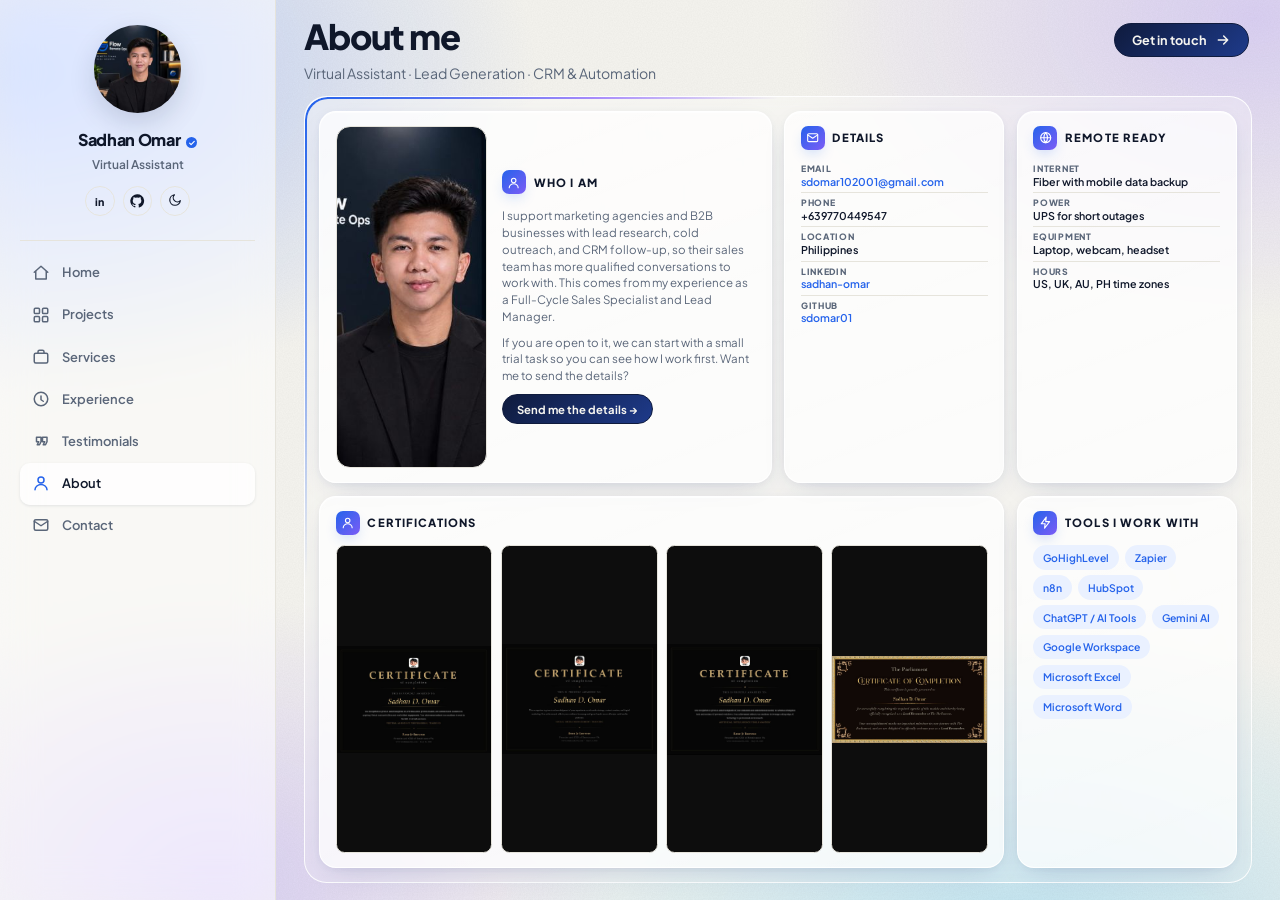
<file: about.html>
<!DOCTYPE html>
<html lang="en" data-theme="light" class="home-page fit-page">
<head>
<meta charset="UTF-8">
<meta name="viewport" content="width=device-width, initial-scale=1.0, viewport-fit=cover">
<title>About | Sadhan Omar</title>
<meta name="description" content="About Sadhan Omar, virtual assistant for lead generation, CRM and automation.">
<script>try{var t=localStorage.getItem('theme');if(t==='dark'||t==='light')document.documentElement.setAttribute('data-theme',t)}catch(e){}</script>
<link rel="preconnect" href="https://fonts.googleapis.com">
<link rel="preconnect" href="https://fonts.gstatic.com" crossorigin>
<link href="https://fonts.googleapis.com/css2?family=Plus+Jakarta+Sans:wght@400;500;600;700;800&family=Space+Grotesk:wght@500;600;700&display=swap" rel="stylesheet">
<link rel="stylesheet" href="styles.css">
</head>
<body class="home">
<div class="app">
  <aside class="side">
    <div class="prof">
      <div class="avatar" role="img" aria-label="Portrait of Sadhan Omar"></div>
      <a class="name" href="index.html">Sadhan Omar<span class="vf"><svg viewBox="0 0 24 24"><path d="M5 12.5l4.5 4.5L19 7.5"/></svg></span></a>
      <div class="role">Virtual Assistant</div>
      <div class="sub">B2B Lead Generation · CRM &amp; Automation</div>
      <div class="icons">
        <a class="ibtn" href="https://www.linkedin.com/in/sadhan-omar-b422b1380" target="_blank" rel="noopener" aria-label="LinkedIn">in</a>
        <a class="ibtn" href="https://github.com/sdomar01" target="_blank" rel="noopener" aria-label="GitHub"><svg class="fill" viewBox="0 0 24 24" aria-hidden="true"><path d="M12 .5a11.5 11.5 0 00-3.64 22.41c.58.1.79-.25.79-.56v-2c-3.2.7-3.88-1.37-3.88-1.37-.52-1.33-1.28-1.69-1.28-1.69-1.04-.71.08-.7.08-.7 1.15.08 1.76 1.19 1.76 1.19 1.03 1.76 2.69 1.25 3.35.96.1-.75.4-1.25.73-1.54-2.55-.29-5.24-1.28-5.24-5.69 0-1.26.45-2.28 1.19-3.09-.12-.29-.52-1.46.11-3.05 0 0 .97-.31 3.17 1.18a11 11 0 015.77 0c2.2-1.49 3.17-1.18 3.17-1.18.63 1.59.23 2.76.11 3.05.74.81 1.19 1.83 1.19 3.09 0 4.42-2.69 5.39-5.26 5.68.41.36.78 1.06.78 2.14v3.17c0 .31.21.67.8.56A11.5 11.5 0 0012 .5z"/></svg></a>
        <button class="ibtn" id="theme" type="button" aria-label="Switch to dark mode"><span class="moon"><svg viewBox="0 0 24 24" aria-hidden="true"><path d="M21 13A9 9 0 1111 3a7 7 0 0010 10z"/></svg></span><span class="sun"><svg viewBox="0 0 24 24" aria-hidden="true"><circle cx="12" cy="12" r="4"/><path d="M12 2v2M12 20v2M4.9 4.9l1.4 1.4M17.7 17.7l1.4 1.4M2 12h2M20 12h2M4.9 19.1l1.4-1.4M17.7 6.3l1.4-1.4"/></svg></span></button>
      </div>
    </div>
    <nav class="menu" aria-label="Portfolio pages"><a href="index.html"><svg viewBox="0 0 24 24" aria-hidden="true"><path d="M3 11l9-8 9 8"/><path d="M5 10v10h14V10"/></svg>Home</a><a href="projects.html"><svg viewBox="0 0 24 24" aria-hidden="true"><rect x="3" y="3" width="7" height="7" rx="1.5"/><rect x="14" y="3" width="7" height="7" rx="1.5"/><rect x="3" y="14" width="7" height="7" rx="1.5"/><rect x="14" y="14" width="7" height="7" rx="1.5"/></svg>Projects</a><a href="services.html"><svg viewBox="0 0 24 24" aria-hidden="true"><rect x="3" y="7" width="18" height="13" rx="2"/><path d="M8 7V5a2 2 0 012-2h4a2 2 0 012 2v2"/></svg>Services</a><a href="experience.html"><svg viewBox="0 0 24 24" aria-hidden="true"><path d="M12 8v5l3 2"/><circle cx="12" cy="12" r="9"/></svg>Experience</a><a href="testimonials.html"><svg viewBox="0 0 24 24" aria-hidden="true"><path d="M7 17h3l2-4V7H6v6h3zM15 17h3l2-4V7h-6v6h3z"/></svg>Testimonials</a><a href="about.html" aria-current="page"><svg viewBox="0 0 24 24" aria-hidden="true"><circle cx="12" cy="8" r="4"/><path d="M4 21c0-4 4-7 8-7s8 3 8 7"/></svg>About</a><a href="contact.html"><svg viewBox="0 0 24 24" aria-hidden="true"><rect x="3" y="5" width="18" height="14" rx="2"/><path d="M3 7l9 6 9-6"/></svg>Contact</a></nav>
  </aside>
  <div class="content">
    <div class="topbar"><span class="crumb">About</span><a class="btn" href="contact.html">Get in touch <svg viewBox="0 0 24 24" aria-hidden="true"><path d="M5 12h14M13 6l6 6-6 6"/></svg></a></div>
    <div class="home-wrap">
<div class="hh"><h1>About me</h1><p>Virtual Assistant · Lead Generation · CRM &amp; Automation</p></div>
<section class="bento2 ab">
<div class="bt ab-intro"><div class="about-photo sm" role="img" aria-label="Portrait of Sadhan Omar"></div><div class="ab-txt"><div class="bt-h"><span class="bi"><svg viewBox="0 0 24 24" aria-hidden="true"><circle cx="12" cy="8" r="4"/><path d="M4 21c0-4 4-7 8-7s8 3 8 7"/></svg></span><h2>Who I am</h2></div>
<p class="bt-d">I support marketing agencies and B2B businesses with lead research, cold outreach, and CRM follow-up, so their sales team has more qualified conversations to work with. This comes from my experience as a Full-Cycle Sales Specialist and Lead Manager.</p>
<p class="bt-d">If you are open to it, we can start with a small trial task so you can see how I work first. Want me to send the details?</p>
<a class="btn sm" href="contact.html">Send me the details &rarr;</a></div></div>
<div class="bt ab-det"><div class="bt-h"><span class="bi"><svg viewBox="0 0 24 24" aria-hidden="true"><rect x="3" y="5" width="18" height="14" rx="2"/><path d="M3 7l9 6 9-6"/></svg></span><h2>Details</h2></div><ul class="dl2">
<li><span>Email</span><a href="mailto:sdomar102001@gmail.com">sdomar102001@gmail.com</a></li><li><span>Phone</span>+639770449547</li><li><span>Location</span>Philippines</li>
<li><span>LinkedIn</span><a href="https://www.linkedin.com/in/sadhan-omar-b422b1380" target="_blank" rel="noopener">sadhan-omar</a></li><li><span>GitHub</span><a href="https://github.com/sdomar01" target="_blank" rel="noopener">sdomar01</a></li></ul></div>
<div class="bt ab-rem"><div class="bt-h"><span class="bi"><svg viewBox="0 0 24 24" aria-hidden="true"><circle cx="12" cy="12" r="9"/><path d="M3 12h18M12 3a14 14 0 010 18M12 3a14 14 0 000 18"/></svg></span><h2>Remote ready</h2></div><ul class="dl2">
<li><span>Internet</span>Fiber with mobile data backup</li><li><span>Power</span>UPS for short outages</li><li><span>Equipment</span>Laptop, webcam, headset</li><li><span>Hours</span>US, UK, AU, PH time zones</li></ul></div>
<div class="bt ab-cert" id="certs"><div class="bt-h"><span class="bi"><svg viewBox="0 0 24 24" aria-hidden="true"><circle cx="12" cy="8" r="4"/><path d="M4 21c0-4 4-7 8-7s8 3 8 7"/></svg></span><h2>Certifications</h2></div><div class="czgrid"><figure class="shot cz"><img src="[data-uri]" alt="Certificate" loading="lazy"></figure><figure class="shot cz"><img src="[data-uri]" alt="Certificate" loading="lazy"></figure><figure class="shot cz"><img src="[data-uri]" alt="Certificate" loading="lazy"></figure><figure class="shot cz"><img src="[data-uri]" alt="Certificate" loading="lazy"></figure></div></div>
<div class="bt ab-tools"><div class="bt-h"><span class="bi"><svg viewBox="0 0 24 24" aria-hidden="true"><path d="M13 2L4 14h7l-1 8 9-12h-7z"/></svg></span><h2>Tools I work with</h2></div><div class="tags"><span class="tag">GoHighLevel</span><span class="tag">Zapier</span><span class="tag">n8n</span><span class="tag">HubSpot</span><span class="tag">ChatGPT / AI Tools</span><span class="tag">Gemini AI</span><span class="tag">Google Workspace</span><span class="tag">Microsoft Excel</span><span class="tag">Microsoft Word</span></div></div>
</section></div>
    <div class="foot">Sadhan Omar · Virtual Assistant · Lead Generation, CRM and Automation</div>
  </div>
</div>
<script src="script.js"></script>
</body>
</html>
</file>
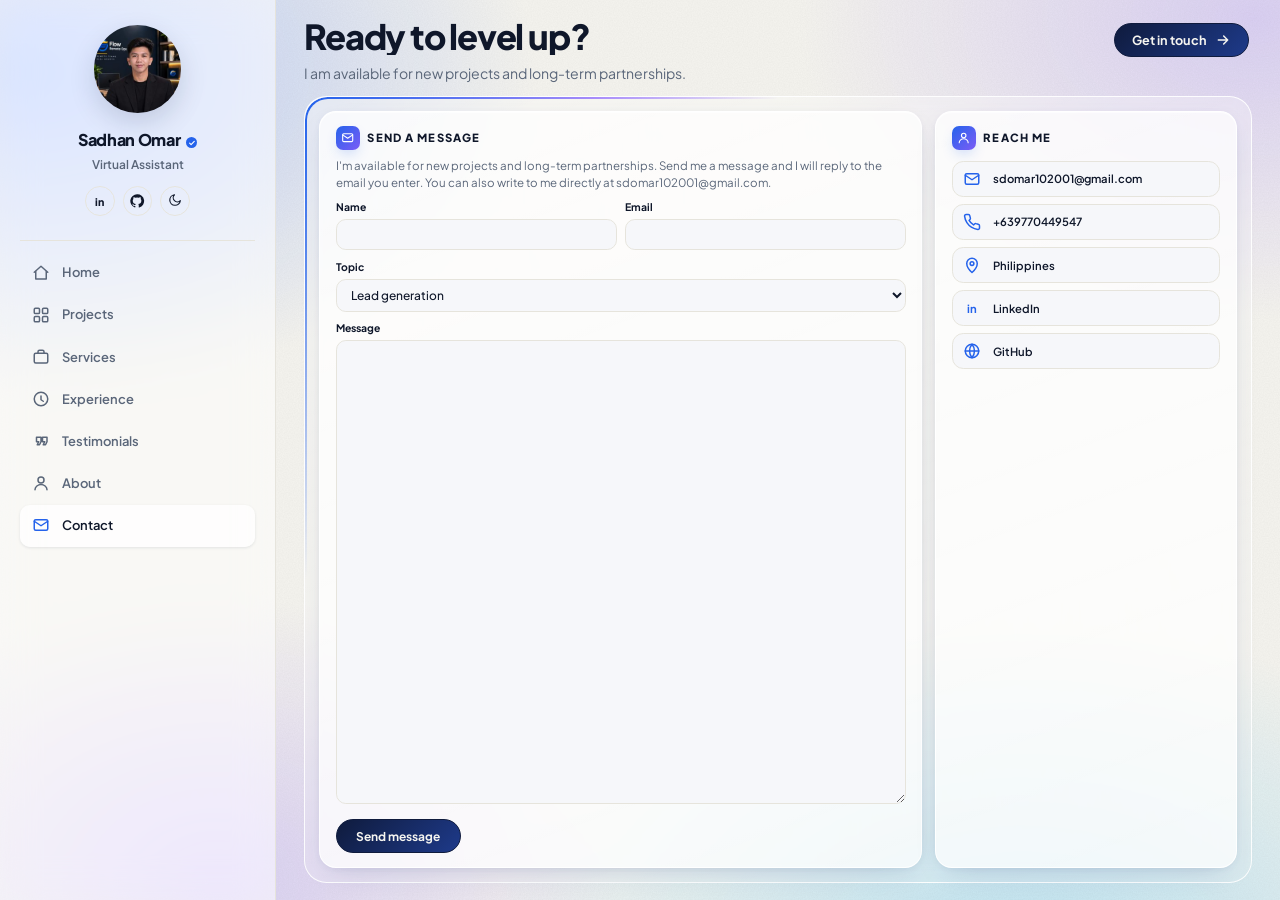
<file: contact.html>
<!DOCTYPE html>
<html lang="en" data-theme="light" class="home-page fit-page">
<head>
<meta charset="UTF-8">
<meta name="viewport" content="width=device-width, initial-scale=1.0, viewport-fit=cover">
<title>Contact | Sadhan Omar</title>
<meta name="description" content="Contact Sadhan Omar for lead generation, CRM and GoHighLevel setup, and workflow automation.">
<script>try{var t=localStorage.getItem('theme');if(t==='dark'||t==='light')document.documentElement.setAttribute('data-theme',t)}catch(e){}</script>
<link rel="preconnect" href="https://fonts.googleapis.com">
<link rel="preconnect" href="https://fonts.gstatic.com" crossorigin>
<link href="https://fonts.googleapis.com/css2?family=Plus+Jakarta+Sans:wght@400;500;600;700;800&family=Space+Grotesk:wght@500;600;700&display=swap" rel="stylesheet">
<link rel="stylesheet" href="styles.css">
</head>
<body class="home">
<div class="app">
  <aside class="side">
    <div class="prof">
      <div class="avatar" role="img" aria-label="Portrait of Sadhan Omar"></div>
      <a class="name" href="index.html">Sadhan Omar<span class="vf"><svg viewBox="0 0 24 24"><path d="M5 12.5l4.5 4.5L19 7.5"/></svg></span></a>
      <div class="role">Virtual Assistant</div>
      <div class="sub">B2B Lead Generation · CRM &amp; Automation</div>
      <div class="icons">
        <a class="ibtn" href="https://www.linkedin.com/in/sadhan-omar-b422b1380" target="_blank" rel="noopener" aria-label="LinkedIn">in</a>
        <a class="ibtn" href="https://github.com/sdomar01" target="_blank" rel="noopener" aria-label="GitHub"><svg class="fill" viewBox="0 0 24 24" aria-hidden="true"><path d="M12 .5a11.5 11.5 0 00-3.64 22.41c.58.1.79-.25.79-.56v-2c-3.2.7-3.88-1.37-3.88-1.37-.52-1.33-1.28-1.69-1.28-1.69-1.04-.71.08-.7.08-.7 1.15.08 1.76 1.19 1.76 1.19 1.03 1.76 2.69 1.25 3.35.96.1-.75.4-1.25.73-1.54-2.55-.29-5.24-1.28-5.24-5.69 0-1.26.45-2.28 1.19-3.09-.12-.29-.52-1.46.11-3.05 0 0 .97-.31 3.17 1.18a11 11 0 015.77 0c2.2-1.49 3.17-1.18 3.17-1.18.63 1.59.23 2.76.11 3.05.74.81 1.19 1.83 1.19 3.09 0 4.42-2.69 5.39-5.26 5.68.41.36.78 1.06.78 2.14v3.17c0 .31.21.67.8.56A11.5 11.5 0 0012 .5z"/></svg></a>
        <button class="ibtn" id="theme" type="button" aria-label="Switch to dark mode"><span class="moon"><svg viewBox="0 0 24 24" aria-hidden="true"><path d="M21 13A9 9 0 1111 3a7 7 0 0010 10z"/></svg></span><span class="sun"><svg viewBox="0 0 24 24" aria-hidden="true"><circle cx="12" cy="12" r="4"/><path d="M12 2v2M12 20v2M4.9 4.9l1.4 1.4M17.7 17.7l1.4 1.4M2 12h2M20 12h2M4.9 19.1l1.4-1.4M17.7 6.3l1.4-1.4"/></svg></span></button>
      </div>
    </div>
    <nav class="menu" aria-label="Portfolio pages"><a href="index.html"><svg viewBox="0 0 24 24" aria-hidden="true"><path d="M3 11l9-8 9 8"/><path d="M5 10v10h14V10"/></svg>Home</a><a href="projects.html"><svg viewBox="0 0 24 24" aria-hidden="true"><rect x="3" y="3" width="7" height="7" rx="1.5"/><rect x="14" y="3" width="7" height="7" rx="1.5"/><rect x="3" y="14" width="7" height="7" rx="1.5"/><rect x="14" y="14" width="7" height="7" rx="1.5"/></svg>Projects</a><a href="services.html"><svg viewBox="0 0 24 24" aria-hidden="true"><rect x="3" y="7" width="18" height="13" rx="2"/><path d="M8 7V5a2 2 0 012-2h4a2 2 0 012 2v2"/></svg>Services</a><a href="experience.html"><svg viewBox="0 0 24 24" aria-hidden="true"><path d="M12 8v5l3 2"/><circle cx="12" cy="12" r="9"/></svg>Experience</a><a href="testimonials.html"><svg viewBox="0 0 24 24" aria-hidden="true"><path d="M7 17h3l2-4V7H6v6h3zM15 17h3l2-4V7h-6v6h3z"/></svg>Testimonials</a><a href="about.html"><svg viewBox="0 0 24 24" aria-hidden="true"><circle cx="12" cy="8" r="4"/><path d="M4 21c0-4 4-7 8-7s8 3 8 7"/></svg>About</a><a href="contact.html" aria-current="page"><svg viewBox="0 0 24 24" aria-hidden="true"><rect x="3" y="5" width="18" height="14" rx="2"/><path d="M3 7l9 6 9-6"/></svg>Contact</a></nav>
  </aside>
  <div class="content">
    <div class="topbar"><span class="crumb">Contact</span><a class="btn" href="contact.html">Get in touch <svg viewBox="0 0 24 24" aria-hidden="true"><path d="M5 12h14M13 6l6 6-6 6"/></svg></a></div>
    <div class="home-wrap">
<div class="hh"><h1>Ready to level up?</h1><p>I am available for new projects and long-term partnerships.</p></div>
<section class="bento2 ct">
<div class="bt ct-form"><div class="bt-h"><span class="bi"><svg viewBox="0 0 24 24" aria-hidden="true"><rect x="3" y="5" width="18" height="14" rx="2"/><path d="M3 7l9 6 9-6"/></svg></span><h2>Send a message</h2></div>
<p class="bt-d" id="c-intro">Fill in the form and your message goes straight to my inbox.</p>
<form id="cform" novalidate>
<div class="two-f"><label for="c-name">Name<input id="c-name" name="name" autocomplete="name" required></label>
<label for="c-email">Email<input id="c-email" name="email" type="email" autocomplete="email" required></label></div>
<label for="c-topic">Topic<select id="c-topic" name="topic"><option>Lead generation</option><option>CRM or GoHighLevel setup</option><option>Workflow automation</option><option>Something else</option></select></label>
<label for="c-msg" class="grow">Message<textarea id="c-msg" name="message" required></textarea></label>
<div class="err" id="c-err" role="alert"></div>
<label class="hp" aria-hidden="true">Leave this field empty<input name="website" tabindex="-1" autocomplete="off"></label>
<div class="ok" id="c-ok" role="status" hidden></div>
<button class="btn" type="submit" id="c-submit">Write message</button>
</form>
<div class="draft" id="draft" hidden><pre id="draft-text"></pre><div class="row"><button class="btn alt" type="button" id="copy">Copy message</button><span class="note" id="copy-note"></span></div></div></div>
<aside class="bt ct-info"><div class="bt-h"><span class="bi"><svg viewBox="0 0 24 24" aria-hidden="true"><circle cx="12" cy="8" r="4"/><path d="M4 21c0-4 4-7 8-7s8 3 8 7"/></svg></span><h2>Reach me</h2></div><div class="cinfo">
<a href="mailto:sdomar102001@gmail.com"><svg viewBox="0 0 24 24" aria-hidden="true"><rect x="3" y="5" width="18" height="14" rx="2"/><path d="M3 7l9 6 9-6"/></svg>sdomar102001@gmail.com</a><div><svg viewBox="0 0 24 24" aria-hidden="true"><path d="M22 16.9v3a2 2 0 01-2.2 2 19.8 19.8 0 01-8.6-3.1 19.5 19.5 0 01-6-6A19.8 19.8 0 012.1 4.2 2 2 0 014.1 2h3a2 2 0 012 1.7c.1 1 .4 1.9.7 2.8a2 2 0 01-.5 2.1L8.1 9.9a16 16 0 006 6l1.3-1.3a2 2 0 012.1-.4c.9.3 1.8.6 2.8.7a2 2 0 011.7 2z"/></svg>+639770449547</div><div><svg viewBox="0 0 24 24" aria-hidden="true"><path d="M12 22s7-6.2 7-12a7 7 0 10-14 0c0 5.8 7 12 7 12z"/><circle cx="12" cy="10" r="2.5"/></svg>Philippines</div>
<a href="https://www.linkedin.com/in/sadhan-omar-b422b1380" target="_blank" rel="noopener"><b style="color:var(--accent)">in</b>LinkedIn</a><a href="https://github.com/sdomar01" target="_blank" rel="noopener"><svg viewBox="0 0 24 24" aria-hidden="true"><circle cx="12" cy="12" r="9"/><path d="M3 12h18M12 3a14 14 0 010 18M12 3a14 14 0 000 18"/></svg>GitHub</a></div></aside>
</section></div>
    <div class="foot">Sadhan Omar · Virtual Assistant · Lead Generation, CRM and Automation</div>
  </div>
</div>
<script src="script.js"></script>
</body>
</html>
</file>
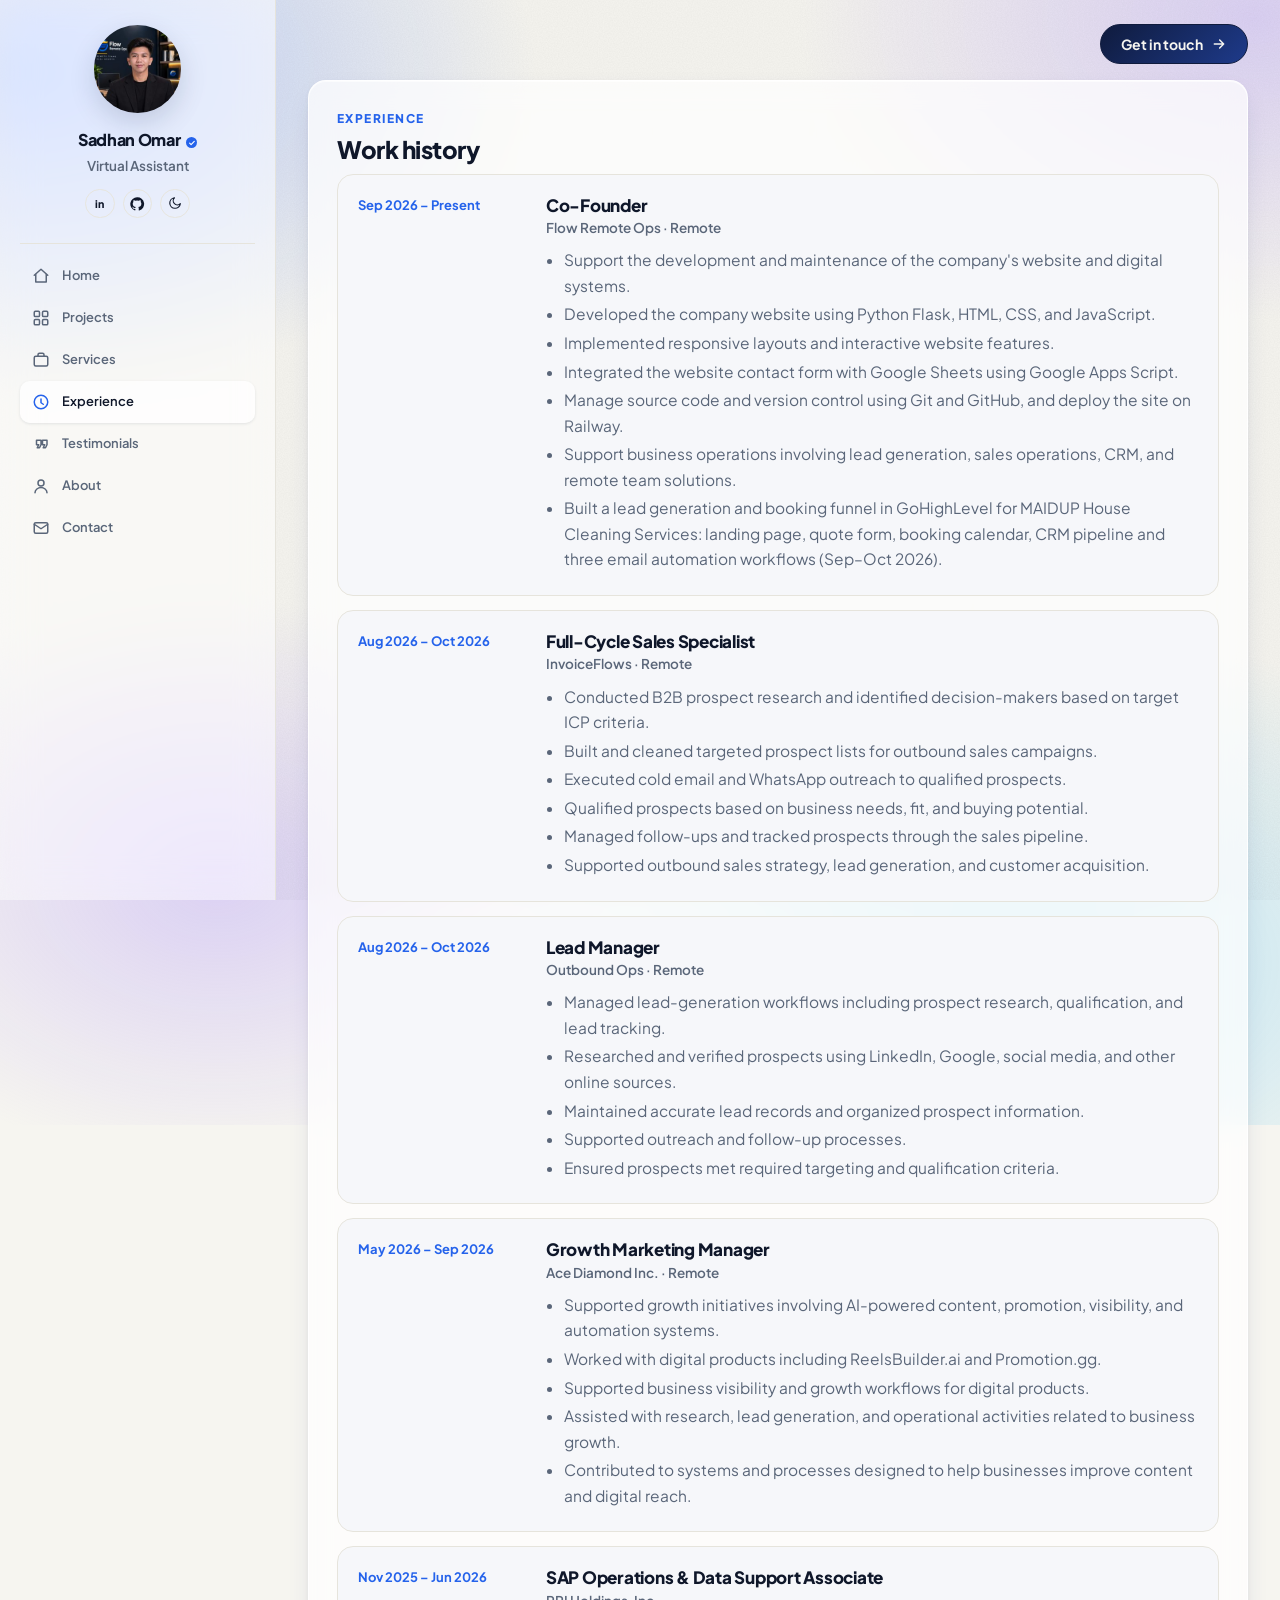
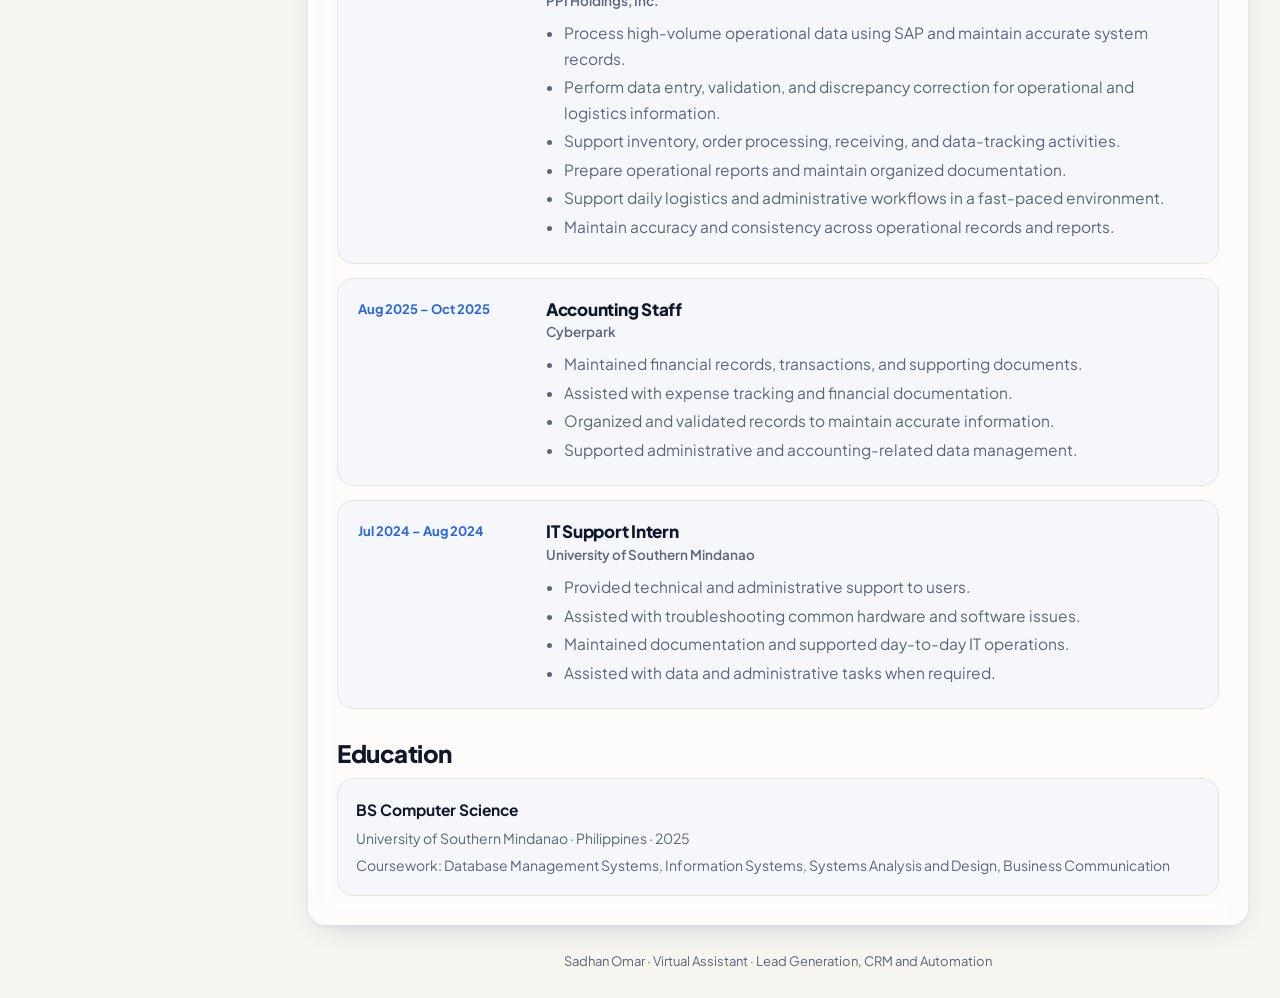
<file: experience.html>
<!DOCTYPE html>
<html lang="en" data-theme="light" class="home-page">
<head>
<meta charset="UTF-8">
<meta name="viewport" content="width=device-width, initial-scale=1.0, viewport-fit=cover">
<title>Experience | Sadhan Omar</title>
<meta name="description" content="Work history and education of Sadhan Omar.">
<script>try{var t=localStorage.getItem('theme');if(t==='dark'||t==='light')document.documentElement.setAttribute('data-theme',t)}catch(e){}</script>
<link rel="preconnect" href="https://fonts.googleapis.com">
<link rel="preconnect" href="https://fonts.gstatic.com" crossorigin>
<link href="https://fonts.googleapis.com/css2?family=Plus+Jakarta+Sans:wght@400;500;600;700;800&family=Space+Grotesk:wght@500;600;700&display=swap" rel="stylesheet">
<link rel="stylesheet" href="styles.css">
</head>
<body class="inner">
<div class="app">
  <aside class="side">
    <div class="prof">
      <div class="avatar" role="img" aria-label="Portrait of Sadhan Omar"></div>
      <a class="name" href="index.html">Sadhan Omar<span class="vf"><svg viewBox="0 0 24 24"><path d="M5 12.5l4.5 4.5L19 7.5"/></svg></span></a>
      <div class="role">Virtual Assistant</div>
      <div class="sub">B2B Lead Generation · CRM &amp; Automation</div>
      <div class="icons">
        <a class="ibtn" href="https://www.linkedin.com/in/sadhan-omar-b422b1380" target="_blank" rel="noopener" aria-label="LinkedIn">in</a>
        <a class="ibtn" href="https://github.com/sdomar01" target="_blank" rel="noopener" aria-label="GitHub"><svg class="fill" viewBox="0 0 24 24" aria-hidden="true"><path d="M12 .5a11.5 11.5 0 00-3.64 22.41c.58.1.79-.25.79-.56v-2c-3.2.7-3.88-1.37-3.88-1.37-.52-1.33-1.28-1.69-1.28-1.69-1.04-.71.08-.7.08-.7 1.15.08 1.76 1.19 1.76 1.19 1.03 1.76 2.69 1.25 3.35.96.1-.75.4-1.25.73-1.54-2.55-.29-5.24-1.28-5.24-5.69 0-1.26.45-2.28 1.19-3.09-.12-.29-.52-1.46.11-3.05 0 0 .97-.31 3.17 1.18a11 11 0 015.77 0c2.2-1.49 3.17-1.18 3.17-1.18.63 1.59.23 2.76.11 3.05.74.81 1.19 1.83 1.19 3.09 0 4.42-2.69 5.39-5.26 5.68.41.36.78 1.06.78 2.14v3.17c0 .31.21.67.8.56A11.5 11.5 0 0012 .5z"/></svg></a>
        <button class="ibtn" id="theme" type="button" aria-label="Switch to dark mode"><span class="moon"><svg viewBox="0 0 24 24" aria-hidden="true"><path d="M21 13A9 9 0 1111 3a7 7 0 0010 10z"/></svg></span><span class="sun"><svg viewBox="0 0 24 24" aria-hidden="true"><circle cx="12" cy="12" r="4"/><path d="M12 2v2M12 20v2M4.9 4.9l1.4 1.4M17.7 17.7l1.4 1.4M2 12h2M20 12h2M4.9 19.1l1.4-1.4M17.7 6.3l1.4-1.4"/></svg></span></button>
      </div>
    </div>
    <nav class="menu" aria-label="Portfolio pages"><a href="index.html"><svg viewBox="0 0 24 24" aria-hidden="true"><path d="M3 11l9-8 9 8"/><path d="M5 10v10h14V10"/></svg>Home</a><a href="projects.html"><svg viewBox="0 0 24 24" aria-hidden="true"><rect x="3" y="3" width="7" height="7" rx="1.5"/><rect x="14" y="3" width="7" height="7" rx="1.5"/><rect x="3" y="14" width="7" height="7" rx="1.5"/><rect x="14" y="14" width="7" height="7" rx="1.5"/></svg>Projects</a><a href="services.html"><svg viewBox="0 0 24 24" aria-hidden="true"><rect x="3" y="7" width="18" height="13" rx="2"/><path d="M8 7V5a2 2 0 012-2h4a2 2 0 012 2v2"/></svg>Services</a><a href="experience.html" aria-current="page"><svg viewBox="0 0 24 24" aria-hidden="true"><path d="M12 8v5l3 2"/><circle cx="12" cy="12" r="9"/></svg>Experience</a><a href="testimonials.html"><svg viewBox="0 0 24 24" aria-hidden="true"><path d="M7 17h3l2-4V7H6v6h3zM15 17h3l2-4V7h-6v6h3z"/></svg>Testimonials</a><a href="about.html"><svg viewBox="0 0 24 24" aria-hidden="true"><circle cx="12" cy="8" r="4"/><path d="M4 21c0-4 4-7 8-7s8 3 8 7"/></svg>About</a><a href="contact.html"><svg viewBox="0 0 24 24" aria-hidden="true"><rect x="3" y="5" width="18" height="14" rx="2"/><path d="M3 7l9 6 9-6"/></svg>Contact</a></nav>
  </aside>
  <div class="content">
    <div class="topbar"><span class="crumb">Experience</span><a class="btn" href="contact.html">Get in touch <svg viewBox="0 0 24 24" aria-hidden="true"><path d="M5 12h14M13 6l6 6-6 6"/></svg></a></div>
    <section class="panel"><div class="block">
        <div class="eyebrow">Experience</div>
        <h2 class="sec-title">Work history</h2>
      </div>
      <div class="log">
        <article class="entry">
          <div class="when">Sep 2026 – Present</div>
          <div>
            <h3>Co-Founder</h3>
            <div class="org">Flow Remote Ops · Remote</div>
            <ul><li>Support the development and maintenance of the company's website and digital systems.</li><li>Developed the company website using Python Flask, HTML, CSS, and JavaScript.</li><li>Implemented responsive layouts and interactive website features.</li><li>Integrated the website contact form with Google Sheets using Google Apps Script.</li><li>Manage source code and version control using Git and GitHub, and deploy the site on Railway.</li><li>Support business operations involving lead generation, sales operations, CRM, and remote team solutions.</li><li>Built a lead generation and booking funnel in GoHighLevel for MAIDUP House Cleaning Services: landing page, quote form, booking calendar, CRM pipeline and three email automation workflows (Sep–Oct 2026).</li></ul>
          </div>
        </article>
        <article class="entry">
          <div class="when">Aug 2026 – Oct 2026</div>
          <div>
            <h3>Full-Cycle Sales Specialist</h3>
            <div class="org">InvoiceFlows · Remote</div>
            <ul><li>Conducted B2B prospect research and identified decision-makers based on target ICP criteria.</li><li>Built and cleaned targeted prospect lists for outbound sales campaigns.</li><li>Executed cold email and WhatsApp outreach to qualified prospects.</li><li>Qualified prospects based on business needs, fit, and buying potential.</li><li>Managed follow-ups and tracked prospects through the sales pipeline.</li><li>Supported outbound sales strategy, lead generation, and customer acquisition.</li></ul>
          </div>
        </article>
        <article class="entry">
          <div class="when">Aug 2026 – Oct 2026</div>
          <div>
            <h3>Lead Manager</h3>
            <div class="org">Outbound Ops · Remote</div>
            <ul><li>Managed lead-generation workflows including prospect research, qualification, and lead tracking.</li><li>Researched and verified prospects using LinkedIn, Google, social media, and other online sources.</li><li>Maintained accurate lead records and organized prospect information.</li><li>Supported outreach and follow-up processes.</li><li>Ensured prospects met required targeting and qualification criteria.</li></ul>
          </div>
        </article>
        <article class="entry">
          <div class="when">May 2026 – Sep 2026</div>
          <div>
            <h3>Growth Marketing Manager</h3>
            <div class="org">Ace Diamond Inc. · Remote</div>
            <ul><li>Supported growth initiatives involving AI-powered content, promotion, visibility, and automation systems.</li><li>Worked with digital products including ReelsBuilder.ai and Promotion.gg.</li><li>Supported business visibility and growth workflows for digital products.</li><li>Assisted with research, lead generation, and operational activities related to business growth.</li><li>Contributed to systems and processes designed to help businesses improve content and digital reach.</li></ul>
          </div>
        </article>
        <article class="entry">
          <div class="when">Nov 2025 – Jun 2026</div>
          <div>
            <h3>SAP Operations &amp; Data Support Associate</h3>
            <div class="org">PPI Holdings, Inc.</div>
            <ul><li>Process high-volume operational data using SAP and maintain accurate system records.</li><li>Perform data entry, validation, and discrepancy correction for operational and logistics information.</li><li>Support inventory, order processing, receiving, and data-tracking activities.</li><li>Prepare operational reports and maintain organized documentation.</li><li>Support daily logistics and administrative workflows in a fast-paced environment.</li><li>Maintain accuracy and consistency across operational records and reports.</li></ul>
          </div>
        </article>
        <article class="entry">
          <div class="when">Aug 2025 – Oct 2025</div>
          <div>
            <h3>Accounting Staff</h3>
            <div class="org">Cyberpark</div>
            <ul><li>Maintained financial records, transactions, and supporting documents.</li><li>Assisted with expense tracking and financial documentation.</li><li>Organized and validated records to maintain accurate information.</li><li>Supported administrative and accounting-related data management.</li></ul>
          </div>
        </article>
        <article class="entry">
          <div class="when">Jul 2024 – Aug 2024</div>
          <div>
            <h3>IT Support Intern</h3>
            <div class="org">University of Southern Mindanao</div>
            <ul><li>Provided technical and administrative support to users.</li><li>Assisted with troubleshooting common hardware and software issues.</li><li>Maintained documentation and supported day-to-day IT operations.</li><li>Assisted with data and administrative tasks when required.</li></ul>
          </div>
        </article>
      </div>
      <div class="block">
        <h2 class="sec-title">Education</h2>
        <div class="certs">
          <div class="cert"><b>BS Computer Science</b><span>University of Southern Mindanao · Philippines · 2025</span><span>Coursework: Database Management Systems, Information Systems, Systems Analysis and Design, Business Communication</span></div>
        </div>
      </div>
      </section>
    <div class="foot">Sadhan Omar · Virtual Assistant · Lead Generation, CRM and Automation</div>
  </div>
</div>
<script src="script.js"></script>
</body>
</html>
</file>
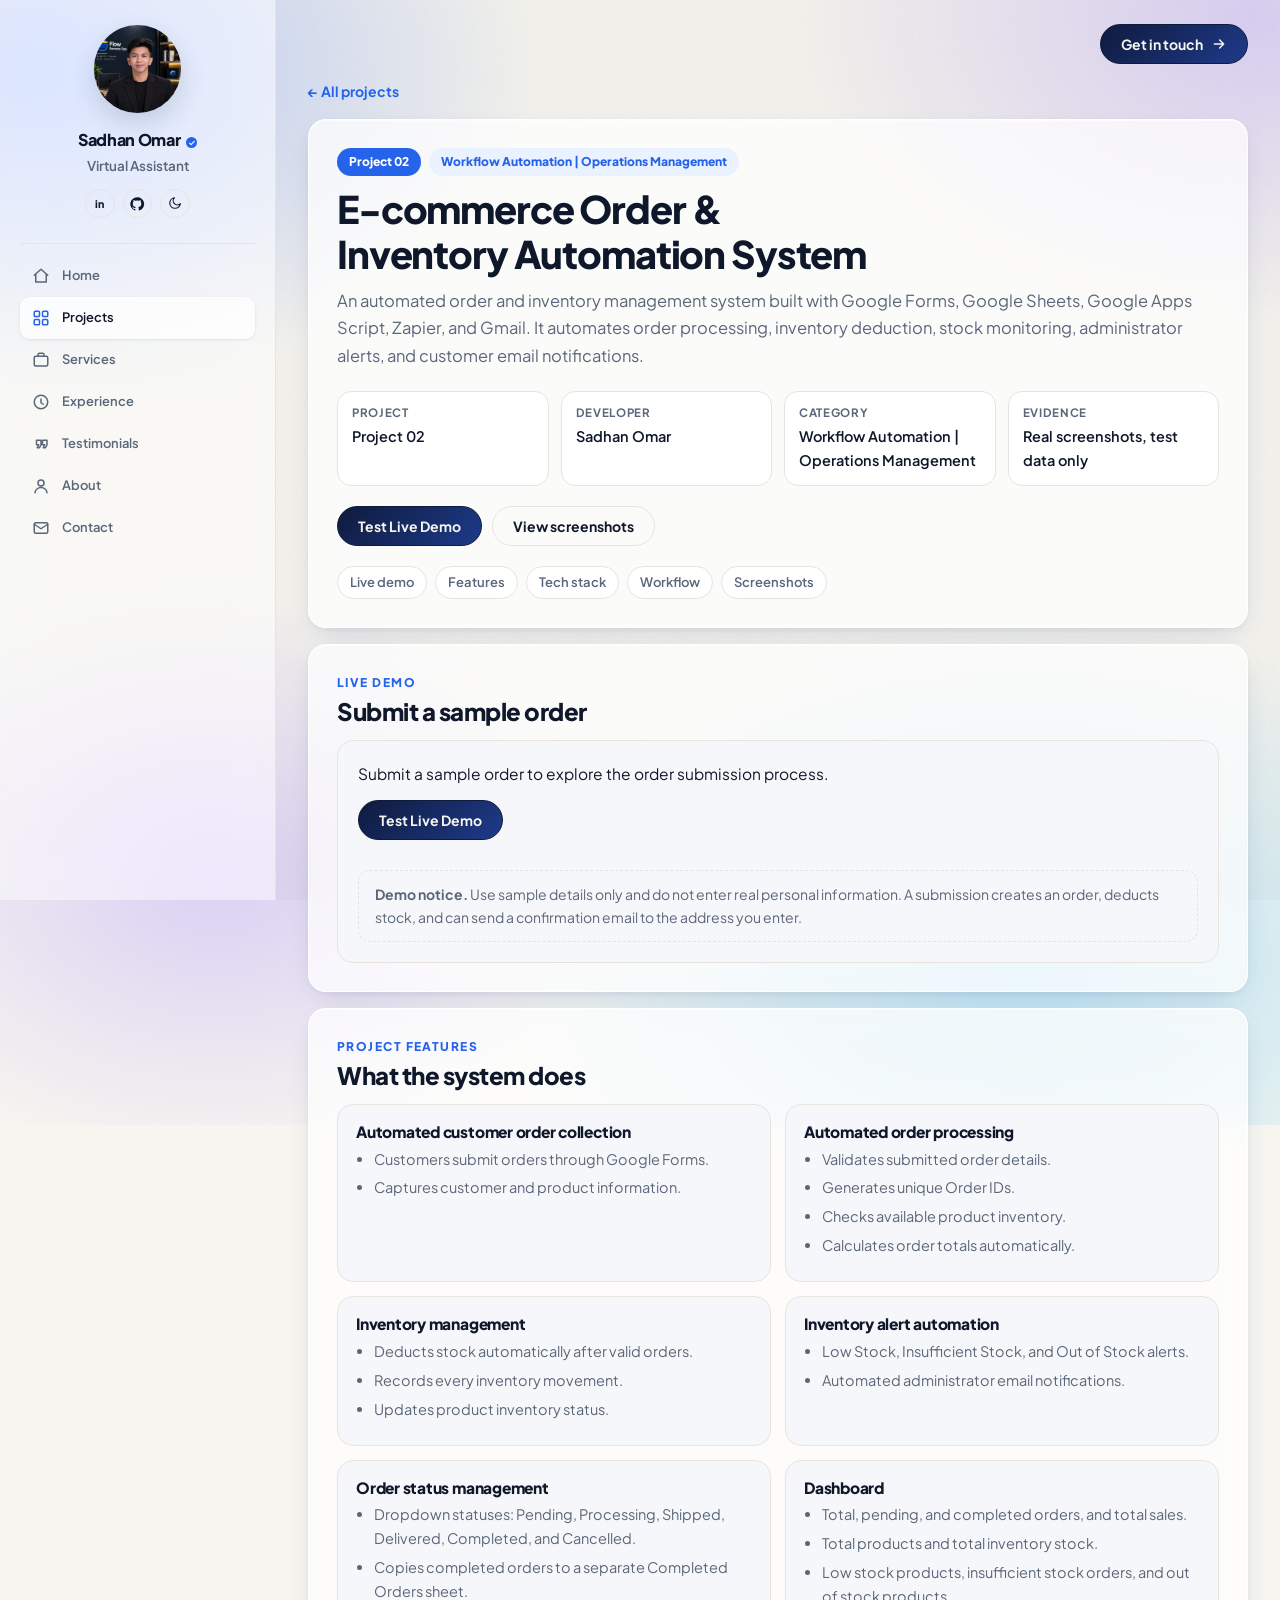
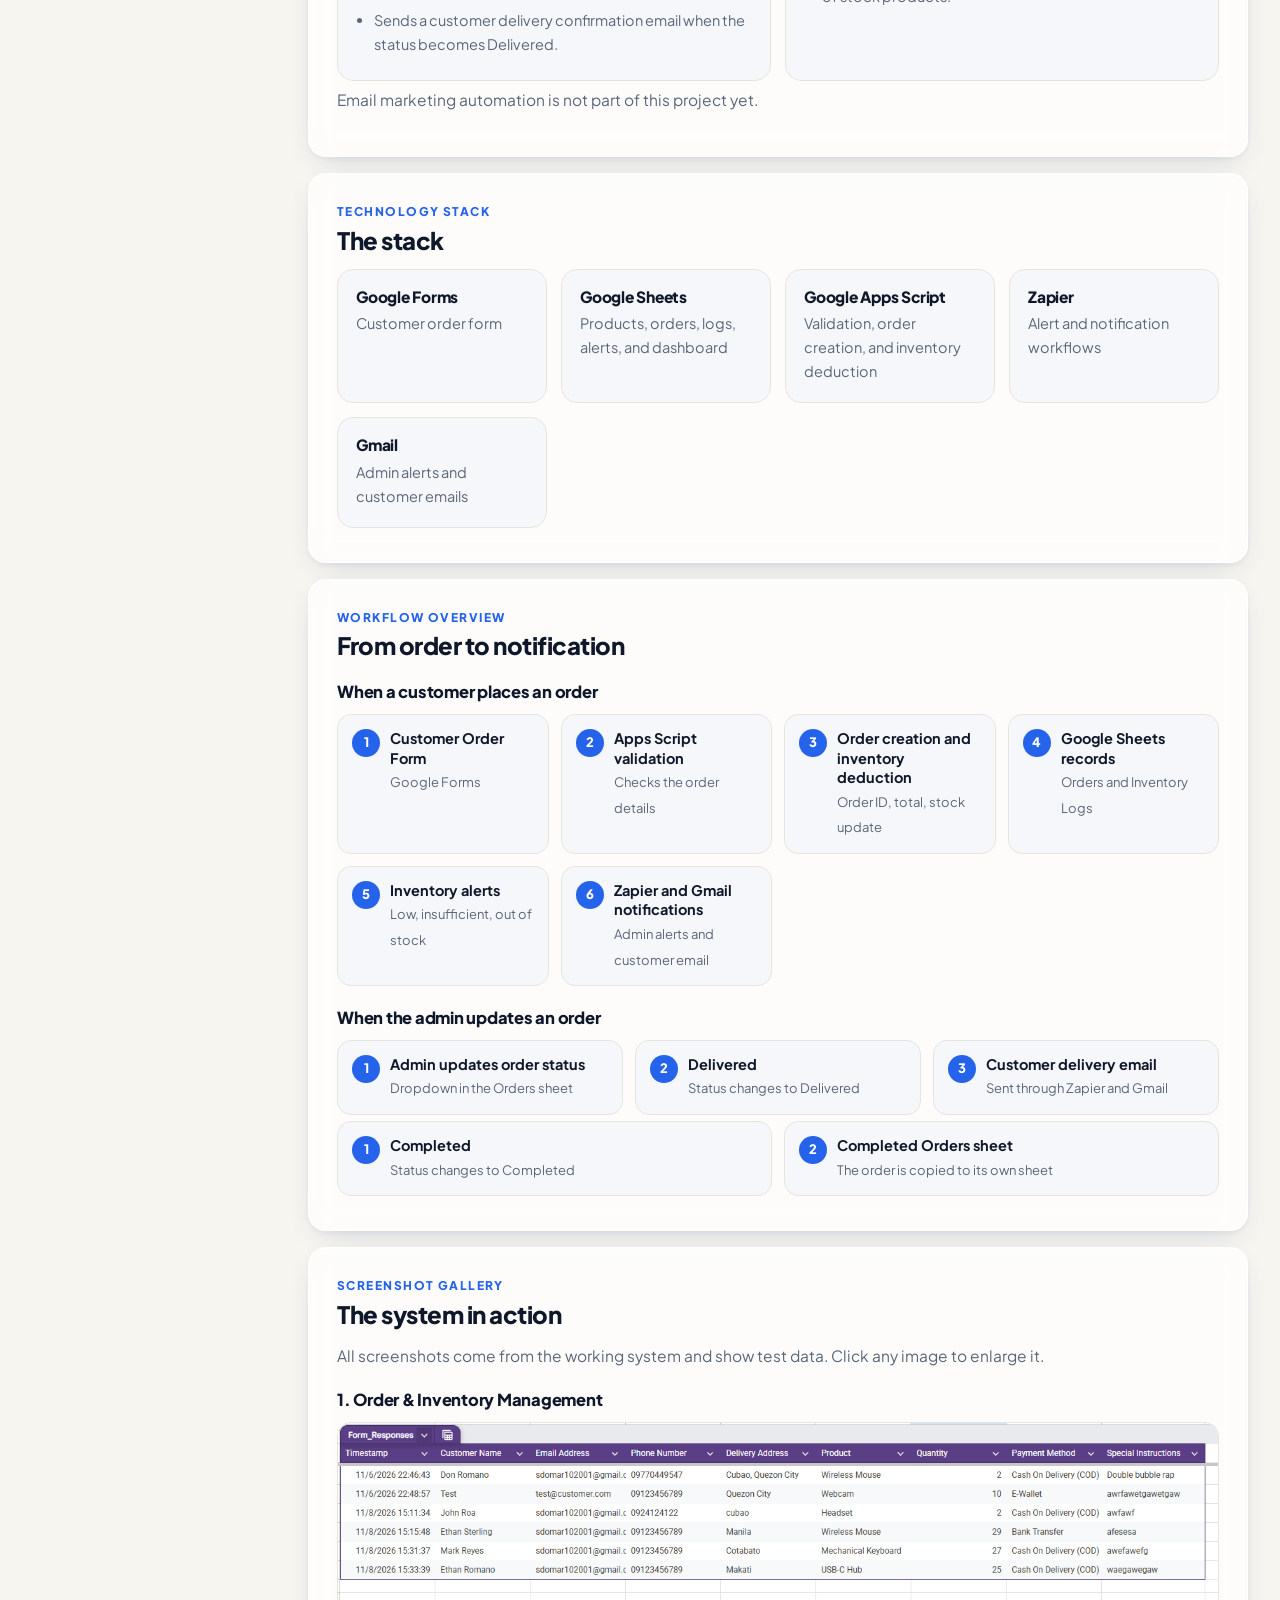
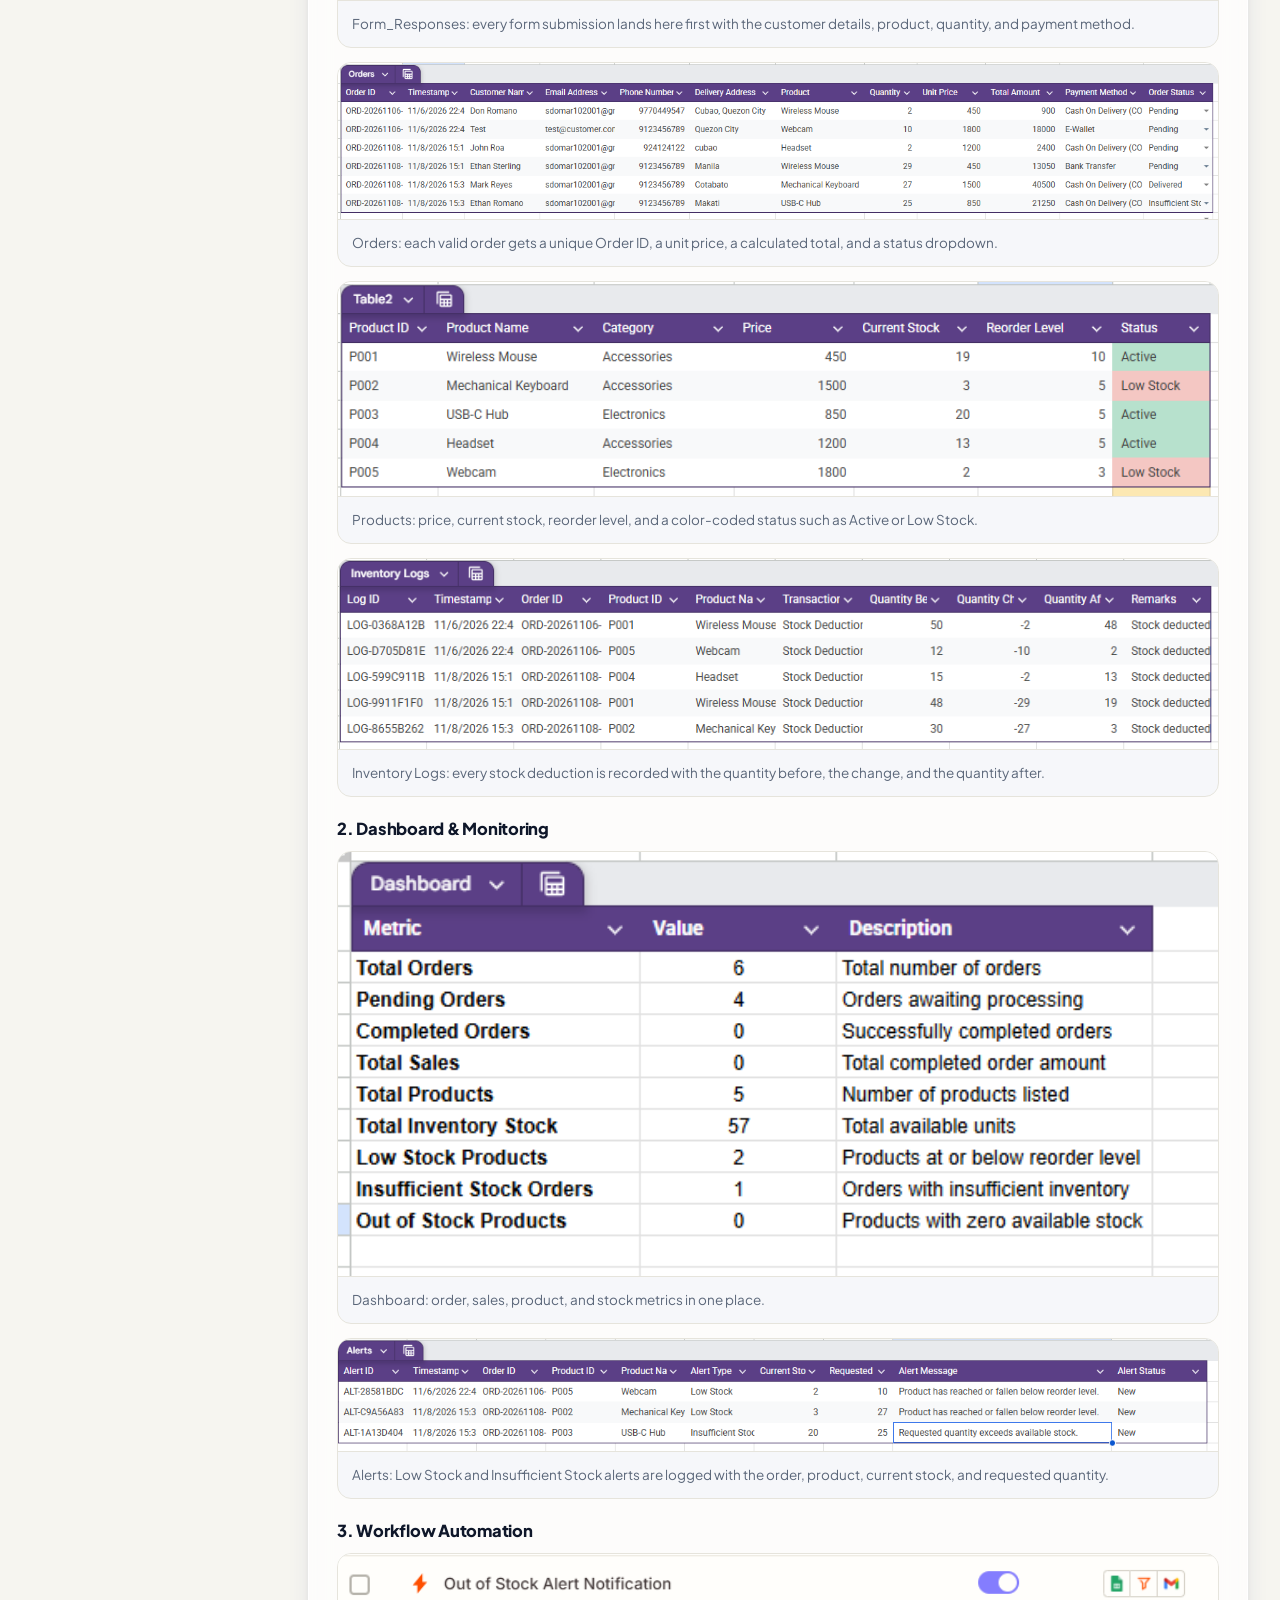
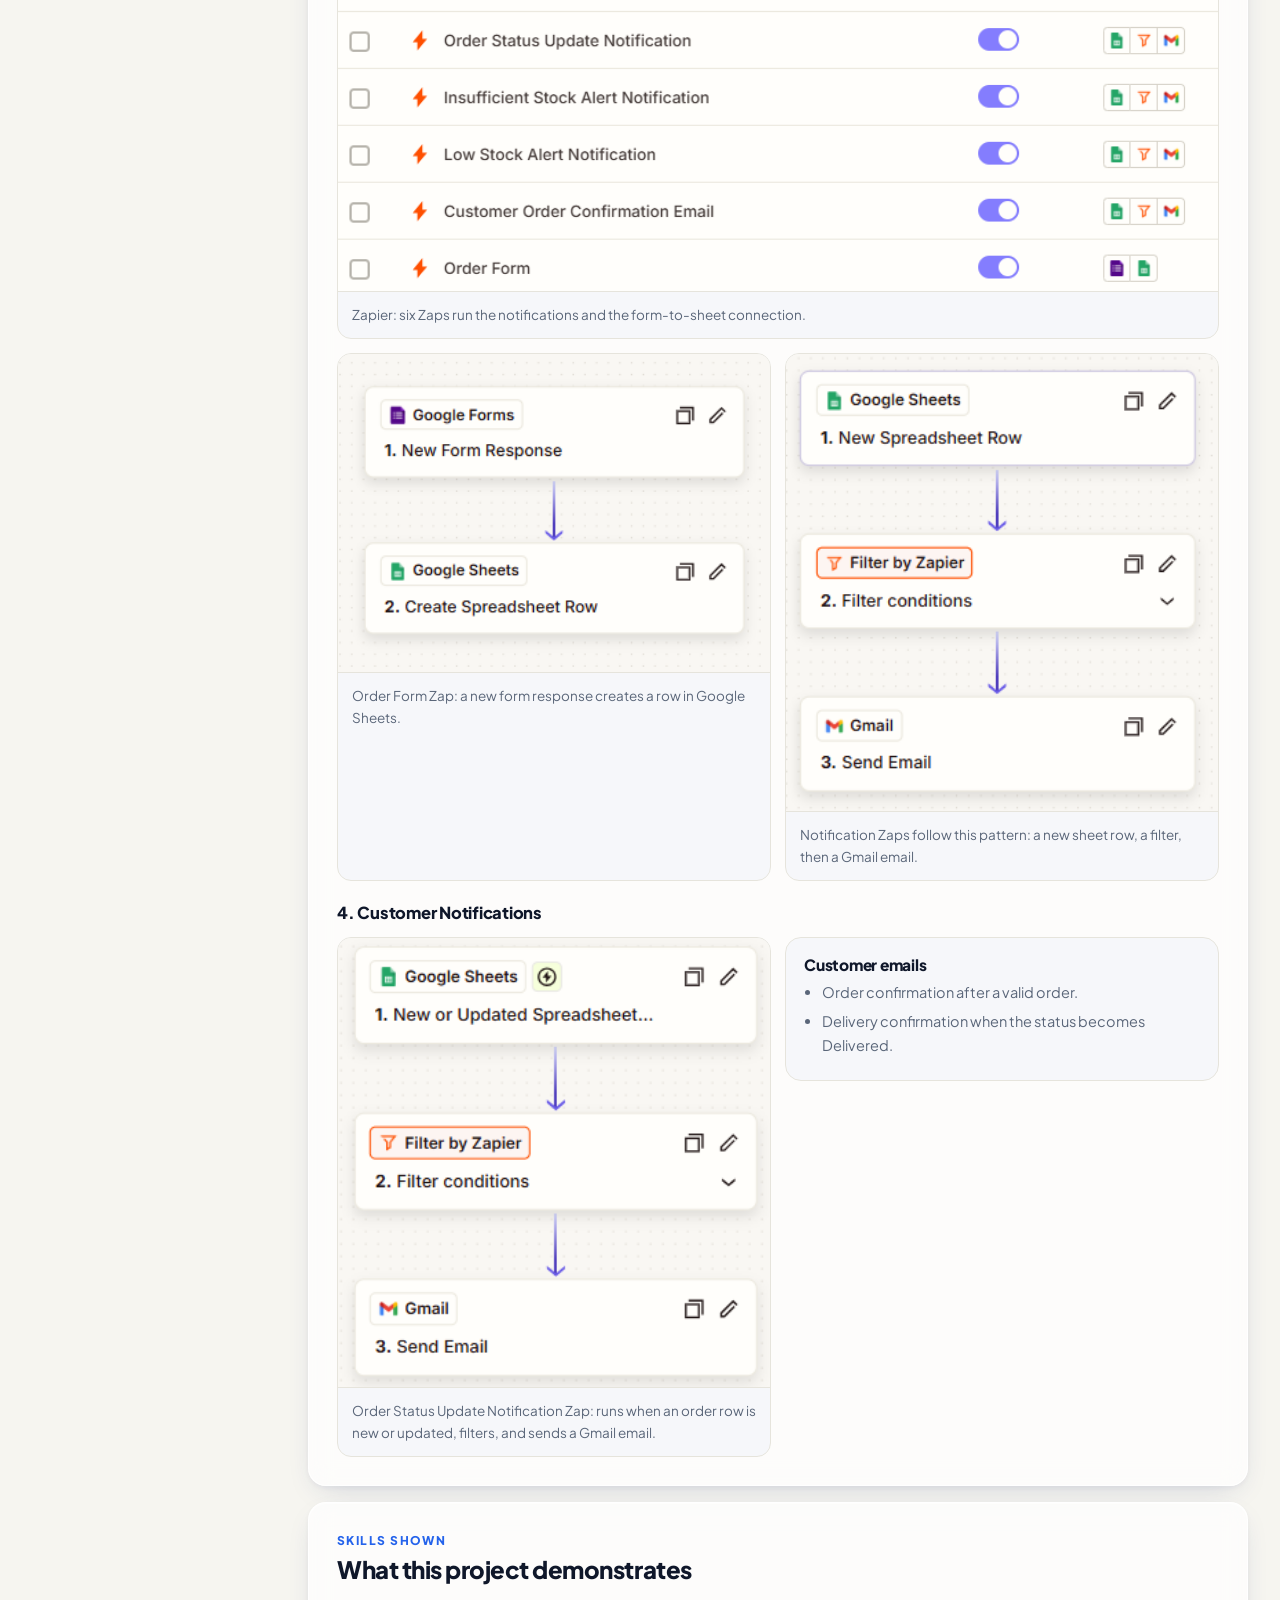
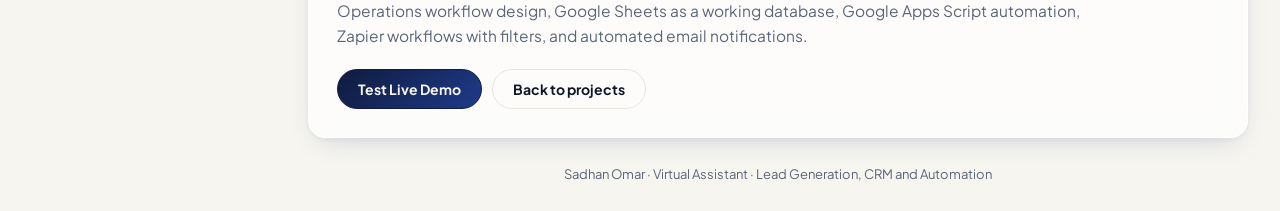
<file: project-ecommerce-automation.html>
<!DOCTYPE html>
<html lang="en" data-theme="light" class="home-page">
<head>
<meta charset="UTF-8">
<meta name="viewport" content="width=device-width, initial-scale=1.0, viewport-fit=cover">
<title>E-commerce Order &amp; Inventory Automation System | Sadhan Omar</title>
<meta name="description" content="Project 02: an order and inventory automation system built with Google Forms, Google Sheets, Google Apps Script, Zapier, and Gmail.">
<script>try{var t=localStorage.getItem('theme');if(t==='dark'||t==='light')document.documentElement.setAttribute('data-theme',t)}catch(e){}</script>
<link rel="preconnect" href="https://fonts.googleapis.com">
<link rel="preconnect" href="https://fonts.gstatic.com" crossorigin>
<link href="https://fonts.googleapis.com/css2?family=Plus+Jakarta+Sans:wght@400;500;600;700;800&family=Space+Grotesk:wght@500;600;700&display=swap" rel="stylesheet">
<link rel="stylesheet" href="styles.css">
</head>
<body class="inner">
<div class="app">
  <aside class="side">
    <div class="prof">
      <div class="avatar" role="img" aria-label="Portrait of Sadhan Omar"></div>
      <a class="name" href="index.html">Sadhan Omar<span class="vf"><svg viewBox="0 0 24 24"><path d="M5 12.5l4.5 4.5L19 7.5"/></svg></span></a>
      <div class="role">Virtual Assistant</div>
      <div class="sub">B2B Lead Generation · CRM &amp; Automation</div>
      <div class="icons">
        <a class="ibtn" href="https://www.linkedin.com/in/sadhan-omar-b422b1380" target="_blank" rel="noopener" aria-label="LinkedIn">in</a>
        <a class="ibtn" href="https://github.com/sdomar01" target="_blank" rel="noopener" aria-label="GitHub"><svg class="fill" viewBox="0 0 24 24" aria-hidden="true"><path d="M12 .5a11.5 11.5 0 00-3.64 22.41c.58.1.79-.25.79-.56v-2c-3.2.7-3.88-1.37-3.88-1.37-.52-1.33-1.28-1.69-1.28-1.69-1.04-.71.08-.7.08-.7 1.15.08 1.76 1.19 1.76 1.19 1.03 1.76 2.69 1.25 3.35.96.1-.75.4-1.25.73-1.54-2.55-.29-5.24-1.28-5.24-5.69 0-1.26.45-2.28 1.19-3.09-.12-.29-.52-1.46.11-3.05 0 0 .97-.31 3.17 1.18a11 11 0 015.77 0c2.2-1.49 3.17-1.18 3.17-1.18.63 1.59.23 2.76.11 3.05.74.81 1.19 1.83 1.19 3.09 0 4.42-2.69 5.39-5.26 5.68.41.36.78 1.06.78 2.14v3.17c0 .31.21.67.8.56A11.5 11.5 0 0012 .5z"/></svg></a>
        <button class="ibtn" id="theme" type="button" aria-label="Switch to dark mode"><span class="moon"><svg viewBox="0 0 24 24" aria-hidden="true"><path d="M21 13A9 9 0 1111 3a7 7 0 0010 10z"/></svg></span><span class="sun"><svg viewBox="0 0 24 24" aria-hidden="true"><circle cx="12" cy="12" r="4"/><path d="M12 2v2M12 20v2M4.9 4.9l1.4 1.4M17.7 17.7l1.4 1.4M2 12h2M20 12h2M4.9 19.1l1.4-1.4M17.7 6.3l1.4-1.4"/></svg></span></button>
      </div>
    </div>
    <nav class="menu" aria-label="Portfolio pages"><a href="index.html"><svg viewBox="0 0 24 24" aria-hidden="true"><path d="M3 11l9-8 9 8"/><path d="M5 10v10h14V10"/></svg>Home</a><a href="projects.html" aria-current="page"><svg viewBox="0 0 24 24" aria-hidden="true"><rect x="3" y="3" width="7" height="7" rx="1.5"/><rect x="14" y="3" width="7" height="7" rx="1.5"/><rect x="3" y="14" width="7" height="7" rx="1.5"/><rect x="14" y="14" width="7" height="7" rx="1.5"/></svg>Projects</a><a href="services.html"><svg viewBox="0 0 24 24" aria-hidden="true"><rect x="3" y="7" width="18" height="13" rx="2"/><path d="M8 7V5a2 2 0 012-2h4a2 2 0 012 2v2"/></svg>Services</a><a href="experience.html"><svg viewBox="0 0 24 24" aria-hidden="true"><path d="M12 8v5l3 2"/><circle cx="12" cy="12" r="9"/></svg>Experience</a><a href="testimonials.html"><svg viewBox="0 0 24 24" aria-hidden="true"><path d="M7 17h3l2-4V7H6v6h3zM15 17h3l2-4V7h-6v6h3z"/></svg>Testimonials</a><a href="about.html"><svg viewBox="0 0 24 24" aria-hidden="true"><circle cx="12" cy="8" r="4"/><path d="M4 21c0-4 4-7 8-7s8 3 8 7"/></svg>About</a><a href="contact.html"><svg viewBox="0 0 24 24" aria-hidden="true"><rect x="3" y="5" width="18" height="14" rx="2"/><path d="M3 7l9 6 9-6"/></svg>Contact</a></nav>
  </aside>
  <div class="content">
    <div class="topbar"><span class="crumb">Projects</span><a class="btn" href="contact.html">Get in touch <svg viewBox="0 0 24 24" aria-hidden="true"><path d="M5 12h14M13 6l6 6-6 6"/></svg></a></div>
    <main class="pmain">
    <a class="back" href="projects.html#zapier">&larr; All projects</a>

    <section class="phero" id="overview">
      <div class="badge-row"><span class="badge">Project 02</span><span class="badge soft">Workflow Automation | Operations Management</span></div>
      <h1>E-commerce Order &amp; Inventory Automation System</h1>
      <p class="plead">An automated order and inventory management system built with Google Forms, Google Sheets, Google Apps Script, Zapier, and Gmail. It automates order processing, inventory deduction, stock monitoring, administrator alerts, and customer email notifications.</p>
      <dl class="meta">
        <div><dt>Project</dt><dd>Project 02</dd></div>
        <div><dt>Developer</dt><dd>Sadhan Omar</dd></div>
        <div><dt>Category</dt><dd>Workflow Automation | Operations Management</dd></div>
        <div><dt>Evidence</dt><dd>Real screenshots, test data only</dd></div>
      </dl>
      <div class="cta-row">
        <a class="btn btn-demo" href="https://docs.google.com/forms/d/e/1FAIpQLSerjE_nbm9ZLpQ0yuJTukRXITJWW25l4Q4wi7r_VVJoA1NzCA/viewform" target="_blank" rel="noopener noreferrer">Test Live Demo</a>
        <a class="btn alt" href="#gallery">View screenshots</a>
      </div>
      <nav class="toc" aria-label="On this page">
        <a href="#demo">Live demo</a><a href="#features">Features</a><a href="#stack">Tech stack</a><a href="#workflow">Workflow</a><a href="#gallery">Screenshots</a>
      </nav>
    </section>

    <section class="psec" id="demo">
      <div class="eyebrow">Live demo</div>
      <h2>Submit a sample order</h2>
      <div class="demo">
        <p>Submit a sample order to explore the order submission process.</p>
        <a class="btn btn-demo" href="https://docs.google.com/forms/d/e/1FAIpQLSerjE_nbm9ZLpQ0yuJTukRXITJWW25l4Q4wi7r_VVJoA1NzCA/viewform" target="_blank" rel="noopener noreferrer">Test Live Demo</a>
        <p class="notice"><b>Demo notice.</b> Use sample details only and do not enter real personal information. A submission creates an order, deducts stock, and can send a confirmation email to the address you enter.</p>
      </div>
    </section>

    <section class="psec" id="features">
      <div class="eyebrow">Project features</div>
      <h2>What the system does</h2>
      <div class="cards two">
        <article class="pcard"><h3>Automated customer order collection</h3><ul class="plist"><li>Customers submit orders through Google Forms.</li><li>Captures customer and product information.</li></ul></article>
        <article class="pcard"><h3>Automated order processing</h3><ul class="plist"><li>Validates submitted order details.</li><li>Generates unique Order IDs.</li><li>Checks available product inventory.</li><li>Calculates order totals automatically.</li></ul></article>
        <article class="pcard"><h3>Inventory management</h3><ul class="plist"><li>Deducts stock automatically after valid orders.</li><li>Records every inventory movement.</li><li>Updates product inventory status.</li></ul></article>
        <article class="pcard"><h3>Inventory alert automation</h3><ul class="plist"><li>Low Stock, Insufficient Stock, and Out of Stock alerts.</li><li>Automated administrator email notifications.</li></ul></article>
        <article class="pcard"><h3>Order status management</h3><ul class="plist"><li>Dropdown statuses: Pending, Processing, Shipped, Delivered, Completed, and Cancelled.</li><li>Copies completed orders to a separate Completed Orders sheet.</li><li>Sends a customer delivery confirmation email when the status becomes Delivered.</li></ul></article>
        <article class="pcard"><h3>Dashboard</h3><ul class="plist"><li>Total, pending, and completed orders, and total sales.</li><li>Total products and total inventory stock.</li><li>Low stock products, insufficient stock orders, and out of stock products.</li></ul></article>
      </div>
      <p class="intro">Email marketing automation is not part of this project yet.</p>
    </section>

    <section class="psec" id="stack">
      <div class="eyebrow">Technology stack</div>
      <h2>The stack</h2>
      <div class="cards stack">
        <article class="pcard"><h3>Google Forms</h3><p>Customer order form</p></article>
        <article class="pcard"><h3>Google Sheets</h3><p>Products, orders, logs, alerts, and dashboard</p></article>
        <article class="pcard"><h3>Google Apps Script</h3><p>Validation, order creation, and inventory deduction</p></article>
        <article class="pcard"><h3>Zapier</h3><p>Alert and notification workflows</p></article>
        <article class="pcard"><h3>Gmail</h3><p>Admin alerts and customer emails</p></article>
      </div>
    </section>

    <section class="psec" id="workflow">
      <div class="eyebrow">Workflow overview</div>
      <h2>From order to notification</h2>
      <h3 class="subhead">When a customer places an order</h3>
      <ol class="chain steps">
        <li><b>Customer Order Form</b><span>Google Forms</span></li>
        <li><b>Apps Script validation</b><span>Checks the order details</span></li>
        <li><b>Order creation and inventory deduction</b><span>Order ID, total, stock update</span></li>
        <li><b>Google Sheets records</b><span>Orders and Inventory Logs</span></li>
        <li><b>Inventory alerts</b><span>Low, insufficient, out of stock</span></li>
        <li><b>Zapier and Gmail notifications</b><span>Admin alerts and customer email</span></li>
      </ol>
      <h3 class="subhead">When the admin updates an order</h3>
      <ol class="chain steps">
        <li><b>Admin updates order status</b><span>Dropdown in the Orders sheet</span></li>
        <li><b>Delivered</b><span>Status changes to Delivered</span></li>
        <li><b>Customer delivery email</b><span>Sent through Zapier and Gmail</span></li>
      </ol>
      <ol class="chain steps">
        <li><b>Completed</b><span>Status changes to Completed</span></li>
        <li><b>Completed Orders sheet</b><span>The order is copied to its own sheet</span></li>
      </ol>
    </section>

    <section class="psec" id="gallery">
      <div class="eyebrow">Screenshot gallery</div>
      <h2>The system in action</h2>
      <p class="intro">All screenshots come from the working system and show test data. Click any image to enlarge it.</p>

      <div class="gal-group">
        <h3 class="subhead">1. Order &amp; Inventory Management</h3>
        <figure class="shot sheet"><img src="[data-uri]" alt="Form_Responses sheet with customer name, email, phone, delivery address, product, quantity, payment method, and special instructions" loading="lazy"><figcaption>Form_Responses: every form submission lands here first with the customer details, product, quantity, and payment method.</figcaption></figure>
        <figure class="shot sheet"><img src="[data-uri]" alt="Orders sheet with order ID, customer, product, quantity, unit price, total amount, payment method, and order status dropdown" loading="lazy"><figcaption>Orders: each valid order gets a unique Order ID, a unit price, a calculated total, and a status dropdown.</figcaption></figure>
        <figure class="shot sheet"><img src="[data-uri]" alt="Products sheet with product ID, name, category, price, current stock, reorder level, and color-coded status" loading="lazy"><figcaption>Products: price, current stock, reorder level, and a color-coded status such as Active or Low Stock.</figcaption></figure>
        <figure class="shot sheet"><img src="[data-uri]" alt="Inventory Logs sheet with log ID, order ID, product, transaction type, quantity before, quantity changed, and quantity after" loading="lazy"><figcaption>Inventory Logs: every stock deduction is recorded with the quantity before, the change, and the quantity after.</figcaption></figure>
      </div>

      <div class="gal-group">
        <h3 class="subhead">2. Dashboard &amp; Monitoring</h3>
        <figure class="shot sheet"><img src="[data-uri]" alt="Dashboard sheet listing metrics such as total orders, pending orders, completed orders, total sales, total products, inventory stock, low stock products, and insufficient stock orders" loading="lazy"><figcaption>Dashboard: order, sales, product, and stock metrics in one place.</figcaption></figure>
        <figure class="shot sheet"><img src="[data-uri]" alt="Alerts sheet with alert ID, order ID, product, alert type, current stock, requested quantity, alert message, and alert status" loading="lazy"><figcaption>Alerts: Low Stock and Insufficient Stock alerts are logged with the order, product, current stock, and requested quantity.</figcaption></figure>
      </div>

      <div class="gal-group">
        <h3 class="subhead">3. Workflow Automation</h3>
        <figure class="shot sheet"><img src="[data-uri]" alt="Zapier list showing six Zaps: Out of Stock Alert Notification, Order Status Update Notification, Insufficient Stock Alert Notification, Low Stock Alert Notification, Customer Order Confirmation Email, and Order Form" loading="lazy"><figcaption>Zapier: six Zaps run the notifications and the form-to-sheet connection.</figcaption></figure>
        <div class="zapgrid">
          <figure class="shot zapshot"><img src="[data-uri]" alt="Zap with a Google Forms New Form Response trigger and a Google Sheets Create Spreadsheet Row action" loading="lazy"><figcaption>Order Form Zap: a new form response creates a row in Google Sheets.</figcaption></figure>
          <figure class="shot zapshot"><img src="[data-uri]" alt="Zap with a Google Sheets New Spreadsheet Row trigger, a Filter by Zapier step, and a Gmail Send Email action" loading="lazy"><figcaption>Notification Zaps follow this pattern: a new sheet row, a filter, then a Gmail email.</figcaption></figure>
        </div>
      </div>

      <div class="gal-group">
        <h3 class="subhead">4. Customer Notifications</h3>
        <div class="zapgrid">
          <figure class="shot zapshot"><img src="[data-uri]" alt="Zap with a Google Sheets New or Updated Spreadsheet Row trigger, a Filter by Zapier step, and a Gmail Send Email action" loading="lazy"><figcaption>Order Status Update Notification Zap: runs when an order row is new or updated, filters, and sends a Gmail email.</figcaption></figure>
          <div class="pcard note-card"><h3>Customer emails</h3><ul class="plist"><li>Order confirmation after a valid order.</li><li>Delivery confirmation when the status becomes Delivered.</li></ul></div>
        </div>
      </div>
    </section>

    <section class="psec" id="skills">
      <div class="eyebrow">Skills shown</div>
      <h2>What this project demonstrates</h2>
      <p class="intro">Operations workflow design, Google Sheets as a working database, Google Apps Script automation, Zapier workflows with filters, and automated email notifications.</p>
      <div class="cta-row"><a class="btn btn-demo" href="https://docs.google.com/forms/d/e/1FAIpQLSerjE_nbm9ZLpQ0yuJTukRXITJWW25l4Q4wi7r_VVJoA1NzCA/viewform" target="_blank" rel="noopener noreferrer">Test Live Demo</a><a class="btn alt" href="projects.html#zapier">Back to projects</a></div>
    </section>
  </main>
    <div class="foot">Sadhan Omar · Virtual Assistant · Lead Generation, CRM and Automation</div>
  </div>
</div>
<script src="script.js"></script>
</body>
</html>
</file>
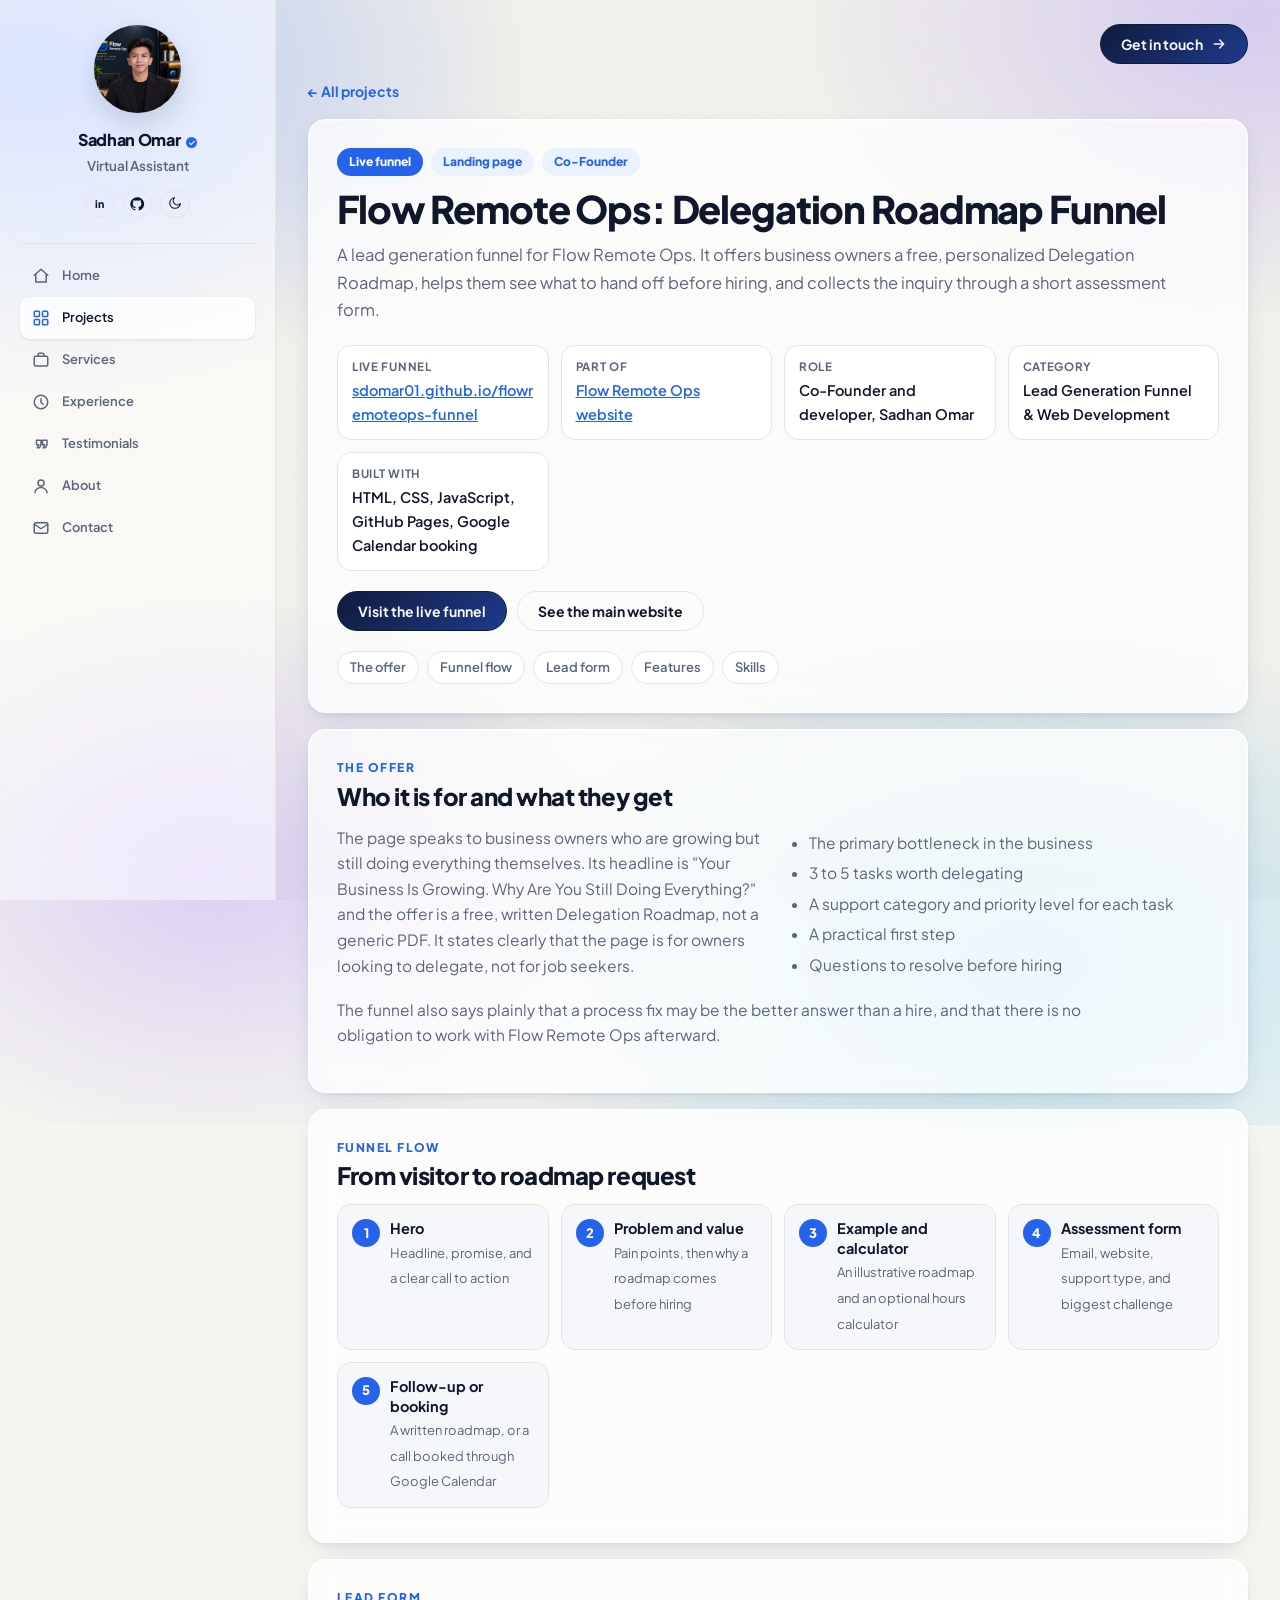
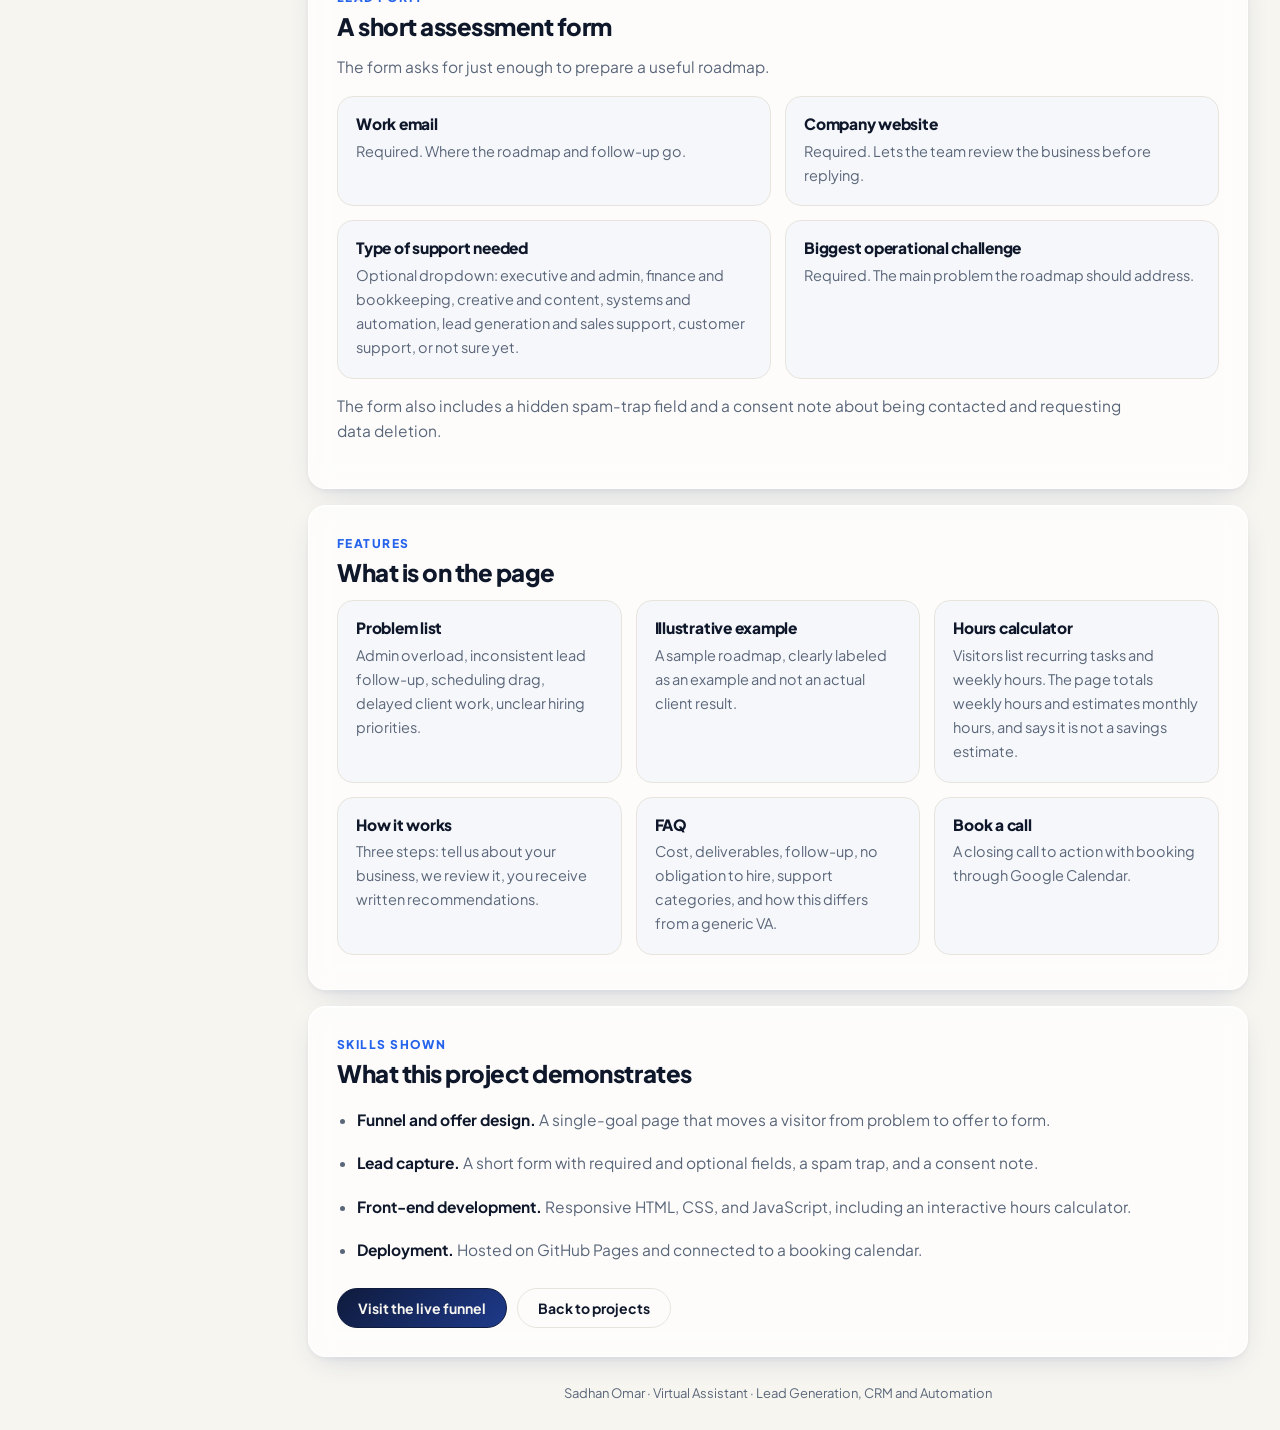
<file: project-flow-remote-ops-funnel.html>
<!DOCTYPE html>
<html lang="en" data-theme="light" class="home-page">
<head>
<meta charset="UTF-8">
<meta name="viewport" content="width=device-width, initial-scale=1.0, viewport-fit=cover">
<title>Delegation Roadmap Funnel | Sadhan Omar</title>
<meta name="description" content="A lead generation funnel for Flow Remote Ops offering a free personalized Delegation Roadmap, built with HTML, CSS and JavaScript.">
<script>try{var t=localStorage.getItem('theme');if(t==='dark'||t==='light')document.documentElement.setAttribute('data-theme',t)}catch(e){}</script>
<link rel="preconnect" href="https://fonts.googleapis.com">
<link rel="preconnect" href="https://fonts.gstatic.com" crossorigin>
<link href="https://fonts.googleapis.com/css2?family=Plus+Jakarta+Sans:wght@400;500;600;700;800&family=Space+Grotesk:wght@500;600;700&display=swap" rel="stylesheet">
<link rel="stylesheet" href="styles.css">
</head>
<body class="inner">
<div class="app">
  <aside class="side">
    <div class="prof">
      <div class="avatar" role="img" aria-label="Portrait of Sadhan Omar"></div>
      <a class="name" href="index.html">Sadhan Omar<span class="vf"><svg viewBox="0 0 24 24"><path d="M5 12.5l4.5 4.5L19 7.5"/></svg></span></a>
      <div class="role">Virtual Assistant</div>
      <div class="sub">B2B Lead Generation · CRM &amp; Automation</div>
      <div class="icons">
        <a class="ibtn" href="https://www.linkedin.com/in/sadhan-omar-b422b1380" target="_blank" rel="noopener" aria-label="LinkedIn">in</a>
        <a class="ibtn" href="https://github.com/sdomar01" target="_blank" rel="noopener" aria-label="GitHub"><svg class="fill" viewBox="0 0 24 24" aria-hidden="true"><path d="M12 .5a11.5 11.5 0 00-3.64 22.41c.58.1.79-.25.79-.56v-2c-3.2.7-3.88-1.37-3.88-1.37-.52-1.33-1.28-1.69-1.28-1.69-1.04-.71.08-.7.08-.7 1.15.08 1.76 1.19 1.76 1.19 1.03 1.76 2.69 1.25 3.35.96.1-.75.4-1.25.73-1.54-2.55-.29-5.24-1.28-5.24-5.69 0-1.26.45-2.28 1.19-3.09-.12-.29-.52-1.46.11-3.05 0 0 .97-.31 3.17 1.18a11 11 0 015.77 0c2.2-1.49 3.17-1.18 3.17-1.18.63 1.59.23 2.76.11 3.05.74.81 1.19 1.83 1.19 3.09 0 4.42-2.69 5.39-5.26 5.68.41.36.78 1.06.78 2.14v3.17c0 .31.21.67.8.56A11.5 11.5 0 0012 .5z"/></svg></a>
        <button class="ibtn" id="theme" type="button" aria-label="Switch to dark mode"><span class="moon"><svg viewBox="0 0 24 24" aria-hidden="true"><path d="M21 13A9 9 0 1111 3a7 7 0 0010 10z"/></svg></span><span class="sun"><svg viewBox="0 0 24 24" aria-hidden="true"><circle cx="12" cy="12" r="4"/><path d="M12 2v2M12 20v2M4.9 4.9l1.4 1.4M17.7 17.7l1.4 1.4M2 12h2M20 12h2M4.9 19.1l1.4-1.4M17.7 6.3l1.4-1.4"/></svg></span></button>
      </div>
    </div>
    <nav class="menu" aria-label="Portfolio pages"><a href="index.html"><svg viewBox="0 0 24 24" aria-hidden="true"><path d="M3 11l9-8 9 8"/><path d="M5 10v10h14V10"/></svg>Home</a><a href="projects.html" aria-current="page"><svg viewBox="0 0 24 24" aria-hidden="true"><rect x="3" y="3" width="7" height="7" rx="1.5"/><rect x="14" y="3" width="7" height="7" rx="1.5"/><rect x="3" y="14" width="7" height="7" rx="1.5"/><rect x="14" y="14" width="7" height="7" rx="1.5"/></svg>Projects</a><a href="services.html"><svg viewBox="0 0 24 24" aria-hidden="true"><rect x="3" y="7" width="18" height="13" rx="2"/><path d="M8 7V5a2 2 0 012-2h4a2 2 0 012 2v2"/></svg>Services</a><a href="experience.html"><svg viewBox="0 0 24 24" aria-hidden="true"><path d="M12 8v5l3 2"/><circle cx="12" cy="12" r="9"/></svg>Experience</a><a href="testimonials.html"><svg viewBox="0 0 24 24" aria-hidden="true"><path d="M7 17h3l2-4V7H6v6h3zM15 17h3l2-4V7h-6v6h3z"/></svg>Testimonials</a><a href="about.html"><svg viewBox="0 0 24 24" aria-hidden="true"><circle cx="12" cy="8" r="4"/><path d="M4 21c0-4 4-7 8-7s8 3 8 7"/></svg>About</a><a href="contact.html"><svg viewBox="0 0 24 24" aria-hidden="true"><rect x="3" y="5" width="18" height="14" rx="2"/><path d="M3 7l9 6 9-6"/></svg>Contact</a></nav>
  </aside>
  <div class="content">
    <div class="topbar"><span class="crumb">Projects</span><a class="btn" href="contact.html">Get in touch <svg viewBox="0 0 24 24" aria-hidden="true"><path d="M5 12h14M13 6l6 6-6 6"/></svg></a></div>
    <main class="pmain"><a class="back" href="projects.html#web">&larr; All projects</a>

<section class="phero" id="overview">
  <div class="badge-row"><span class="badge">Live funnel</span><span class="badge soft">Landing page</span><span class="badge soft">Co-Founder</span></div>
  <h1>Flow Remote Ops: Delegation Roadmap Funnel</h1>
  <p class="plead">A lead generation funnel for Flow Remote Ops. It offers business owners a free, personalized Delegation Roadmap, helps them see what to hand off before hiring, and collects the inquiry through a short assessment form.</p>
  <dl class="meta">
    <div><dt>Live funnel</dt><dd><a href="https://sdomar01.github.io/flowremoteops-funnel/" target="_blank" rel="noopener">sdomar01.github.io/flowremoteops-funnel</a></dd></div>
    <div><dt>Part of</dt><dd><a href="project-flow-remote-ops.html">Flow Remote Ops website</a></dd></div>
    <div><dt>Role</dt><dd>Co-Founder and developer, Sadhan Omar</dd></div>
    <div><dt>Category</dt><dd>Lead Generation Funnel &amp; Web Development</dd></div>
    <div><dt>Built with</dt><dd>HTML, CSS, JavaScript, GitHub Pages, Google Calendar booking</dd></div>
  </dl>
  <div class="cta-row"><a class="btn" href="https://sdomar01.github.io/flowremoteops-funnel/" target="_blank" rel="noopener">Visit the live funnel</a><a class="btn alt" href="project-flow-remote-ops.html">See the main website</a></div>
  <nav class="toc" aria-label="On this page">
    <a href="#offer">The offer</a><a href="#flow">Funnel flow</a><a href="#form">Lead form</a><a href="#features">Features</a><a href="#skills">Skills</a>
  </nav>
</section>

<section class="psec" id="offer">
  <div class="eyebrow">The offer</div>
  <h2>Who it is for and what they get</h2>
  <div class="cols">
    <p>The page speaks to business owners who are growing but still doing everything themselves. Its headline is "Your Business Is Growing. Why Are You Still Doing Everything?" and the offer is a free, written Delegation Roadmap, not a generic PDF. It states clearly that the page is for owners looking to delegate, not for job seekers.</p>
    <ul class="plist">
      <li>The primary bottleneck in the business</li>
      <li>3 to 5 tasks worth delegating</li>
      <li>A support category and priority level for each task</li>
      <li>A practical first step</li>
      <li>Questions to resolve before hiring</li>
    </ul>
  </div>
  <p class="intro" style="margin-top:14px">The funnel also says plainly that a process fix may be the better answer than a hire, and that there is no obligation to work with Flow Remote Ops afterward.</p>
</section>

<section class="psec" id="flow">
  <div class="eyebrow">Funnel flow</div>
  <h2>From visitor to roadmap request</h2>
  <ol class="chain">
    <li><b>Hero</b><span>Headline, promise, and a clear call to action</span></li>
    <li><b>Problem and value</b><span>Pain points, then why a roadmap comes before hiring</span></li>
    <li><b>Example and calculator</b><span>An illustrative roadmap and an optional hours calculator</span></li>
    <li><b>Assessment form</b><span>Email, website, support type, and biggest challenge</span></li>
    <li><b>Follow-up or booking</b><span>A written roadmap, or a call booked through Google Calendar</span></li>
  </ol>
</section>

<section class="psec" id="form">
  <div class="eyebrow">Lead form</div>
  <h2>A short assessment form</h2>
  <p class="intro">The form asks for just enough to prepare a useful roadmap.</p>
  <div class="cards two">
    <article class="pcard"><h3>Work email</h3><p>Required. Where the roadmap and follow-up go.</p></article>
    <article class="pcard"><h3>Company website</h3><p>Required. Lets the team review the business before replying.</p></article>
    <article class="pcard"><h3>Type of support needed</h3><p>Optional dropdown: executive and admin, finance and bookkeeping, creative and content, systems and automation, lead generation and sales support, customer support, or not sure yet.</p></article>
    <article class="pcard"><h3>Biggest operational challenge</h3><p>Required. The main problem the roadmap should address.</p></article>
  </div>
  <p class="intro" style="margin-top:14px">The form also includes a hidden spam-trap field and a consent note about being contacted and requesting data deletion.</p>
</section>

<section class="psec" id="features">
  <div class="eyebrow">Features</div>
  <h2>What is on the page</h2>
  <div class="cards three">
    <article class="pcard"><h3>Problem list</h3><p>Admin overload, inconsistent lead follow-up, scheduling drag, delayed client work, unclear hiring priorities.</p></article>
    <article class="pcard"><h3>Illustrative example</h3><p>A sample roadmap, clearly labeled as an example and not an actual client result.</p></article>
    <article class="pcard"><h3>Hours calculator</h3><p>Visitors list recurring tasks and weekly hours. The page totals weekly hours and estimates monthly hours, and says it is not a savings estimate.</p></article>
    <article class="pcard"><h3>How it works</h3><p>Three steps: tell us about your business, we review it, you receive written recommendations.</p></article>
    <article class="pcard"><h3>FAQ</h3><p>Cost, deliverables, follow-up, no obligation to hire, support categories, and how this differs from a generic VA.</p></article>
    <article class="pcard"><h3>Book a call</h3><p>A closing call to action with booking through Google Calendar.</p></article>
  </div>
</section>

<section class="psec" id="skills">
  <div class="eyebrow">Skills shown</div>
  <h2>What this project demonstrates</h2>
  <ul class="plist wide">
    <li><b>Funnel and offer design.</b> A single-goal page that moves a visitor from problem to offer to form.</li>
    <li><b>Lead capture.</b> A short form with required and optional fields, a spam trap, and a consent note.</li>
    <li><b>Front-end development.</b> Responsive HTML, CSS, and JavaScript, including an interactive hours calculator.</li>
    <li><b>Deployment.</b> Hosted on GitHub Pages and connected to a booking calendar.</li>
  </ul>
  <div class="cta-row"><a class="btn" href="https://sdomar01.github.io/flowremoteops-funnel/" target="_blank" rel="noopener">Visit the live funnel</a><a class="btn alt" href="projects.html#web">Back to projects</a></div>
</section>
</main>
    <div class="foot">Sadhan Omar · Virtual Assistant · Lead Generation, CRM and Automation</div>
  </div>
</div>
<script src="script.js"></script>
</body>
</html>
</file>
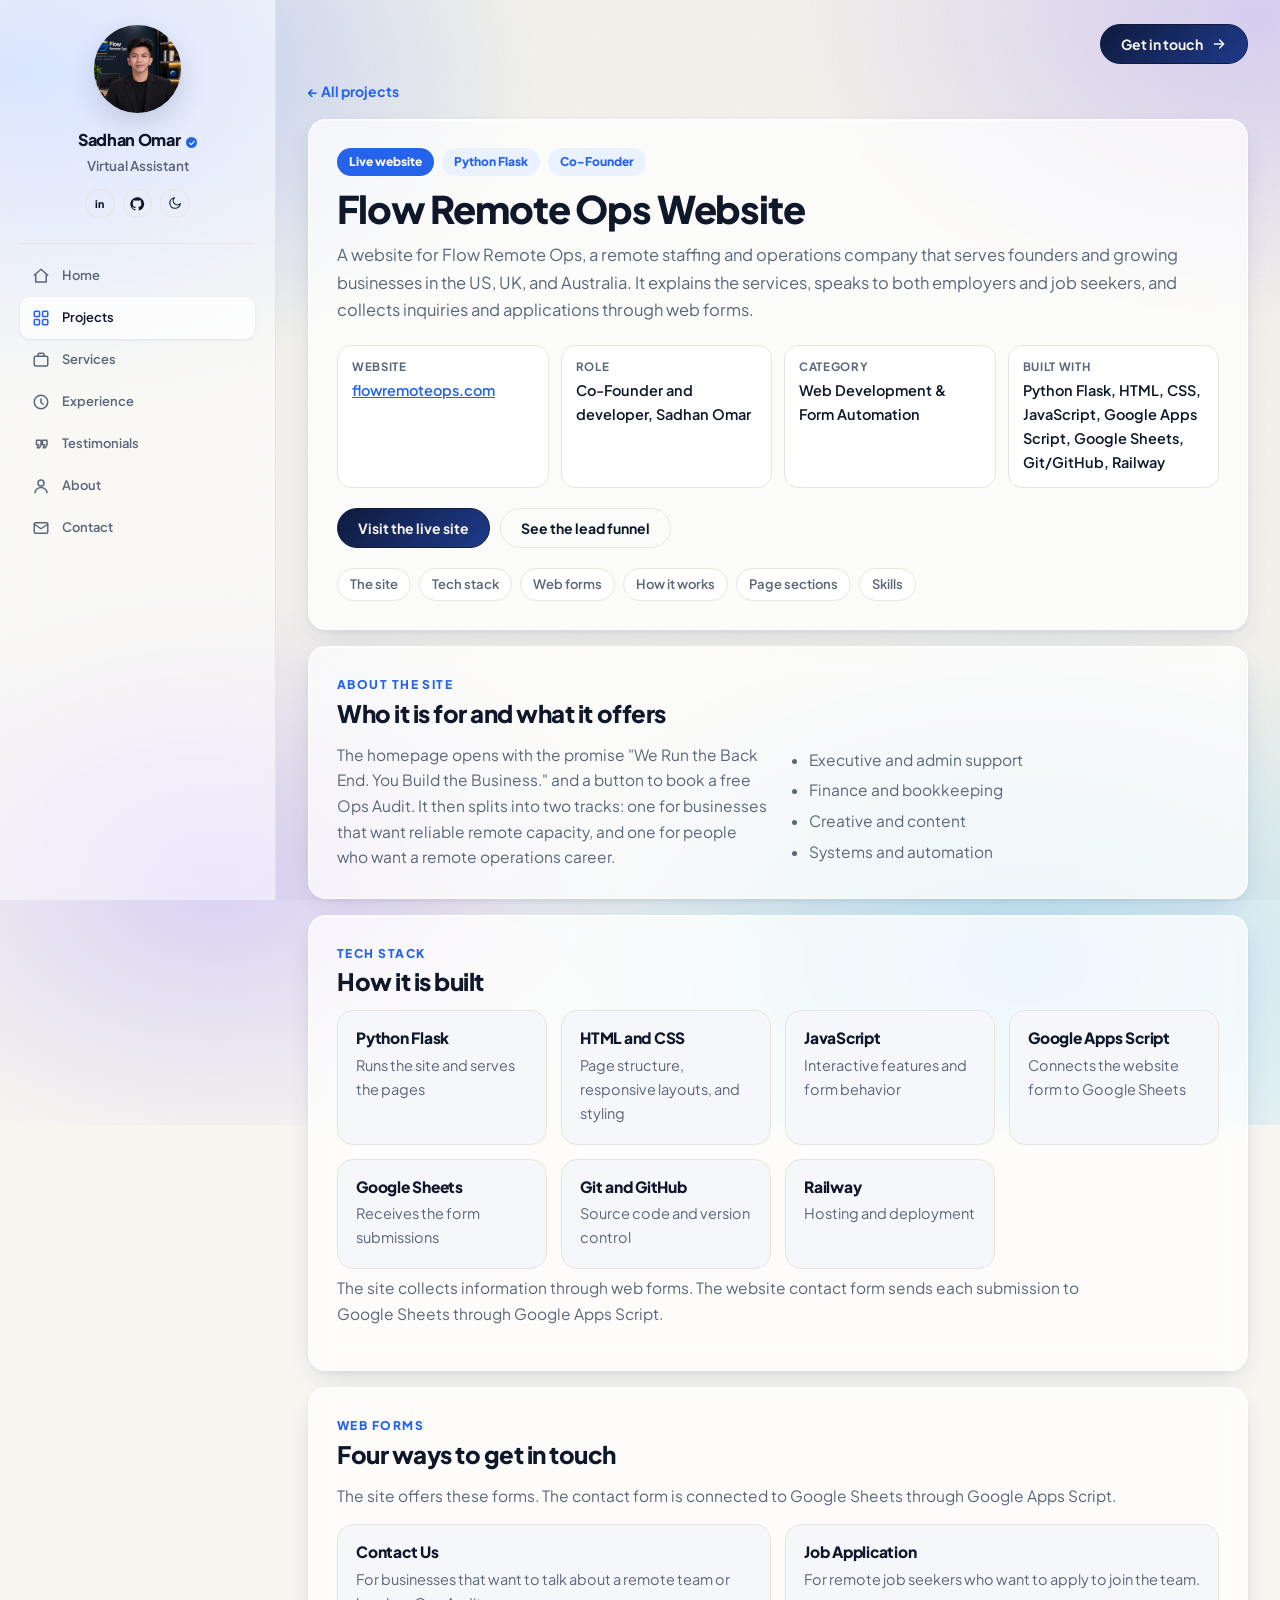
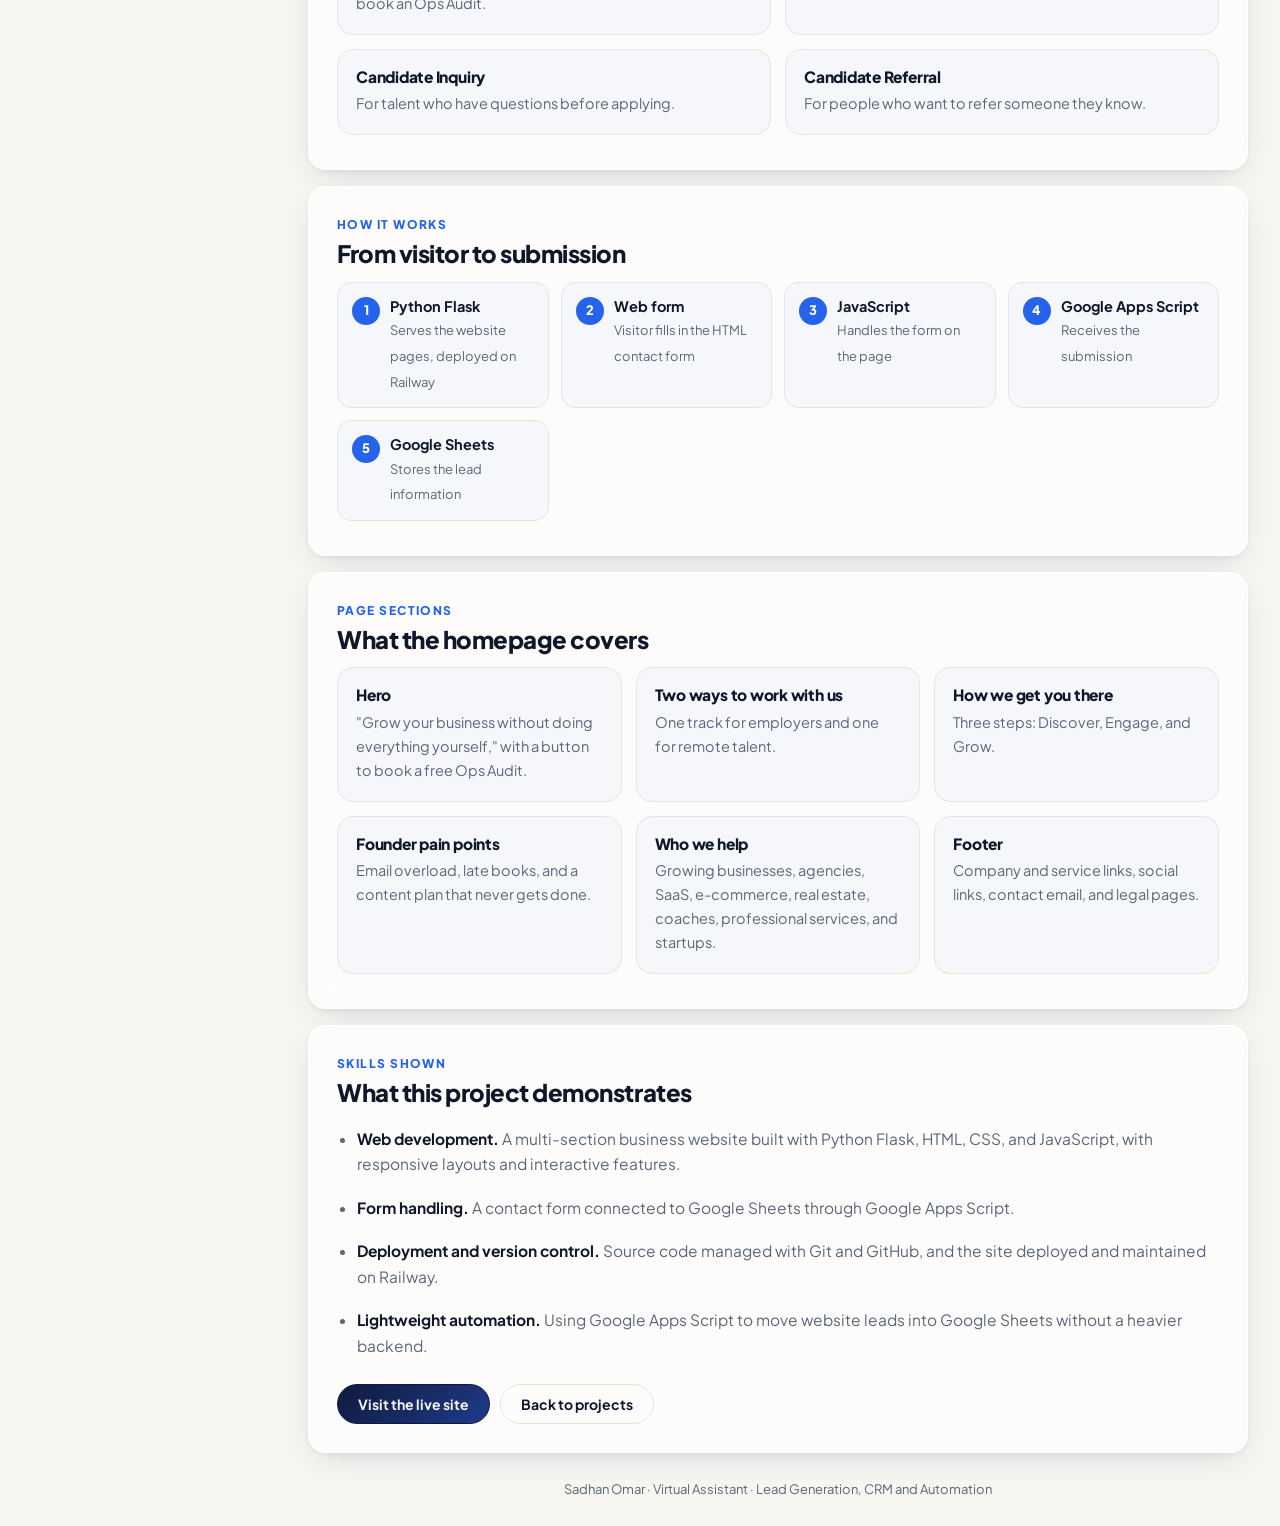
<file: project-flow-remote-ops.html>
<!DOCTYPE html>
<html lang="en" data-theme="light" class="home-page">
<head>
<meta charset="UTF-8">
<meta name="viewport" content="width=device-width, initial-scale=1.0, viewport-fit=cover">
<title>Flow Remote Ops Website | Sadhan Omar</title>
<meta name="description" content="A remote staffing company website built with Python Flask, HTML, CSS, and JavaScript, with a contact form connected to Google Sheets through Google Apps Script.">
<script>try{var t=localStorage.getItem('theme');if(t==='dark'||t==='light')document.documentElement.setAttribute('data-theme',t)}catch(e){}</script>
<link rel="preconnect" href="https://fonts.googleapis.com">
<link rel="preconnect" href="https://fonts.gstatic.com" crossorigin>
<link href="https://fonts.googleapis.com/css2?family=Plus+Jakarta+Sans:wght@400;500;600;700;800&family=Space+Grotesk:wght@500;600;700&display=swap" rel="stylesheet">
<link rel="stylesheet" href="styles.css">
</head>
<body class="inner">
<div class="app">
  <aside class="side">
    <div class="prof">
      <div class="avatar" role="img" aria-label="Portrait of Sadhan Omar"></div>
      <a class="name" href="index.html">Sadhan Omar<span class="vf"><svg viewBox="0 0 24 24"><path d="M5 12.5l4.5 4.5L19 7.5"/></svg></span></a>
      <div class="role">Virtual Assistant</div>
      <div class="sub">B2B Lead Generation · CRM &amp; Automation</div>
      <div class="icons">
        <a class="ibtn" href="https://www.linkedin.com/in/sadhan-omar-b422b1380" target="_blank" rel="noopener" aria-label="LinkedIn">in</a>
        <a class="ibtn" href="https://github.com/sdomar01" target="_blank" rel="noopener" aria-label="GitHub"><svg class="fill" viewBox="0 0 24 24" aria-hidden="true"><path d="M12 .5a11.5 11.5 0 00-3.64 22.41c.58.1.79-.25.79-.56v-2c-3.2.7-3.88-1.37-3.88-1.37-.52-1.33-1.28-1.69-1.28-1.69-1.04-.71.08-.7.08-.7 1.15.08 1.76 1.19 1.76 1.19 1.03 1.76 2.69 1.25 3.35.96.1-.75.4-1.25.73-1.54-2.55-.29-5.24-1.28-5.24-5.69 0-1.26.45-2.28 1.19-3.09-.12-.29-.52-1.46.11-3.05 0 0 .97-.31 3.17 1.18a11 11 0 015.77 0c2.2-1.49 3.17-1.18 3.17-1.18.63 1.59.23 2.76.11 3.05.74.81 1.19 1.83 1.19 3.09 0 4.42-2.69 5.39-5.26 5.68.41.36.78 1.06.78 2.14v3.17c0 .31.21.67.8.56A11.5 11.5 0 0012 .5z"/></svg></a>
        <button class="ibtn" id="theme" type="button" aria-label="Switch to dark mode"><span class="moon"><svg viewBox="0 0 24 24" aria-hidden="true"><path d="M21 13A9 9 0 1111 3a7 7 0 0010 10z"/></svg></span><span class="sun"><svg viewBox="0 0 24 24" aria-hidden="true"><circle cx="12" cy="12" r="4"/><path d="M12 2v2M12 20v2M4.9 4.9l1.4 1.4M17.7 17.7l1.4 1.4M2 12h2M20 12h2M4.9 19.1l1.4-1.4M17.7 6.3l1.4-1.4"/></svg></span></button>
      </div>
    </div>
    <nav class="menu" aria-label="Portfolio pages"><a href="index.html"><svg viewBox="0 0 24 24" aria-hidden="true"><path d="M3 11l9-8 9 8"/><path d="M5 10v10h14V10"/></svg>Home</a><a href="projects.html" aria-current="page"><svg viewBox="0 0 24 24" aria-hidden="true"><rect x="3" y="3" width="7" height="7" rx="1.5"/><rect x="14" y="3" width="7" height="7" rx="1.5"/><rect x="3" y="14" width="7" height="7" rx="1.5"/><rect x="14" y="14" width="7" height="7" rx="1.5"/></svg>Projects</a><a href="services.html"><svg viewBox="0 0 24 24" aria-hidden="true"><rect x="3" y="7" width="18" height="13" rx="2"/><path d="M8 7V5a2 2 0 012-2h4a2 2 0 012 2v2"/></svg>Services</a><a href="experience.html"><svg viewBox="0 0 24 24" aria-hidden="true"><path d="M12 8v5l3 2"/><circle cx="12" cy="12" r="9"/></svg>Experience</a><a href="testimonials.html"><svg viewBox="0 0 24 24" aria-hidden="true"><path d="M7 17h3l2-4V7H6v6h3zM15 17h3l2-4V7h-6v6h3z"/></svg>Testimonials</a><a href="about.html"><svg viewBox="0 0 24 24" aria-hidden="true"><circle cx="12" cy="8" r="4"/><path d="M4 21c0-4 4-7 8-7s8 3 8 7"/></svg>About</a><a href="contact.html"><svg viewBox="0 0 24 24" aria-hidden="true"><rect x="3" y="5" width="18" height="14" rx="2"/><path d="M3 7l9 6 9-6"/></svg>Contact</a></nav>
  </aside>
  <div class="content">
    <div class="topbar"><span class="crumb">Projects</span><a class="btn" href="contact.html">Get in touch <svg viewBox="0 0 24 24" aria-hidden="true"><path d="M5 12h14M13 6l6 6-6 6"/></svg></a></div>
    <main class="pmain">
    <a class="back" href="projects.html#web">&larr; All projects</a>

    <section class="phero" id="overview">
      <div class="badge-row"><span class="badge">Live website</span><span class="badge soft">Python Flask</span><span class="badge soft">Co-Founder</span></div>
      <h1>Flow Remote Ops Website</h1>
      <p class="plead">A website for Flow Remote Ops, a remote staffing and operations company that serves founders and growing businesses in the US, UK, and Australia. It explains the services, speaks to both employers and job seekers, and collects inquiries and applications through web forms.</p>
      <dl class="meta">
        <div><dt>Website</dt><dd><a href="https://flowremoteops.com/" target="_blank" rel="noopener">flowremoteops.com</a></dd></div>
        <div><dt>Role</dt><dd>Co-Founder and developer, Sadhan Omar</dd></div>
        <div><dt>Category</dt><dd>Web Development &amp; Form Automation</dd></div>
        <div><dt>Built with</dt><dd>Python Flask, HTML, CSS, JavaScript, Google Apps Script, Google Sheets, Git/GitHub, Railway</dd></div>
      </dl>
      <div class="cta-row"><a class="btn" href="https://flowremoteops.com/" target="_blank" rel="noopener">Visit the live site</a><a class="btn alt" href="project-flow-remote-ops-funnel.html">See the lead funnel</a></div>
      <nav class="toc" aria-label="On this page">
        <a href="#about">The site</a><a href="#stack">Tech stack</a><a href="#forms">Web forms</a><a href="#flow">How it works</a><a href="#sections">Page sections</a><a href="#skills">Skills</a>
      </nav>
    </section>

    <section class="psec" id="about">
      <div class="eyebrow">About the site</div>
      <h2>Who it is for and what it offers</h2>
      <div class="cols">
        <p>The homepage opens with the promise "We Run the Back End. You Build the Business." and a button to book a free Ops Audit. It then splits into two tracks: one for businesses that want reliable remote capacity, and one for people who want a remote operations career.</p>
        <ul class="plist">
          <li>Executive and admin support</li>
          <li>Finance and bookkeeping</li>
          <li>Creative and content</li>
          <li>Systems and automation</li>
        </ul>
      </div>
    </section>

    <section class="psec" id="stack">
      <div class="eyebrow">Tech stack</div>
      <h2>How it is built</h2>
      <div class="cards stack">
        <article class="pcard"><h3>Python Flask</h3><p>Runs the site and serves the pages</p></article>
        <article class="pcard"><h3>HTML and CSS</h3><p>Page structure, responsive layouts, and styling</p></article>
        <article class="pcard"><h3>JavaScript</h3><p>Interactive features and form behavior</p></article>
        <article class="pcard"><h3>Google Apps Script</h3><p>Connects the website form to Google Sheets</p></article>
        <article class="pcard"><h3>Google Sheets</h3><p>Receives the form submissions</p></article>
        <article class="pcard"><h3>Git and GitHub</h3><p>Source code and version control</p></article>
        <article class="pcard"><h3>Railway</h3><p>Hosting and deployment</p></article>
      </div>
      <p class="intro">The site collects information through web forms. The website contact form sends each submission to Google Sheets through Google Apps Script.</p>
    </section>

    <section class="psec" id="forms">
      <div class="eyebrow">Web forms</div>
      <h2>Four ways to get in touch</h2>
      <p class="intro">The site offers these forms. The contact form is connected to Google Sheets through Google Apps Script.</p>
      <div class="cards two">
        <article class="pcard"><h3>Contact Us</h3><p>For businesses that want to talk about a remote team or book an Ops Audit.</p></article>
        <article class="pcard"><h3>Job Application</h3><p>For remote job seekers who want to apply to join the team.</p></article>
        <article class="pcard"><h3>Candidate Inquiry</h3><p>For talent who have questions before applying.</p></article>
        <article class="pcard"><h3>Candidate Referral</h3><p>For people who want to refer someone they know.</p></article>
      </div>
    </section>

    <section class="psec" id="flow">
      <div class="eyebrow">How it works</div>
      <h2>From visitor to submission</h2>
      <ol class="chain">
        <li><b>Python Flask</b><span>Serves the website pages, deployed on Railway</span></li>
        <li><b>Web form</b><span>Visitor fills in the HTML contact form</span></li>
        <li><b>JavaScript</b><span>Handles the form on the page</span></li>
        <li><b>Google Apps Script</b><span>Receives the submission</span></li>
        <li><b>Google Sheets</b><span>Stores the lead information</span></li>
      </ol>
    </section>

    <section class="psec" id="sections">
      <div class="eyebrow">Page sections</div>
      <h2>What the homepage covers</h2>
      <div class="cards three">
        <article class="pcard"><h3>Hero</h3><p>"Grow your business without doing everything yourself," with a button to book a free Ops Audit.</p></article>
        <article class="pcard"><h3>Two ways to work with us</h3><p>One track for employers and one for remote talent.</p></article>
        <article class="pcard"><h3>How we get you there</h3><p>Three steps: Discover, Engage, and Grow.</p></article>
        <article class="pcard"><h3>Founder pain points</h3><p>Email overload, late books, and a content plan that never gets done.</p></article>
        <article class="pcard"><h3>Who we help</h3><p>Growing businesses, agencies, SaaS, e-commerce, real estate, coaches, professional services, and startups.</p></article>
        <article class="pcard"><h3>Footer</h3><p>Company and service links, social links, contact email, and legal pages.</p></article>
      </div>
    </section>

    <section class="psec" id="skills">
      <div class="eyebrow">Skills shown</div>
      <h2>What this project demonstrates</h2>
      <ul class="plist wide">
        <li><b>Web development.</b> A multi-section business website built with Python Flask, HTML, CSS, and JavaScript, with responsive layouts and interactive features.</li>
        <li><b>Form handling.</b> A contact form connected to Google Sheets through Google Apps Script.</li>
        <li><b>Deployment and version control.</b> Source code managed with Git and GitHub, and the site deployed and maintained on Railway.</li>
        <li><b>Lightweight automation.</b> Using Google Apps Script to move website leads into Google Sheets without a heavier backend.</li>
      </ul>
      <div class="cta-row"><a class="btn" href="https://flowremoteops.com/" target="_blank" rel="noopener">Visit the live site</a><a class="btn alt" href="projects.html#web">Back to projects</a></div>
    </section>
  </main>
    <div class="foot">Sadhan Omar · Virtual Assistant · Lead Generation, CRM and Automation</div>
  </div>
</div>
<script src="script.js"></script>
</body>
</html>
</file>
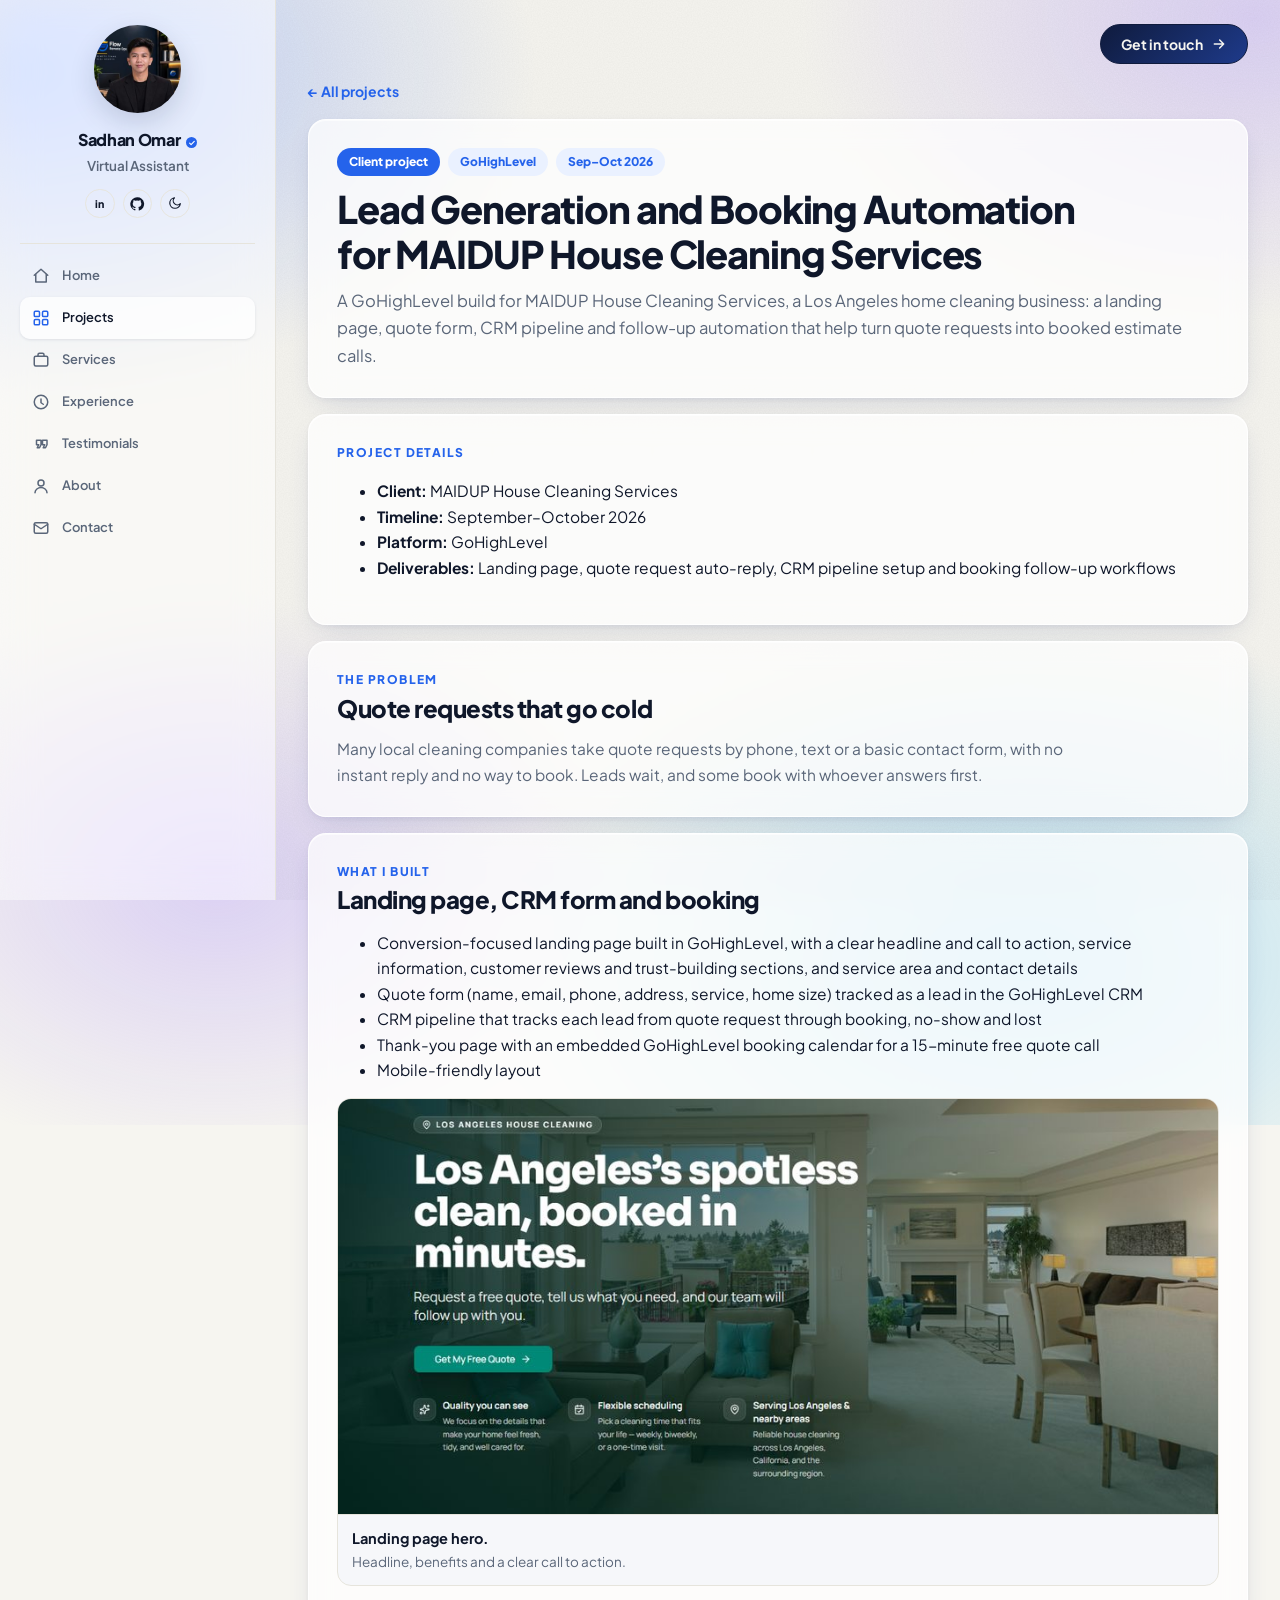
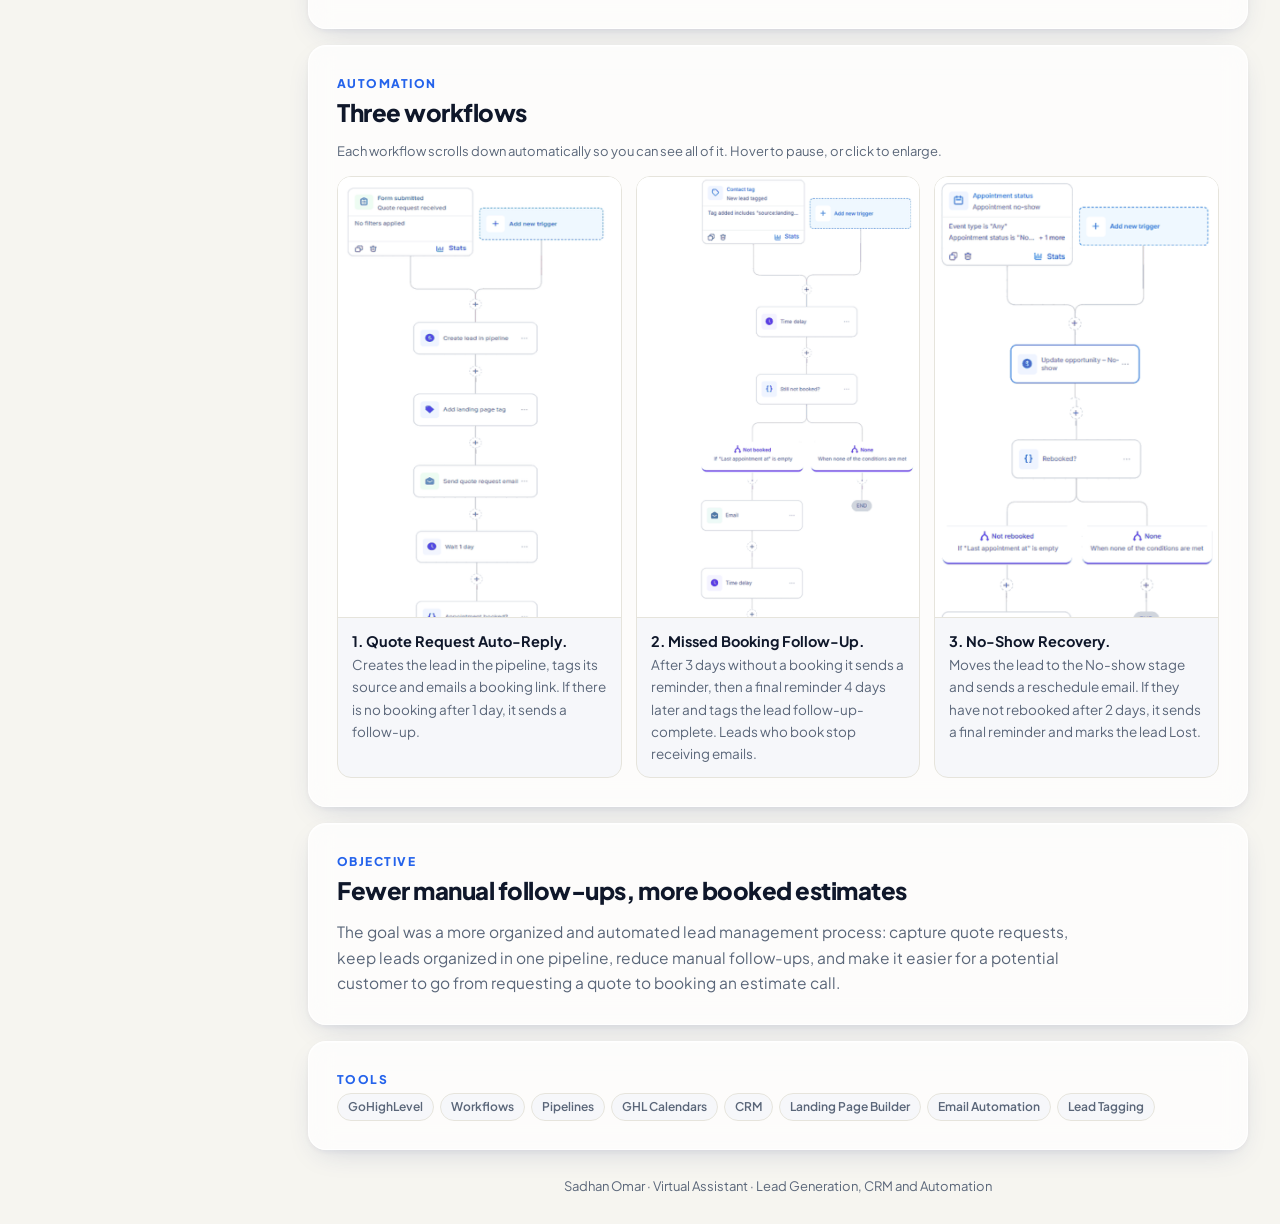
<file: project-ghl-lead-to-booking.html>
<!DOCTYPE html>
<html lang="en" data-theme="light" class="home-page">
<head>
<meta charset="UTF-8">
<meta name="viewport" content="width=device-width, initial-scale=1.0, viewport-fit=cover">
<title>MAIDUP House Cleaning: Lead Generation and Booking Automation (GoHighLevel) | Sadhan Omar</title>
<meta name="description" content="GoHighLevel client project for MAIDUP House Cleaning Services: landing page, quote form, CRM pipeline and booking follow-up automation.">
<script>try{var t=localStorage.getItem('theme');if(t==='dark'||t==='light')document.documentElement.setAttribute('data-theme',t)}catch(e){}</script>
<link rel="preconnect" href="https://fonts.googleapis.com">
<link rel="preconnect" href="https://fonts.gstatic.com" crossorigin>
<link href="https://fonts.googleapis.com/css2?family=Plus+Jakarta+Sans:wght@400;500;600;700;800&family=Space+Grotesk:wght@500;600;700&display=swap" rel="stylesheet">
<link rel="stylesheet" href="styles.css">
</head>
<body class="inner">
<div class="app">
  <aside class="side">
    <div class="prof">
      <div class="avatar" role="img" aria-label="Portrait of Sadhan Omar"></div>
      <a class="name" href="index.html">Sadhan Omar<span class="vf"><svg viewBox="0 0 24 24"><path d="M5 12.5l4.5 4.5L19 7.5"/></svg></span></a>
      <div class="role">Virtual Assistant</div>
      <div class="sub">B2B Lead Generation · CRM &amp; Automation</div>
      <div class="icons">
        <a class="ibtn" href="https://www.linkedin.com/in/sadhan-omar-b422b1380" target="_blank" rel="noopener" aria-label="LinkedIn">in</a>
        <a class="ibtn" href="https://github.com/sdomar01" target="_blank" rel="noopener" aria-label="GitHub"><svg class="fill" viewBox="0 0 24 24" aria-hidden="true"><path d="M12 .5a11.5 11.5 0 00-3.64 22.41c.58.1.79-.25.79-.56v-2c-3.2.7-3.88-1.37-3.88-1.37-.52-1.33-1.28-1.69-1.28-1.69-1.04-.71.08-.7.08-.7 1.15.08 1.76 1.19 1.76 1.19 1.03 1.76 2.69 1.25 3.35.96.1-.75.4-1.25.73-1.54-2.55-.29-5.24-1.28-5.24-5.69 0-1.26.45-2.28 1.19-3.09-.12-.29-.52-1.46.11-3.05 0 0 .97-.31 3.17 1.18a11 11 0 015.77 0c2.2-1.49 3.17-1.18 3.17-1.18.63 1.59.23 2.76.11 3.05.74.81 1.19 1.83 1.19 3.09 0 4.42-2.69 5.39-5.26 5.68.41.36.78 1.06.78 2.14v3.17c0 .31.21.67.8.56A11.5 11.5 0 0012 .5z"/></svg></a>
        <button class="ibtn" id="theme" type="button" aria-label="Switch to dark mode"><span class="moon"><svg viewBox="0 0 24 24" aria-hidden="true"><path d="M21 13A9 9 0 1111 3a7 7 0 0010 10z"/></svg></span><span class="sun"><svg viewBox="0 0 24 24" aria-hidden="true"><circle cx="12" cy="12" r="4"/><path d="M12 2v2M12 20v2M4.9 4.9l1.4 1.4M17.7 17.7l1.4 1.4M2 12h2M20 12h2M4.9 19.1l1.4-1.4M17.7 6.3l1.4-1.4"/></svg></span></button>
      </div>
    </div>
    <nav class="menu" aria-label="Portfolio pages"><a href="index.html"><svg viewBox="0 0 24 24" aria-hidden="true"><path d="M3 11l9-8 9 8"/><path d="M5 10v10h14V10"/></svg>Home</a><a href="projects.html" aria-current="page"><svg viewBox="0 0 24 24" aria-hidden="true"><rect x="3" y="3" width="7" height="7" rx="1.5"/><rect x="14" y="3" width="7" height="7" rx="1.5"/><rect x="3" y="14" width="7" height="7" rx="1.5"/><rect x="14" y="14" width="7" height="7" rx="1.5"/></svg>Projects</a><a href="services.html"><svg viewBox="0 0 24 24" aria-hidden="true"><rect x="3" y="7" width="18" height="13" rx="2"/><path d="M8 7V5a2 2 0 012-2h4a2 2 0 012 2v2"/></svg>Services</a><a href="experience.html"><svg viewBox="0 0 24 24" aria-hidden="true"><path d="M12 8v5l3 2"/><circle cx="12" cy="12" r="9"/></svg>Experience</a><a href="testimonials.html"><svg viewBox="0 0 24 24" aria-hidden="true"><path d="M7 17h3l2-4V7H6v6h3zM15 17h3l2-4V7h-6v6h3z"/></svg>Testimonials</a><a href="about.html"><svg viewBox="0 0 24 24" aria-hidden="true"><circle cx="12" cy="8" r="4"/><path d="M4 21c0-4 4-7 8-7s8 3 8 7"/></svg>About</a><a href="contact.html"><svg viewBox="0 0 24 24" aria-hidden="true"><rect x="3" y="5" width="18" height="14" rx="2"/><path d="M3 7l9 6 9-6"/></svg>Contact</a></nav>
  </aside>
  <div class="content">
    <div class="topbar"><span class="crumb">Projects</span><a class="btn" href="contact.html">Get in touch <svg viewBox="0 0 24 24" aria-hidden="true"><path d="M5 12h14M13 6l6 6-6 6"/></svg></a></div>
    <main class="pmain"><a class="back" href="projects.html#ghl">&larr; All projects</a><section class="phero"><div class="badge-row"><span class="badge">Client project</span><span class="badge soft">GoHighLevel</span><span class="badge soft">Sep–Oct 2026</span></div><h1>Lead Generation and Booking Automation for MAIDUP House Cleaning Services</h1><p class="plead">A GoHighLevel build for MAIDUP House Cleaning Services, a Los Angeles home cleaning business: a landing page, quote form, CRM pipeline and follow-up automation that help turn quote requests into booked estimate calls.</p></section><section class="psec"><div class="eyebrow">Project details</div><ul class="ticks"><li><b>Client:</b> MAIDUP House Cleaning Services</li><li><b>Timeline:</b> September–October 2026</li><li><b>Platform:</b> GoHighLevel</li><li><b>Deliverables:</b> Landing page, quote request auto-reply, CRM pipeline setup and booking follow-up workflows</li></ul></section><section class="psec"><div class="eyebrow">The problem</div><h2 class="sec-title">Quote requests that go cold</h2><p class="bio">Many local cleaning companies take quote requests by phone, text or a basic contact form, with no instant reply and no way to book. Leads wait, and some book with whoever answers first.</p></section><section class="psec"><div class="eyebrow">What I built</div><h2 class="sec-title">Landing page, CRM form and booking</h2><ul class="ticks"><li>Conversion-focused landing page built in GoHighLevel, with a clear headline and call to action, service information, customer reviews and trust-building sections, and service area and contact details</li><li>Quote form (name, email, phone, address, service, home size) tracked as a lead in the GoHighLevel CRM</li><li>CRM pipeline that tracks each lead from quote request through booking, no-show and lost</li><li>Thank-you page with an embedded GoHighLevel booking calendar for a 15-minute free quote call</li><li>Mobile-friendly layout</li></ul><div class="shots"><figure class="shot"><img src="[data-uri]" alt="Landing page hero for a Los Angeles home cleaning company" loading="lazy"><figcaption><b>Landing page hero.</b> Headline, benefits and a clear call to action.</figcaption></figure></div></section><section class="psec"><div class="eyebrow">Automation</div><h2 class="sec-title">Three workflows</h2><p class="wf-hint">Each workflow scrolls down automatically so you can see all of it. Hover to pause, or click to enlarge.</p><div class="wf-grid wf-pan"><figure class="shot"><img src="[data-uri]" alt="Workflow 1: quote request auto-reply" loading="lazy"><figcaption><b>1. Quote Request Auto-Reply.</b> Creates the lead in the pipeline, tags its source and emails a booking link. If there is no booking after 1 day, it sends a follow-up.</figcaption></figure><figure class="shot"><img src="[data-uri]" alt="Workflow 2: missed booking follow-up" loading="lazy"><figcaption><b>2. Missed Booking Follow-Up.</b> After 3 days without a booking it sends a reminder, then a final reminder 4 days later and tags the lead follow-up-complete. Leads who book stop receiving emails.</figcaption></figure><figure class="shot"><img src="[data-uri]" alt="Workflow 3: no-show recovery" loading="lazy"><figcaption><b>3. No-Show Recovery.</b> Moves the lead to the No-show stage and sends a reschedule email. If they have not rebooked after 2 days, it sends a final reminder and marks the lead Lost.</figcaption></figure></div></section><section class="psec"><div class="eyebrow">Objective</div><h2 class="sec-title">Fewer manual follow-ups, more booked estimates</h2><p class="bio">The goal was a more organized and automated lead management process: capture quote requests, keep leads organized in one pipeline, reduce manual follow-ups, and make it easier for a potential customer to go from requesting a quote to booking an estimate call.</p></section><section class="psec"><div class="eyebrow">Tools</div><div class="chips"><span class="chip plain">GoHighLevel</span><span class="chip plain">Workflows</span><span class="chip plain">Pipelines</span><span class="chip plain">GHL Calendars</span><span class="chip plain">CRM</span><span class="chip plain">Landing Page Builder</span><span class="chip plain">Email Automation</span><span class="chip plain">Lead Tagging</span></div></section></main>
    <div class="foot">Sadhan Omar · Virtual Assistant · Lead Generation, CRM and Automation</div>
  </div>
</div>
<script src="script.js"></script>
</body>
</html>
</file>
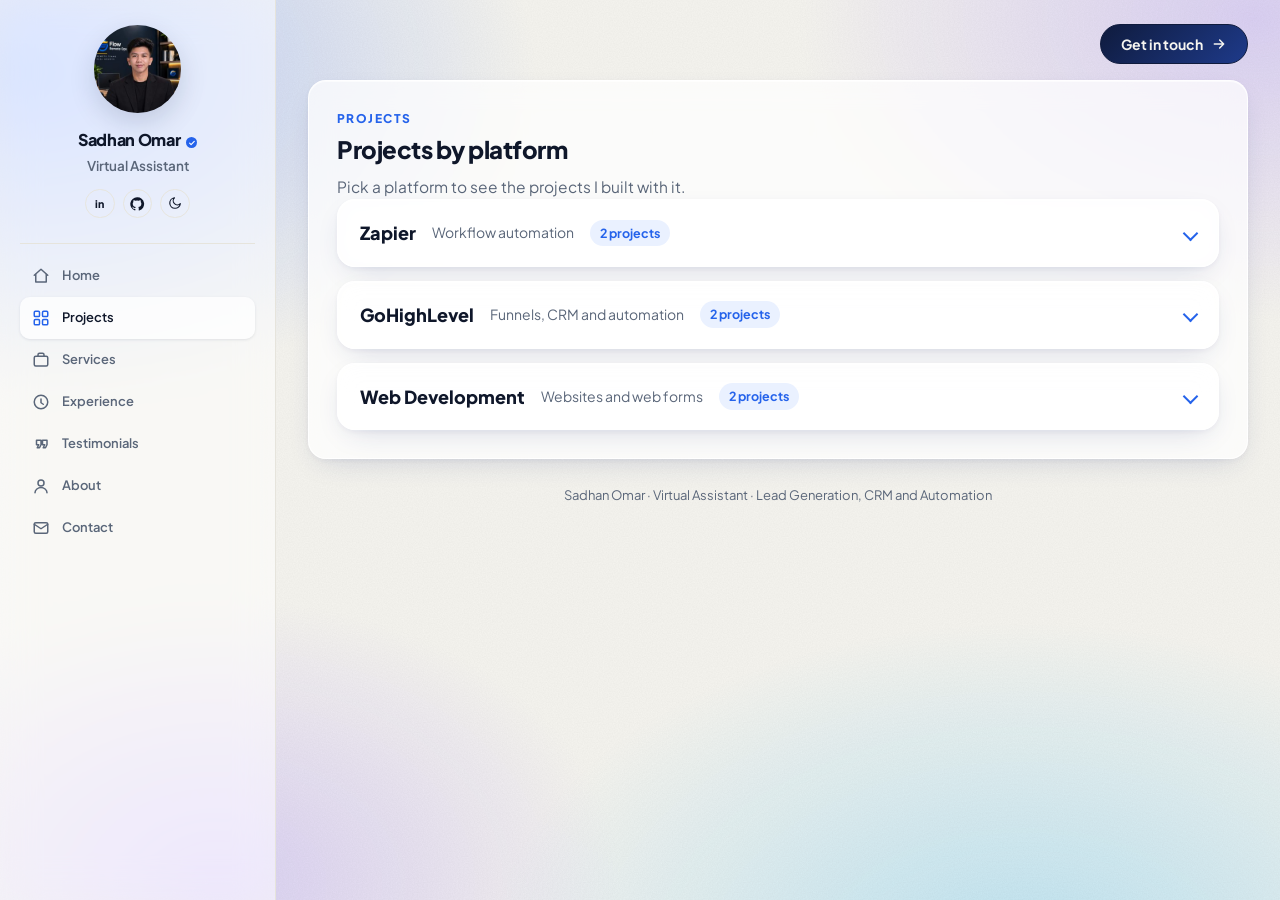
<file: projects.html>
<!DOCTYPE html>
<html lang="en" data-theme="light" class="home-page">
<head>
<meta charset="UTF-8">
<meta name="viewport" content="width=device-width, initial-scale=1.0, viewport-fit=cover">
<title>Projects | Sadhan Omar</title>
<meta name="description" content="Automation and web projects by Sadhan Omar, grouped by platform.">
<script>try{var t=localStorage.getItem('theme');if(t==='dark'||t==='light')document.documentElement.setAttribute('data-theme',t)}catch(e){}</script>
<link rel="preconnect" href="https://fonts.googleapis.com">
<link rel="preconnect" href="https://fonts.gstatic.com" crossorigin>
<link href="https://fonts.googleapis.com/css2?family=Plus+Jakarta+Sans:wght@400;500;600;700;800&family=Space+Grotesk:wght@500;600;700&display=swap" rel="stylesheet">
<link rel="stylesheet" href="styles.css">
</head>
<body class="inner">
<div class="app">
  <aside class="side">
    <div class="prof">
      <div class="avatar" role="img" aria-label="Portrait of Sadhan Omar"></div>
      <a class="name" href="index.html">Sadhan Omar<span class="vf"><svg viewBox="0 0 24 24"><path d="M5 12.5l4.5 4.5L19 7.5"/></svg></span></a>
      <div class="role">Virtual Assistant</div>
      <div class="sub">B2B Lead Generation · CRM &amp; Automation</div>
      <div class="icons">
        <a class="ibtn" href="https://www.linkedin.com/in/sadhan-omar-b422b1380" target="_blank" rel="noopener" aria-label="LinkedIn">in</a>
        <a class="ibtn" href="https://github.com/sdomar01" target="_blank" rel="noopener" aria-label="GitHub"><svg class="fill" viewBox="0 0 24 24" aria-hidden="true"><path d="M12 .5a11.5 11.5 0 00-3.64 22.41c.58.1.79-.25.79-.56v-2c-3.2.7-3.88-1.37-3.88-1.37-.52-1.33-1.28-1.69-1.28-1.69-1.04-.71.08-.7.08-.7 1.15.08 1.76 1.19 1.76 1.19 1.03 1.76 2.69 1.25 3.35.96.1-.75.4-1.25.73-1.54-2.55-.29-5.24-1.28-5.24-5.69 0-1.26.45-2.28 1.19-3.09-.12-.29-.52-1.46.11-3.05 0 0 .97-.31 3.17 1.18a11 11 0 015.77 0c2.2-1.49 3.17-1.18 3.17-1.18.63 1.59.23 2.76.11 3.05.74.81 1.19 1.83 1.19 3.09 0 4.42-2.69 5.39-5.26 5.68.41.36.78 1.06.78 2.14v3.17c0 .31.21.67.8.56A11.5 11.5 0 0012 .5z"/></svg></a>
        <button class="ibtn" id="theme" type="button" aria-label="Switch to dark mode"><span class="moon"><svg viewBox="0 0 24 24" aria-hidden="true"><path d="M21 13A9 9 0 1111 3a7 7 0 0010 10z"/></svg></span><span class="sun"><svg viewBox="0 0 24 24" aria-hidden="true"><circle cx="12" cy="12" r="4"/><path d="M12 2v2M12 20v2M4.9 4.9l1.4 1.4M17.7 17.7l1.4 1.4M2 12h2M20 12h2M4.9 19.1l1.4-1.4M17.7 6.3l1.4-1.4"/></svg></span></button>
      </div>
    </div>
    <nav class="menu" aria-label="Portfolio pages"><a href="index.html"><svg viewBox="0 0 24 24" aria-hidden="true"><path d="M3 11l9-8 9 8"/><path d="M5 10v10h14V10"/></svg>Home</a><a href="projects.html" aria-current="page"><svg viewBox="0 0 24 24" aria-hidden="true"><rect x="3" y="3" width="7" height="7" rx="1.5"/><rect x="14" y="3" width="7" height="7" rx="1.5"/><rect x="3" y="14" width="7" height="7" rx="1.5"/><rect x="14" y="14" width="7" height="7" rx="1.5"/></svg>Projects</a><a href="services.html"><svg viewBox="0 0 24 24" aria-hidden="true"><rect x="3" y="7" width="18" height="13" rx="2"/><path d="M8 7V5a2 2 0 012-2h4a2 2 0 012 2v2"/></svg>Services</a><a href="experience.html"><svg viewBox="0 0 24 24" aria-hidden="true"><path d="M12 8v5l3 2"/><circle cx="12" cy="12" r="9"/></svg>Experience</a><a href="testimonials.html"><svg viewBox="0 0 24 24" aria-hidden="true"><path d="M7 17h3l2-4V7H6v6h3zM15 17h3l2-4V7h-6v6h3z"/></svg>Testimonials</a><a href="about.html"><svg viewBox="0 0 24 24" aria-hidden="true"><circle cx="12" cy="8" r="4"/><path d="M4 21c0-4 4-7 8-7s8 3 8 7"/></svg>About</a><a href="contact.html"><svg viewBox="0 0 24 24" aria-hidden="true"><rect x="3" y="5" width="18" height="14" rx="2"/><path d="M3 7l9 6 9-6"/></svg>Contact</a></nav>
  </aside>
  <div class="content">
    <div class="topbar"><span class="crumb">Projects</span><a class="btn" href="contact.html">Get in touch <svg viewBox="0 0 24 24" aria-hidden="true"><path d="M5 12h14M13 6l6 6-6 6"/></svg></a></div>
    
    <section class="panel">
      <div class="block">
        <div class="eyebrow">Projects</div>
        <h2 class="sec-title">Projects by platform</h2>
        <p class="bio">Pick a platform to see the projects I built with it.</p>
      </div>

      <div class="plats">

        <details class="plat" id="zapier">
          <summary>
            <span class="plat-name">Zapier</span>
            <span class="plat-desc">Workflow automation</span>
            <span class="plat-count">2 projects</span>
          </summary>
          <div class="plat-body">
        <a class="case case-link" href="project-zp-01.html">
        <div class="kicker">ZP-01 · Personal demonstration project</div>
        <h3>Smart Lead Management &amp; Workflow Automation System</h3>
        <p>Captures leads with Google Forms, validates and scores them with Apps Script, stores them in a Google Sheets CRM, and sends alerts and follow-up reminders through Zapier and Gmail.</p>
        <div class="chips"><span class="chip plain">Google Forms</span><span class="chip plain">Google Sheets</span><span class="chip plain">Apps Script</span><span class="chip plain">Zapier</span><span class="chip plain">Gmail</span></div>
        <span class="kicker">View case study &rarr;</span>
      </a>
        <a class="case case-link" href="project-ecommerce-automation.html">
        <div class="kicker">Project 02 · Workflow Automation | Operations Management</div>
        <h3>E-commerce Order &amp; Inventory Automation System</h3>
        <p>Automates order processing, inventory deduction, stock monitoring, administrator alerts, and customer email notifications with Google Forms, Google Sheets, Apps Script, Zapier, and Gmail.</p>
        <div class="chips"><span class="chip plain">Google Forms</span><span class="chip plain">Google Sheets</span><span class="chip plain">Apps Script</span><span class="chip plain">Zapier</span><span class="chip plain">Gmail</span></div>
        <span class="kicker">View project &rarr;</span>
      </a>
          </div>
        </details>

        <details class="plat" id="ghl">
          <summary>
            <span class="plat-name">GoHighLevel</span>
            <span class="plat-desc">Funnels, CRM and automation</span>
            <span class="plat-count">2 projects</span>
          </summary>
          <div class="plat-body">
        <a class="case case-link" href="project-coolcare-hvac.html">
        <div class="kicker">Sample project · Nov 2026</div>
        <h3>CoolCare HVAC: AI Lead Qualification &amp; CRM Automation</h3>
        <p>A website, an n8n workflow that validates and routes service requests by service area and urgency, and GoHighLevel contact records and tags that classify each lead.</p>
        <div class="chips"><span class="chip plain">n8n</span><span class="chip plain">GoHighLevel</span><span class="chip plain">JavaScript</span><span class="chip plain">Website</span></div>
        <span class="kicker">View project &rarr;</span>
      </a>
        <a class="case case-link" href="project-ghl-lead-to-booking.html">
        <div class="kicker">Sample build · Nov 2026</div>
        <h3>Lead-to-Booking Funnel for a Home Cleaning Company</h3>
        <p>A sample GoHighLevel build for a home cleaning business: conversion-focused landing page, quote form connected to the CRM, and an embedded booking calendar.</p>
        <div class="chips"><span class="chip plain">GoHighLevel</span><span class="chip plain">Funnel</span><span class="chip plain">CRM</span><span class="chip plain">Booking calendar</span></div>
        <span class="kicker">View project &rarr;</span>
      </a>
          </div>
        </details>

        <details class="plat" id="web">
          <summary>
            <span class="plat-name">Web Development</span>
            <span class="plat-desc">Websites and web forms</span>
            <span class="plat-count">2 projects</span>
          </summary>
          <div class="plat-body">
        <a class="case case-link" href="project-flow-remote-ops.html">
        <div class="kicker">Live website · Web development</div>
        <h3>Flow Remote Ops Website</h3>
        <p>A website for a remote staffing and operations company, built with Python Flask, HTML, CSS, and JavaScript. The contact form sends leads to Google Sheets through Google Apps Script, and the site is deployed on Railway.</p>
        <div class="chips"><span class="chip plain">Python Flask</span><span class="chip plain">HTML</span><span class="chip plain">CSS</span><span class="chip plain">JavaScript</span><span class="chip plain">Google Apps Script</span><span class="chip plain">Railway</span></div>
        <span class="kicker">View project &rarr;</span>
      </a>
          <a class="case case-link" href="project-flow-remote-ops-funnel.html">
        <div class="kicker">Live funnel · Lead generation</div>
        <h3>Delegation Roadmap Funnel</h3>
        <p>A lead generation funnel for Flow Remote Ops that offers business owners a free, personalized Delegation Roadmap, with an hours calculator, FAQ, and a short assessment form.</p>
        <div class="chips"><span class="chip plain">HTML</span><span class="chip plain">CSS</span><span class="chip plain">JavaScript</span><span class="chip plain">GitHub Pages</span><span class="chip plain">Google Calendar</span></div>
        <span class="kicker">View project &rarr;</span>
      </a>
          </div>
        </details>

        <!-- ADD MAKE PROJECTS LATER: copy this block, remove the comment markers, and paste your project cards inside plat-body.
        <details class="plat" id="make">
          <summary>
            <span class="plat-name">Make</span>
            <span class="plat-desc">Workflow automation</span>
            <span class="plat-count">1 project</span>
          </summary>
          <div class="plat-body">
            (paste an <a class="case case-link" href="project-xxx.html"> card here)
          </div>
        </details>
        -->

        <!-- ADD N8N PROJECTS LATER: same steps, with id="n8n".
        <details class="plat" id="n8n">
          <summary>
            <span class="plat-name">n8n</span>
            <span class="plat-desc">Workflow automation</span>
            <span class="plat-count">1 project</span>
          </summary>
          <div class="plat-body">
            (paste an <a class="case case-link" href="project-xxx.html"> card here)
          </div>
        </details>
        -->

      </div>
    </section>
  
    <div class="foot">Sadhan Omar · Virtual Assistant · Lead Generation, CRM and Automation</div>
  </div>
</div>
<script src="script.js"></script>
</body>
</html>
</file>
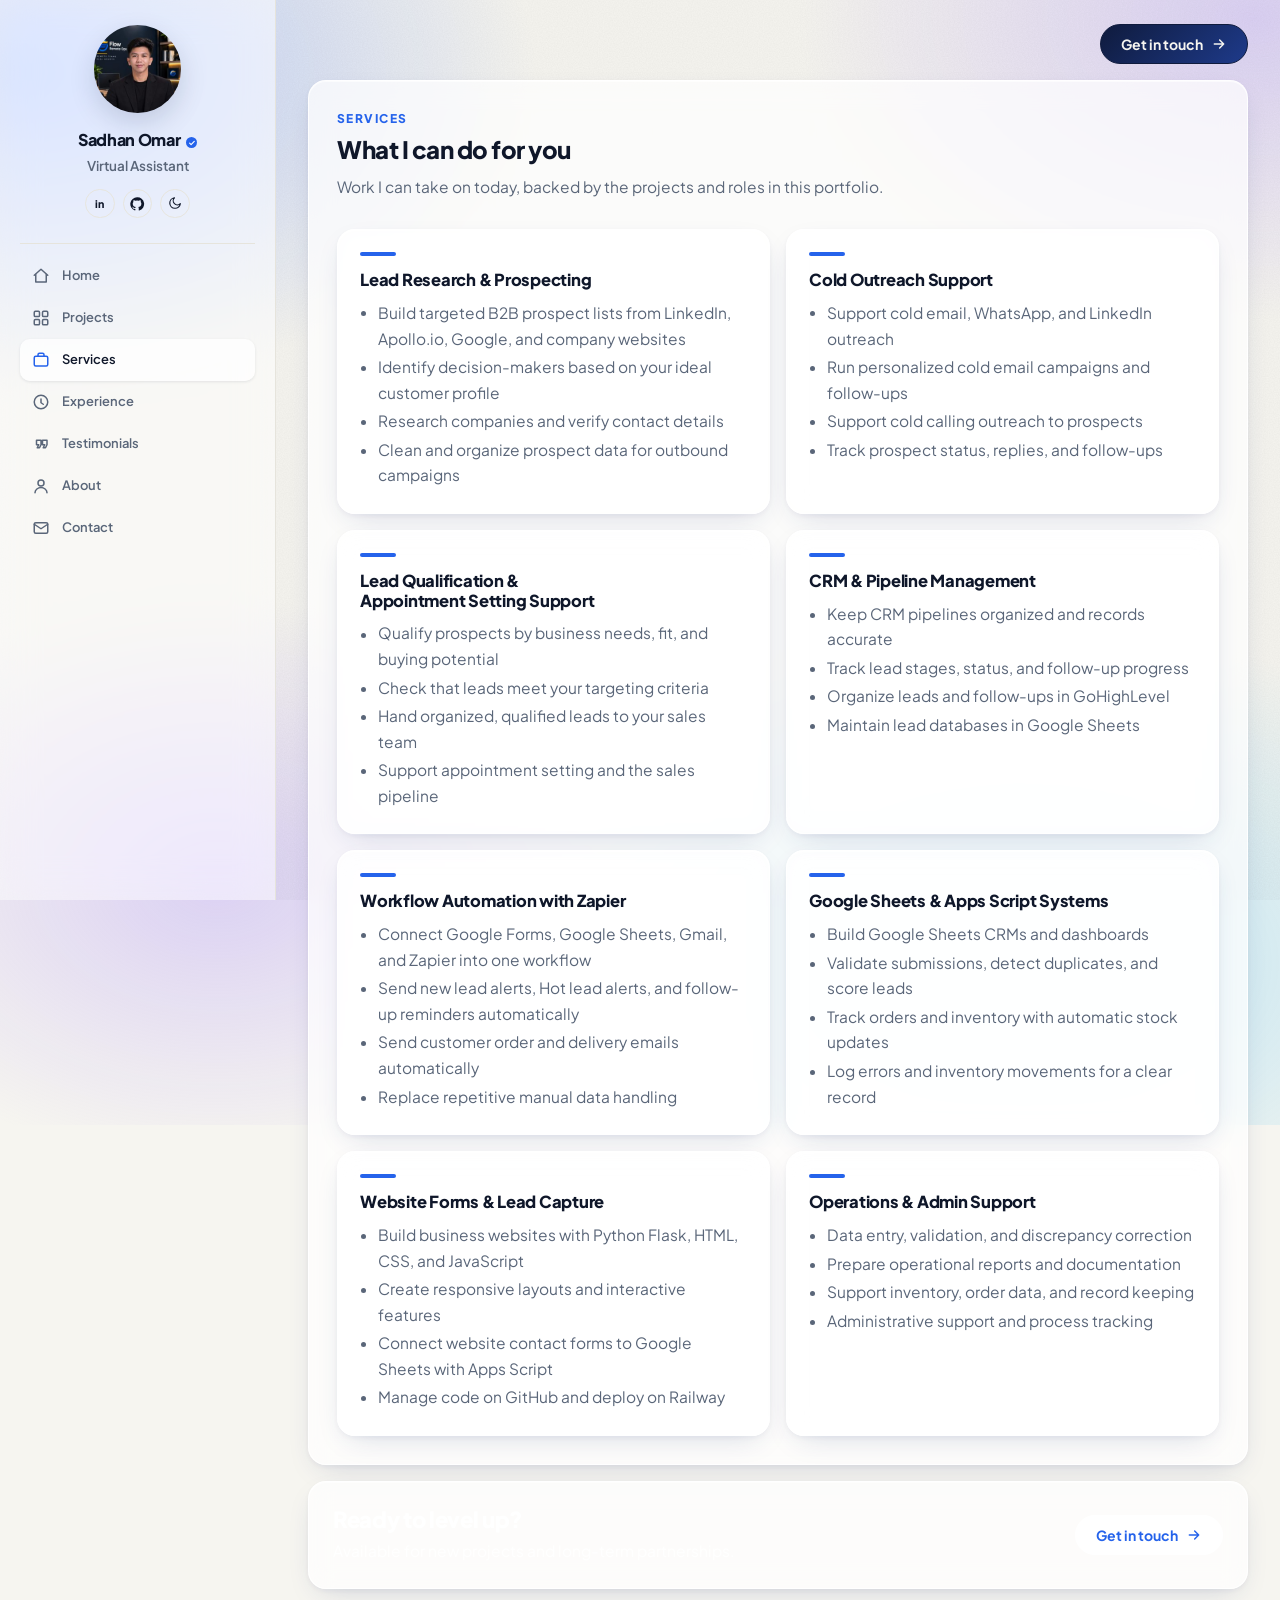
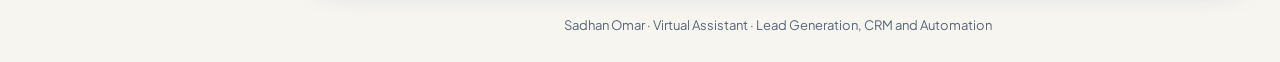
<file: services.html>
<!DOCTYPE html>
<html lang="en" data-theme="light" class="home-page">
<head>
<meta charset="UTF-8">
<meta name="viewport" content="width=device-width, initial-scale=1.0, viewport-fit=cover">
<title>Services | Sadhan Omar</title>
<meta name="description" content="Services offered by Sadhan Omar: lead research, outreach support, CRM, Zapier and Apps Script automation.">
<script>try{var t=localStorage.getItem('theme');if(t==='dark'||t==='light')document.documentElement.setAttribute('data-theme',t)}catch(e){}</script>
<link rel="preconnect" href="https://fonts.googleapis.com">
<link rel="preconnect" href="https://fonts.gstatic.com" crossorigin>
<link href="https://fonts.googleapis.com/css2?family=Plus+Jakarta+Sans:wght@400;500;600;700;800&family=Space+Grotesk:wght@500;600;700&display=swap" rel="stylesheet">
<link rel="stylesheet" href="styles.css">
</head>
<body class="inner">
<div class="app">
  <aside class="side">
    <div class="prof">
      <div class="avatar" role="img" aria-label="Portrait of Sadhan Omar"></div>
      <a class="name" href="index.html">Sadhan Omar<span class="vf"><svg viewBox="0 0 24 24"><path d="M5 12.5l4.5 4.5L19 7.5"/></svg></span></a>
      <div class="role">Virtual Assistant</div>
      <div class="sub">B2B Lead Generation · CRM &amp; Automation</div>
      <div class="icons">
        <a class="ibtn" href="https://www.linkedin.com/in/sadhan-omar-b422b1380" target="_blank" rel="noopener" aria-label="LinkedIn">in</a>
        <a class="ibtn" href="https://github.com/sdomar01" target="_blank" rel="noopener" aria-label="GitHub"><svg class="fill" viewBox="0 0 24 24" aria-hidden="true"><path d="M12 .5a11.5 11.5 0 00-3.64 22.41c.58.1.79-.25.79-.56v-2c-3.2.7-3.88-1.37-3.88-1.37-.52-1.33-1.28-1.69-1.28-1.69-1.04-.71.08-.7.08-.7 1.15.08 1.76 1.19 1.76 1.19 1.03 1.76 2.69 1.25 3.35.96.1-.75.4-1.25.73-1.54-2.55-.29-5.24-1.28-5.24-5.69 0-1.26.45-2.28 1.19-3.09-.12-.29-.52-1.46.11-3.05 0 0 .97-.31 3.17 1.18a11 11 0 015.77 0c2.2-1.49 3.17-1.18 3.17-1.18.63 1.59.23 2.76.11 3.05.74.81 1.19 1.83 1.19 3.09 0 4.42-2.69 5.39-5.26 5.68.41.36.78 1.06.78 2.14v3.17c0 .31.21.67.8.56A11.5 11.5 0 0012 .5z"/></svg></a>
        <button class="ibtn" id="theme" type="button" aria-label="Switch to dark mode"><span class="moon"><svg viewBox="0 0 24 24" aria-hidden="true"><path d="M21 13A9 9 0 1111 3a7 7 0 0010 10z"/></svg></span><span class="sun"><svg viewBox="0 0 24 24" aria-hidden="true"><circle cx="12" cy="12" r="4"/><path d="M12 2v2M12 20v2M4.9 4.9l1.4 1.4M17.7 17.7l1.4 1.4M2 12h2M20 12h2M4.9 19.1l1.4-1.4M17.7 6.3l1.4-1.4"/></svg></span></button>
      </div>
    </div>
    <nav class="menu" aria-label="Portfolio pages"><a href="index.html"><svg viewBox="0 0 24 24" aria-hidden="true"><path d="M3 11l9-8 9 8"/><path d="M5 10v10h14V10"/></svg>Home</a><a href="projects.html"><svg viewBox="0 0 24 24" aria-hidden="true"><rect x="3" y="3" width="7" height="7" rx="1.5"/><rect x="14" y="3" width="7" height="7" rx="1.5"/><rect x="3" y="14" width="7" height="7" rx="1.5"/><rect x="14" y="14" width="7" height="7" rx="1.5"/></svg>Projects</a><a href="services.html" aria-current="page"><svg viewBox="0 0 24 24" aria-hidden="true"><rect x="3" y="7" width="18" height="13" rx="2"/><path d="M8 7V5a2 2 0 012-2h4a2 2 0 012 2v2"/></svg>Services</a><a href="experience.html"><svg viewBox="0 0 24 24" aria-hidden="true"><path d="M12 8v5l3 2"/><circle cx="12" cy="12" r="9"/></svg>Experience</a><a href="testimonials.html"><svg viewBox="0 0 24 24" aria-hidden="true"><path d="M7 17h3l2-4V7H6v6h3zM15 17h3l2-4V7h-6v6h3z"/></svg>Testimonials</a><a href="about.html"><svg viewBox="0 0 24 24" aria-hidden="true"><circle cx="12" cy="8" r="4"/><path d="M4 21c0-4 4-7 8-7s8 3 8 7"/></svg>About</a><a href="contact.html"><svg viewBox="0 0 24 24" aria-hidden="true"><rect x="3" y="5" width="18" height="14" rx="2"/><path d="M3 7l9 6 9-6"/></svg>Contact</a></nav>
  </aside>
  <div class="content">
    <div class="topbar"><span class="crumb">Services</span><a class="btn" href="contact.html">Get in touch <svg viewBox="0 0 24 24" aria-hidden="true"><path d="M5 12h14M13 6l6 6-6 6"/></svg></a></div>
    <section class="panel"><div class="block"><div class="eyebrow">Services</div><h2 class="sec-title">What I can do for you</h2><p class="bio">Work I can take on today, backed by the projects and roles in this portfolio.</p></div><div class="block"><div class="grid">
        <article class="card"><h3>Lead Research &amp; Prospecting</h3><ul><li>Build targeted B2B prospect lists from LinkedIn, Apollo.io, Google, and company websites</li><li>Identify decision-makers based on your ideal customer profile</li><li>Research companies and verify contact details</li><li>Clean and organize prospect data for outbound campaigns</li></ul></article>
        <article class="card"><h3>Cold Outreach Support</h3><ul><li>Support cold email, WhatsApp, and LinkedIn outreach</li><li>Run personalized cold email campaigns and follow-ups</li><li>Support cold calling outreach to prospects</li><li>Track prospect status, replies, and follow-ups</li></ul></article>
        <article class="card"><h3>Lead Qualification &amp; Appointment Setting Support</h3><ul><li>Qualify prospects by business needs, fit, and buying potential</li><li>Check that leads meet your targeting criteria</li><li>Hand organized, qualified leads to your sales team</li><li>Support appointment setting and the sales pipeline</li></ul></article>
        <article class="card"><h3>CRM &amp; Pipeline Management</h3><ul><li>Keep CRM pipelines organized and records accurate</li><li>Track lead stages, status, and follow-up progress</li><li>Organize leads and follow-ups in GoHighLevel</li><li>Maintain lead databases in Google Sheets</li></ul></article>
        <article class="card"><h3>Workflow Automation with Zapier</h3><ul><li>Connect Google Forms, Google Sheets, Gmail, and Zapier into one workflow</li><li>Send new lead alerts, Hot lead alerts, and follow-up reminders automatically</li><li>Send customer order and delivery emails automatically</li><li>Replace repetitive manual data handling</li></ul></article>
        <article class="card"><h3>Google Sheets &amp; Apps Script Systems</h3><ul><li>Build Google Sheets CRMs and dashboards</li><li>Validate submissions, detect duplicates, and score leads</li><li>Track orders and inventory with automatic stock updates</li><li>Log errors and inventory movements for a clear record</li></ul></article>
        <article class="card"><h3>Website Forms &amp; Lead Capture</h3><ul><li>Build business websites with Python Flask, HTML, CSS, and JavaScript</li><li>Create responsive layouts and interactive features</li><li>Connect website contact forms to Google Sheets with Apps Script</li><li>Manage code on GitHub and deploy on Railway</li></ul></article>
        <article class="card"><h3>Operations &amp; Admin Support</h3><ul><li>Data entry, validation, and discrepancy correction</li><li>Prepare operational reports and documentation</li><li>Support inventory, order data, and record keeping</li><li>Administrative support and process tracking</li></ul></article>
      </div></div></section><section class="tile cta-t s12"><div><h2>Ready to level up?</h2><p>Available for new projects and long-term partnerships.</p></div><a class="btn" href="contact.html">Get in touch <svg viewBox="0 0 24 24" aria-hidden="true"><path d="M5 12h14M13 6l6 6-6 6"/></svg></a></section>
    <div class="foot">Sadhan Omar · Virtual Assistant · Lead Generation, CRM and Automation</div>
  </div>
</div>
<script src="script.js"></script>
</body>
</html>
</file>
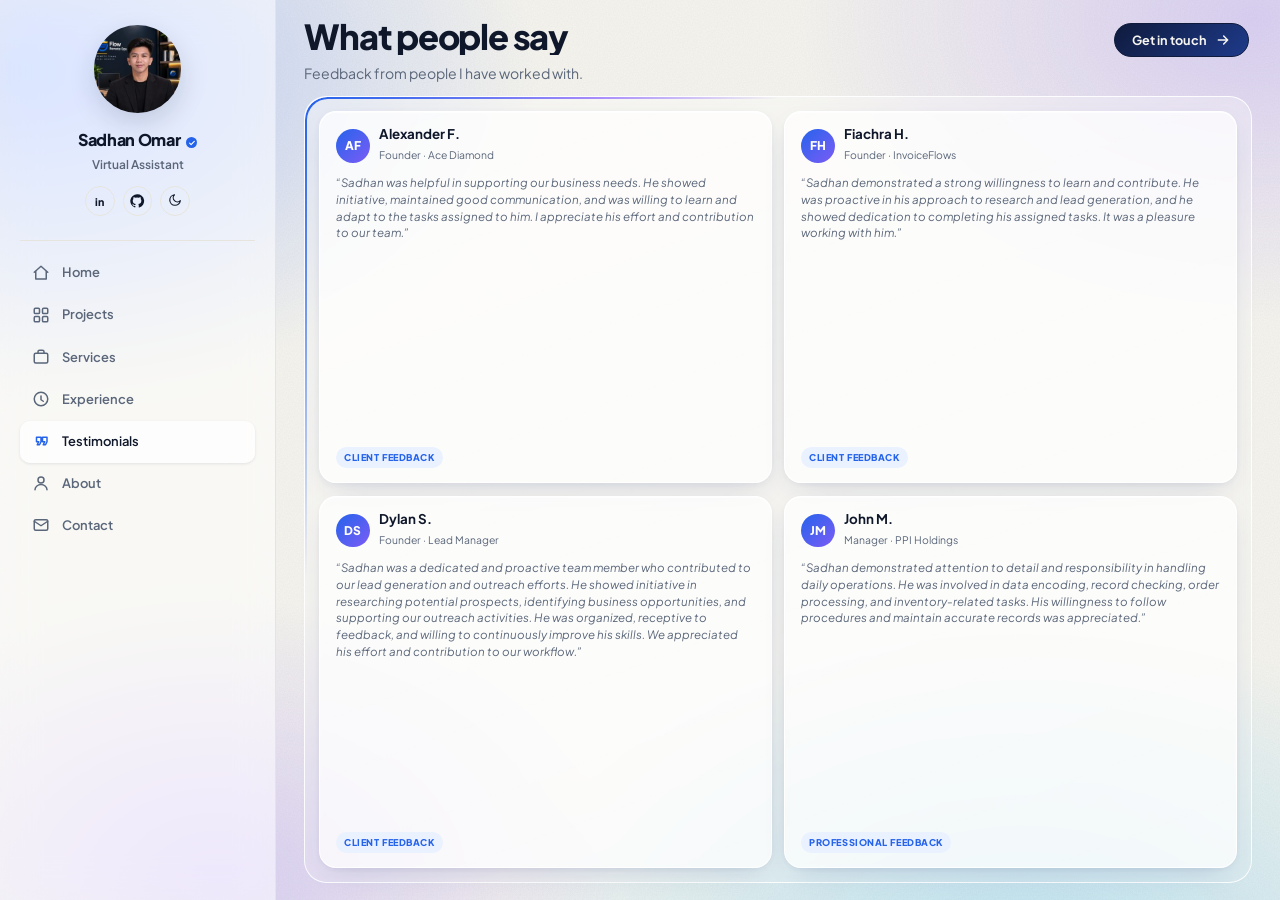
<file: testimonials.html>
<!DOCTYPE html>
<html lang="en" data-theme="light" class="home-page fit-page">
<head>
<meta charset="UTF-8">
<meta name="viewport" content="width=device-width, initial-scale=1.0, viewport-fit=cover">
<title>Testimonials | Sadhan Omar</title>
<meta name="description" content="Feedback from people Sadhan Omar has worked with.">
<script>try{var t=localStorage.getItem('theme');if(t==='dark'||t==='light')document.documentElement.setAttribute('data-theme',t)}catch(e){}</script>
<link rel="preconnect" href="https://fonts.googleapis.com">
<link rel="preconnect" href="https://fonts.gstatic.com" crossorigin>
<link href="https://fonts.googleapis.com/css2?family=Plus+Jakarta+Sans:wght@400;500;600;700;800&family=Space+Grotesk:wght@500;600;700&display=swap" rel="stylesheet">
<link rel="stylesheet" href="styles.css">
</head>
<body class="home">
<div class="app">
  <aside class="side">
    <div class="prof">
      <div class="avatar" role="img" aria-label="Portrait of Sadhan Omar"></div>
      <a class="name" href="index.html">Sadhan Omar<span class="vf"><svg viewBox="0 0 24 24"><path d="M5 12.5l4.5 4.5L19 7.5"/></svg></span></a>
      <div class="role">Virtual Assistant</div>
      <div class="sub">B2B Lead Generation · CRM &amp; Automation</div>
      <div class="icons">
        <a class="ibtn" href="https://www.linkedin.com/in/sadhan-omar-b422b1380" target="_blank" rel="noopener" aria-label="LinkedIn">in</a>
        <a class="ibtn" href="https://github.com/sdomar01" target="_blank" rel="noopener" aria-label="GitHub"><svg class="fill" viewBox="0 0 24 24" aria-hidden="true"><path d="M12 .5a11.5 11.5 0 00-3.64 22.41c.58.1.79-.25.79-.56v-2c-3.2.7-3.88-1.37-3.88-1.37-.52-1.33-1.28-1.69-1.28-1.69-1.04-.71.08-.7.08-.7 1.15.08 1.76 1.19 1.76 1.19 1.03 1.76 2.69 1.25 3.35.96.1-.75.4-1.25.73-1.54-2.55-.29-5.24-1.28-5.24-5.69 0-1.26.45-2.28 1.19-3.09-.12-.29-.52-1.46.11-3.05 0 0 .97-.31 3.17 1.18a11 11 0 015.77 0c2.2-1.49 3.17-1.18 3.17-1.18.63 1.59.23 2.76.11 3.05.74.81 1.19 1.83 1.19 3.09 0 4.42-2.69 5.39-5.26 5.68.41.36.78 1.06.78 2.14v3.17c0 .31.21.67.8.56A11.5 11.5 0 0012 .5z"/></svg></a>
        <button class="ibtn" id="theme" type="button" aria-label="Switch to dark mode"><span class="moon"><svg viewBox="0 0 24 24" aria-hidden="true"><path d="M21 13A9 9 0 1111 3a7 7 0 0010 10z"/></svg></span><span class="sun"><svg viewBox="0 0 24 24" aria-hidden="true"><circle cx="12" cy="12" r="4"/><path d="M12 2v2M12 20v2M4.9 4.9l1.4 1.4M17.7 17.7l1.4 1.4M2 12h2M20 12h2M4.9 19.1l1.4-1.4M17.7 6.3l1.4-1.4"/></svg></span></button>
      </div>
    </div>
    <nav class="menu" aria-label="Portfolio pages"><a href="index.html"><svg viewBox="0 0 24 24" aria-hidden="true"><path d="M3 11l9-8 9 8"/><path d="M5 10v10h14V10"/></svg>Home</a><a href="projects.html"><svg viewBox="0 0 24 24" aria-hidden="true"><rect x="3" y="3" width="7" height="7" rx="1.5"/><rect x="14" y="3" width="7" height="7" rx="1.5"/><rect x="3" y="14" width="7" height="7" rx="1.5"/><rect x="14" y="14" width="7" height="7" rx="1.5"/></svg>Projects</a><a href="services.html"><svg viewBox="0 0 24 24" aria-hidden="true"><rect x="3" y="7" width="18" height="13" rx="2"/><path d="M8 7V5a2 2 0 012-2h4a2 2 0 012 2v2"/></svg>Services</a><a href="experience.html"><svg viewBox="0 0 24 24" aria-hidden="true"><path d="M12 8v5l3 2"/><circle cx="12" cy="12" r="9"/></svg>Experience</a><a href="testimonials.html" aria-current="page"><svg viewBox="0 0 24 24" aria-hidden="true"><path d="M7 17h3l2-4V7H6v6h3zM15 17h3l2-4V7h-6v6h3z"/></svg>Testimonials</a><a href="about.html"><svg viewBox="0 0 24 24" aria-hidden="true"><circle cx="12" cy="8" r="4"/><path d="M4 21c0-4 4-7 8-7s8 3 8 7"/></svg>About</a><a href="contact.html"><svg viewBox="0 0 24 24" aria-hidden="true"><rect x="3" y="5" width="18" height="14" rx="2"/><path d="M3 7l9 6 9-6"/></svg>Contact</a></nav>
  </aside>
  <div class="content">
    <div class="topbar"><span class="crumb">Testimonials</span><a class="btn" href="contact.html">Get in touch <svg viewBox="0 0 24 24" aria-hidden="true"><path d="M5 12h14M13 6l6 6-6 6"/></svg></a></div>
    <div class="home-wrap"><div class="hh"><h1>What people say</h1><p>Feedback from people I have worked with.</p></div><section class="bento2 tmg"><article class="bt tm"><div class="tm-top"><span class="tm-av">AF</span><div><b>Alexander F.</b><span>Founder &middot; Ace Diamond</span></div></div><p class="tm-q">&ldquo;Sadhan was helpful in supporting our business needs. He showed initiative, maintained good communication, and was willing to learn and adapt to the tasks assigned to him. I appreciate his effort and contribution to our team.&rdquo;</p><span class="tm-tag">Client Feedback</span></article><article class="bt tm"><div class="tm-top"><span class="tm-av">FH</span><div><b>Fiachra H.</b><span>Founder &middot; InvoiceFlows</span></div></div><p class="tm-q">&ldquo;Sadhan demonstrated a strong willingness to learn and contribute. He was proactive in his approach to research and lead generation, and he showed dedication to completing his assigned tasks. It was a pleasure working with him.&rdquo;</p><span class="tm-tag">Client Feedback</span></article><article class="bt tm"><div class="tm-top"><span class="tm-av">DS</span><div><b>Dylan S.</b><span>Founder &middot; Lead Manager</span></div></div><p class="tm-q">&ldquo;Sadhan was a dedicated and proactive team member who contributed to our lead generation and outreach efforts. He showed initiative in researching potential prospects, identifying business opportunities, and supporting our outreach activities. He was organized, receptive to feedback, and willing to continuously improve his skills. We appreciated his effort and contribution to our workflow.&rdquo;</p><span class="tm-tag">Client Feedback</span></article><article class="bt tm"><div class="tm-top"><span class="tm-av">JM</span><div><b>John M.</b><span>Manager &middot; PPI Holdings</span></div></div><p class="tm-q">&ldquo;Sadhan demonstrated attention to detail and responsibility in handling daily operations. He was involved in data encoding, record checking, order processing, and inventory-related tasks. His willingness to follow procedures and maintain accurate records was appreciated.&rdquo;</p><span class="tm-tag">Professional Feedback</span></article></section></div>
    <div class="foot">Sadhan Omar · Virtual Assistant · Lead Generation, CRM and Automation</div>
  </div>
</div>
<script src="script.js"></script>
</body>
</html>
</file>
<file: styles.css>
:root{--photo:url("[data-uri]");--photo-lg:url("[data-uri]")}
[hidden]{display:none!important}
:root{
  --bg:#f2f5fa;--card:#fff;--card-2:#f7f9fc;--line:#e3e8f0;--fg:#0f172a;--muted:#5a6679;
  --accent:#2563eb;--accent-2:#1d4ed8;--accent-soft:#eaf1ff;--accent-fg:#fff;
  --ok:#0f7a4d;--ok-bg:#e8f7ef;--err:#b42318;--shadow:0 1px 2px rgba(15,23,42,.04),0 8px 24px rgba(15,23,42,.05);
  --r:20px;--font:"Plus Jakarta Sans","Inter","Helvetica Neue",Arial,sans-serif;color-scheme:light;
}
:root[data-theme="dark"]{
  --bg:#0a0f1d;--card:#121a2d;--card-2:#0e1627;--line:#222c46;--fg:#e8edf8;--muted:#9aa6bf;
  --accent:#5b9bff;--accent-2:#8bb8ff;--accent-soft:rgba(91,155,255,.14);--accent-fg:#06122b;
  --ok:#5fd29b;--ok-bg:rgba(95,210,155,.12);--err:#ff8a80;--shadow:none;color-scheme:dark;
}
*{box-sizing:border-box}
html{background:var(--bg)}
body{margin:0;background:var(--bg);color:var(--fg);font-family:var(--font);font-size:15.5px;line-height:1.65;-webkit-font-smoothing:antialiased}
img{max-width:100%}
h1,h2,h3{margin:0;line-height:1.2;letter-spacing:-.015em;text-wrap:balance}
p{margin:0}
a{color:var(--accent)}
:focus-visible{outline:2px solid var(--accent);outline-offset:3px;border-radius:6px}
.app{max-width:1320px;margin:0 auto;padding:20px;display:grid;grid-template-columns:292px minmax(0,1fr);gap:20px;align-items:start}

/* sidebar */
.side{min-width:0;position:sticky;top:20px;display:flex;flex-direction:column;gap:14px}
.card,.side>div,.side>nav{background:var(--card);border:1px solid var(--line);border-radius:var(--r);box-shadow:var(--shadow)}
.prof{padding:26px 22px 20px;text-align:center}
.avatar{width:104px;height:104px;border-radius:50%;margin:0 auto 14px;background:var(--accent-soft) var(--photo) center/cover no-repeat;border:3px solid var(--card);box-shadow:0 0 0 2px var(--accent)}
.prof .name{font-size:21px;font-weight:800;letter-spacing:-.02em;color:var(--fg);text-decoration:none;display:block}
.prof .role{font-size:13.5px;font-weight:700;color:var(--accent);margin-top:2px}
.prof .sub{font-size:12.5px;color:var(--muted);margin-top:4px;line-height:1.5}
.icons{display:flex;justify-content:center;gap:8px;margin-top:16px}
.ibtn{width:38px;height:38px;border-radius:12px;border:1px solid var(--line);background:var(--card-2);color:var(--fg);display:grid;place-items:center;cursor:pointer;text-decoration:none;font:800 14px var(--font);transition:transform .2s,background .2s,color .2s,border-color .2s}
.ibtn:hover{transform:translateY(-2px);background:var(--accent-soft);color:var(--accent);border-color:var(--accent)}
.ibtn svg{width:18px;height:18px;fill:none;stroke:currentColor;stroke-width:2;stroke-linecap:round;stroke-linejoin:round}
.ibtn svg.fill{fill:currentColor;stroke:none}
.sun{display:none}:root[data-theme="dark"] .sun{display:block}:root[data-theme="dark"] .moon{display:none}
.menu{padding:10px;display:flex;flex-direction:column;gap:2px}
.menu a{display:flex;align-items:center;gap:12px;padding:10px 12px;border-radius:12px;color:var(--muted);text-decoration:none;font-weight:600;font-size:14.5px;transition:background .2s,color .2s}
.menu a svg{width:18px;height:18px;fill:none;stroke:currentColor;stroke-width:2;stroke-linecap:round;stroke-linejoin:round;flex:none}
.menu a:hover{background:var(--card-2);color:var(--fg)}
.menu a[aria-current="page"]{background:var(--accent-soft);color:var(--accent)}

/* content */
.content{min-width:0;display:flex;flex-direction:column;gap:16px}
.topbar{display:flex;align-items:center;justify-content:space-between;gap:12px}
.crumb{font-size:13px;font-weight:700;color:var(--muted);letter-spacing:.02em}
.btn{display:inline-flex;align-items:center;justify-content:center;gap:8px;background:var(--accent);color:var(--accent-fg);border:1px solid var(--accent);border-radius:999px;padding:10px 20px;font:700 14px var(--font);text-decoration:none;cursor:pointer;transition:transform .2s,background .2s,box-shadow .2s}
.btn:hover{transform:translateY(-2px);background:var(--accent-2);border-color:var(--accent-2);box-shadow:0 8px 20px rgba(37,99,235,.25)}
.btn:disabled{opacity:.6;cursor:wait;transform:none}
.btn.alt{background:transparent;color:var(--fg);border-color:var(--line)}
.btn.alt:hover{background:var(--accent-soft);color:var(--accent);border-color:var(--accent);box-shadow:none}
.btn svg{width:16px;height:16px;fill:none;stroke:currentColor;stroke-width:2.2;stroke-linecap:round;stroke-linejoin:round}
.btn-demo{background:var(--ok);border-color:var(--ok);color:#fff}
:root[data-theme="dark"] .btn-demo{color:#06241a}
.btn-demo:hover{background:var(--ok);border-color:var(--ok);filter:brightness(1.08)}

/* bento */
.bento{display:grid;grid-template-columns:repeat(12,minmax(0,1fr));gap:16px}
.tile{background:var(--card);border:1px solid var(--line);border-radius:var(--r);padding:24px;box-shadow:var(--shadow);min-width:0;transition:transform .25s,border-color .25s,box-shadow .25s}
a.tile,.tile.hover{text-decoration:none;color:inherit}
a.tile:hover,.tile.hover:hover{transform:translateY(-4px);border-color:var(--accent);box-shadow:0 14px 32px rgba(37,99,235,.12)}
.s12{grid-column:span 12}.s8{grid-column:span 8}.s7{grid-column:span 7}.s6{grid-column:span 6}.s5{grid-column:span 5}.s4{grid-column:span 4}
.tile h2{font-size:19px;font-weight:800;margin-bottom:6px}
.tile .lbl{display:flex;align-items:center;justify-content:space-between;gap:10px;margin-bottom:14px}
.tile .lbl h2{margin:0}
.more{font-size:13px;font-weight:700;color:var(--accent);text-decoration:none;white-space:nowrap}
.more:hover{text-decoration:underline}
.hero-t{padding:34px;background:linear-gradient(135deg,var(--accent-soft),var(--card) 60%)}
.hello{display:inline-flex;align-items:center;gap:8px;font-size:13px;font-weight:700;color:var(--accent);background:var(--card);border:1px solid var(--line);padding:5px 12px;border-radius:999px;margin-bottom:16px}
.hello i{width:8px;height:8px;border-radius:50%;background:#22c55e;box-shadow:0 0 0 4px rgba(34,197,94,.18)}
.hero-t h1{font-size:clamp(28px,3.6vw,42px);font-weight:800;letter-spacing:-.03em;line-height:1.12}
.hero-t h1 em{font-style:normal;color:var(--accent)}
.hero-t p{margin-top:14px;color:var(--muted);max-width:56ch;font-size:16px}
.hero-t .cta-row{margin-top:22px}
.stats{display:grid;grid-template-columns:repeat(2,1fr);gap:12px;height:100%;align-content:center}
.stat{background:var(--card-2);border:1px solid var(--line);border-radius:16px;padding:16px}
.stat b{display:block;font-size:28px;font-weight:800;letter-spacing:-.02em;color:var(--accent);line-height:1.1}
.stat span{font-size:12.5px;color:var(--muted);font-weight:600}
.plist-mini{list-style:none;margin:0;padding:0;display:flex;flex-direction:column;gap:10px}
.plist-mini a{display:flex;gap:14px;align-items:center;padding:12px 14px;border:1px solid var(--line);border-radius:14px;background:var(--card-2);text-decoration:none;color:var(--fg);transition:border-color .2s,transform .2s}
.plist-mini a:hover{border-color:var(--accent);transform:translateX(4px)}
.plist-mini .pi{width:40px;height:40px;border-radius:12px;background:var(--accent-soft);color:var(--accent);display:grid;place-items:center;flex:none}
.plist-mini .pi svg{width:20px;height:20px;fill:none;stroke:currentColor;stroke-width:2;stroke-linecap:round;stroke-linejoin:round}
.plist-mini b{display:block;font-size:14.5px;line-height:1.3}
.plist-mini small{color:var(--muted);font-size:12.5px}
.tags{display:flex;flex-wrap:wrap;gap:8px}
.tag{font-size:12.5px;font-weight:600;padding:5px 12px;border-radius:999px;background:var(--accent-soft);color:var(--accent)}
.mini-roles{list-style:none;margin:0;padding:0;display:flex;flex-direction:column;gap:12px}
.mini-roles li{display:flex;flex-direction:column;border-left:3px solid var(--accent);padding-left:12px}
.mini-roles b{font-size:14.5px}.mini-roles span{font-size:12.5px;color:var(--muted)}
.thumbs{display:grid;grid-template-columns:repeat(2,1fr);gap:10px}
.thumbs img{width:100%;aspect-ratio:3/2;object-fit:cover;border-radius:10px;border:1px solid var(--line);display:block}
.cta-t{display:flex;align-items:center;justify-content:space-between;gap:20px;flex-wrap:wrap;background:var(--accent);color:var(--accent-fg);border-color:var(--accent)}
.cta-t h2{color:var(--accent-fg);font-size:22px}.cta-t p{opacity:.85}
.cta-t .btn{background:var(--accent-fg);color:var(--accent);border-color:var(--accent-fg)}
:root[data-theme="dark"] .cta-t .btn{background:#06122b;color:var(--accent);border-color:#06122b}
.cta-t .btn:hover{background:var(--accent-fg);filter:brightness(.95)}

/* tools marquee */
.strip{padding:18px 0;overflow:hidden}
.strip .lbl{padding:0 24px}
.mq{display:flex;gap:10px;width:max-content;animation:mq 42s linear infinite;padding:2px 0}
.strip:hover .mq{animation-play-state:paused}
@keyframes mq{to{transform:translateX(-50%)}}
.tool-chip{display:inline-flex;align-items:center;gap:8px;padding:8px 14px;border:1px solid var(--line);border-radius:999px;background:var(--card-2);font-size:13.5px;font-weight:600;white-space:nowrap}
.chip-dot{width:10px;height:10px;border-radius:50%}
.chip-icon{width:22px;height:22px;border-radius:7px;display:grid;place-items:center;flex:none}
.chip-icon img{display:block}

/* generic page panels (old content blocks) */
.panel{background:var(--card);border:1px solid var(--line);border-radius:var(--r);padding:28px;box-shadow:var(--shadow)}
.block+.block,.log+.block{margin-top:30px}
.eyebrow{font-size:12px;font-weight:800;letter-spacing:.12em;text-transform:uppercase;color:var(--accent);margin-bottom:6px}
.sec-title{font-size:24px;font-weight:800;letter-spacing:-.02em;margin-bottom:10px}
.bio{color:var(--muted);max-width:68ch}
.kv{display:grid;grid-template-columns:repeat(auto-fit,minmax(230px,1fr));gap:12px;margin:0}
.kv>div{background:var(--card-2);border:1px solid var(--line);border-radius:14px;padding:14px 16px;min-width:0}
.kv dt{font-size:12px;font-weight:700;color:var(--muted);text-transform:uppercase;letter-spacing:.06em}
.kv dd{margin:2px 0 0;font-weight:600;overflow-wrap:anywhere}
.log{display:flex;flex-direction:column;gap:14px}
.entry{display:grid;grid-template-columns:170px 1fr;gap:18px;padding:20px;border:1px solid var(--line);border-radius:16px;background:var(--card-2);transition:border-color .2s,transform .2s}
.entry:hover{border-color:var(--accent);transform:translateY(-2px)}
.when{font-size:13px;font-weight:700;color:var(--accent)}
.entry h3{font-size:17px;font-weight:800}
.org{font-size:13.5px;color:var(--muted);font-weight:600;margin:2px 0 8px}
.entry ul,.card ul{margin:0;padding-left:18px;color:var(--muted)}
.entry li,.card li{margin:3px 0}
.certs{display:grid;grid-template-columns:repeat(auto-fit,minmax(240px,1fr));gap:14px}
.cert:not(.shot){background:var(--card-2);border:1px solid var(--line);border-radius:16px;padding:18px;display:flex;flex-direction:column;gap:4px}
.cert:not(.shot) span{color:var(--muted);font-size:14px}
.grid{display:grid;grid-template-columns:repeat(auto-fill,minmax(290px,1fr));gap:16px}
.grid>.card{padding:22px;transition:transform .25s,border-color .25s,box-shadow .25s}
.grid>.card:hover{transform:translateY(-4px);border-color:var(--accent);box-shadow:0 14px 32px rgba(37,99,235,.12)}
.grid>.card h3{font-size:16.5px;font-weight:800;margin-bottom:10px}
.grid>.card h3::before{content:"";display:block;width:36px;height:4px;border-radius:4px;background:var(--accent);margin-bottom:14px}
.about-grid{display:grid;grid-template-columns:260px 1fr;gap:28px;align-items:center}
.about-photo{aspect-ratio:1;border-radius:24px;background:var(--accent-soft) var(--photo-lg) center/cover no-repeat;border:1px solid var(--line)}
.about-grid h1{font-size:clamp(26px,3vw,36px);font-weight:800;letter-spacing:-.03em}
.about-grid .bio{margin-top:12px;font-size:16px}

/* images (certificates + screenshots) */
.shot{margin:0;background:var(--card-2);border:1px solid var(--line);border-radius:14px;overflow:hidden}
.shot img{display:block;width:100%;height:auto;cursor:zoom-in;transition:transform .35s}
.shot:hover img{transform:scale(1.015)}
.shot figcaption{padding:12px 14px;font-size:13.5px;color:var(--muted);border-top:1px solid var(--line)}
.shot figcaption b{display:block;color:var(--fg);font-size:14.5px}
.pics{display:grid;grid-template-columns:repeat(auto-fit,minmax(240px,1fr));gap:14px}
.cert.shot img{aspect-ratio:3/2;object-fit:cover}
.lightbox{position:fixed;inset:0;background:rgba(5,10,20,.88);display:grid;place-items:center;padding:24px;z-index:50;cursor:zoom-out}
.lightbox img{max-width:min(1200px,100%);max-height:92vh;border-radius:12px;background:#fff}

/* projects list */
.plats{display:flex;flex-direction:column;gap:14px}
.plat{border:1px solid var(--line);border-radius:18px;background:var(--card-2);overflow:hidden}
.plat summary{list-style:none;cursor:pointer;display:flex;align-items:center;gap:6px 16px;flex-wrap:wrap;padding:18px 22px;transition:background .2s}
.plat summary::-webkit-details-marker{display:none}
.plat summary:hover{background:var(--accent-soft)}
.plat summary::after{content:"";width:9px;height:9px;border-right:2px solid var(--accent);border-bottom:2px solid var(--accent);transform:rotate(45deg);margin-left:auto;transition:transform .25s}
.plat[open] summary::after{transform:rotate(-135deg)}
.plat-name{font-size:18px;font-weight:800}
.plat-desc{color:var(--muted);font-size:14px}
.plat-count{font-size:12.5px;font-weight:700;color:var(--accent);background:var(--accent-soft);padding:3px 10px;border-radius:999px}
.plat-body{padding:4px 18px 18px;display:grid;grid-template-columns:repeat(auto-fit,minmax(300px,1fr));gap:14px}
.case{display:flex;flex-direction:column;gap:10px;background:var(--card);border:1px solid var(--line);border-radius:16px;padding:20px;text-decoration:none;color:inherit;transition:transform .25s,border-color .25s,box-shadow .25s}
.case:hover{transform:translateY(-4px);border-color:var(--accent);box-shadow:0 14px 32px rgba(37,99,235,.12)}
.case h3{font-size:17px;font-weight:800}
.case p{color:var(--muted);font-size:14.5px}
.kicker{font-size:12.5px;font-weight:700;color:var(--accent)}
.chips{display:flex;flex-wrap:wrap;gap:6px}
.chip{font-size:12px;font-weight:600;padding:3px 10px;border-radius:999px;background:var(--accent-soft);color:var(--accent)}
.chip.plain{background:var(--card-2);color:var(--muted);border:1px solid var(--line)}

/* project case study pages */
.pmain{display:flex;flex-direction:column;gap:16px;min-width:0}
.back{font-weight:700;font-size:14px;text-decoration:none;width:max-content}
.back:hover{text-decoration:underline}
.phero,.psec{background:var(--card);border:1px solid var(--line);border-radius:var(--r);padding:28px;box-shadow:var(--shadow);min-width:0}
.phero{background:linear-gradient(135deg,var(--accent-soft),var(--card) 55%)}
.phero h1{font-size:clamp(26px,3.2vw,38px);font-weight:800;letter-spacing:-.03em;margin:10px 0}
.plead{color:var(--muted);font-size:16.5px;max-width:72ch}
.badge-row{display:flex;flex-wrap:wrap;gap:8px}
.badge{font-size:12px;font-weight:800;padding:4px 12px;border-radius:999px;background:var(--accent);color:var(--accent-fg)}
.badge.soft{background:var(--accent-soft);color:var(--accent)}
.meta{display:grid;grid-template-columns:repeat(auto-fit,minmax(210px,1fr));gap:12px;margin:22px 0 0}
.meta>div{background:var(--card);border:1px solid var(--line);border-radius:14px;padding:12px 14px;min-width:0}
.meta dt{font-size:11.5px;font-weight:700;color:var(--muted);text-transform:uppercase;letter-spacing:.06em}
.meta dd{margin:2px 0 0;font-weight:600;font-size:14.5px;overflow-wrap:anywhere}
.cta-row{display:flex;flex-wrap:wrap;gap:10px;margin-top:20px}
.disclaimer,.notice{margin-top:16px;padding:12px 16px;border-radius:12px;background:var(--card-2);border:1px dashed var(--line);font-size:14px;color:var(--muted)}
.toc{display:flex;flex-wrap:wrap;gap:8px;margin-top:20px}
.toc a{font-size:13px;font-weight:600;text-decoration:none;color:var(--muted);padding:5px 12px;border:1px solid var(--line);border-radius:999px;background:var(--card);transition:all .2s}
.toc a:hover{color:var(--accent);border-color:var(--accent);background:var(--accent-soft)}
.psec>h2{font-size:24px;font-weight:800;letter-spacing:-.02em;margin-bottom:14px}
.psec>.eyebrow{margin-bottom:4px}
.intro{color:var(--muted);margin:0 0 16px;max-width:72ch}
.cols{display:grid;grid-template-columns:1fr 1fr;gap:22px;color:var(--muted)}
.cols p{max-width:none}
.plist{margin:0;padding-left:20px;color:var(--muted)}
.plist li{margin:5px 0}.plist li b{color:var(--fg)}
.plist.wide{display:flex;flex-direction:column;gap:8px}
.cards{display:grid;gap:14px;margin-bottom:6px}
.cards.two{grid-template-columns:repeat(2,minmax(0,1fr))}
.cards.three{grid-template-columns:repeat(3,minmax(0,1fr))}
.cards.stack{grid-template-columns:repeat(auto-fill,minmax(190px,1fr))}
.pcard{background:var(--card-2);border:1px solid var(--line);border-radius:16px;padding:18px;transition:transform .25s,border-color .25s}
.pcard:hover{transform:translateY(-3px);border-color:var(--accent)}
.pcard h3{font-size:15.5px;font-weight:800;margin-bottom:6px}
.pcard p{color:var(--muted);font-size:14.5px}
.pcard .plist{font-size:14.5px;padding-left:18px}
.subhead{font-size:16.5px;font-weight:800;margin:22px 0 12px}
.chain{list-style:none;margin:0 0 6px;padding:0;display:grid;grid-template-columns:repeat(auto-fit,minmax(170px,1fr));gap:12px;counter-reset:s}
.chain li{position:relative;background:var(--card-2);border:1px solid var(--line);border-radius:14px;padding:14px 14px 14px 52px;counter-increment:s}
.chain li::before{content:counter(s);position:absolute;left:14px;top:14px;width:28px;height:28px;border-radius:50%;background:var(--accent);color:var(--accent-fg);display:grid;place-items:center;font-weight:800;font-size:13px}
.chain li b{display:block;font-size:14.5px;line-height:1.35}
.chain li span{font-size:13px;color:var(--muted)}
.demo{background:var(--card-2);border:1px solid var(--line);border-radius:16px;padding:20px;display:flex;flex-direction:column;gap:14px;align-items:flex-start}
.gal-group{margin-top:8px}
.gal-group>.shot{margin-bottom:14px}
.gal-group .shot.sheet{margin-bottom:14px}
.shots{display:grid;gap:14px;margin:14px 0}
.wf-grid{display:grid;grid-template-columns:repeat(3,minmax(0,1fr));gap:14px;margin-top:14px;align-items:start}
.wf-grid .shot img{background:#fff;cursor:default}
.shots.two,.zapgrid{display:grid;grid-template-columns:repeat(2,minmax(0,1fr));gap:14px;margin-top:14px}
.zaps{display:flex;flex-direction:column;gap:16px}
.zap{background:var(--card-2);border:1px solid var(--line);border-radius:16px;padding:20px;display:flex;flex-direction:column;gap:12px}
.zap-head{display:flex;align-items:center;gap:12px;flex-wrap:wrap}
.zap-head h3{font-size:17px;font-weight:800}
.zap p{color:var(--muted)}
.skills{margin-top:16px;padding:14px 16px;border-radius:14px;background:var(--accent-soft);color:var(--fg);font-weight:600}
.note-card{align-self:start}

/* contact */
.contact-grid{display:grid;grid-template-columns:minmax(0,1fr) 300px;gap:16px;align-items:start}
form#cform{display:flex;flex-direction:column;gap:14px;margin-top:20px}
label{display:flex;flex-direction:column;gap:6px;font-weight:700;font-size:13.5px}
input,select,textarea{font:500 15px var(--font);color:var(--fg);background:var(--card-2);border:1px solid var(--line);border-radius:12px;padding:12px 14px;width:100%;transition:border-color .2s,box-shadow .2s}
input:focus,select:focus,textarea:focus{outline:none;border-color:var(--accent);box-shadow:0 0 0 3px var(--accent-soft)}
textarea{min-height:140px;resize:vertical}
.hp{position:absolute!important;left:-9999px;width:1px;height:1px;overflow:hidden}
.err{color:var(--err);font-weight:600;font-size:14px;min-height:0}
.ok{padding:12px 16px;border-radius:12px;background:var(--ok-bg);color:var(--ok);font-weight:600}
form .btn{align-self:flex-start;padding:12px 26px}
.draft{margin-top:16px;border:1px solid var(--line);border-radius:14px;padding:16px;background:var(--card-2)}
.draft pre{margin:0 0 12px;white-space:pre-wrap;word-break:break-word;font:500 14px var(--font)}
.row{display:flex;gap:12px;align-items:center;flex-wrap:wrap}.note{color:var(--muted);font-size:13.5px}
.cinfo{display:flex;flex-direction:column;gap:12px}
.cinfo a,.cinfo div{display:flex;gap:12px;align-items:center;padding:12px 14px;border:1px solid var(--line);border-radius:14px;background:var(--card-2);text-decoration:none;color:var(--fg);font-weight:600;font-size:14px;overflow-wrap:anywhere}
.cinfo svg{width:18px;height:18px;flex:none;color:var(--accent);fill:none;stroke:currentColor;stroke-width:2;stroke-linecap:round;stroke-linejoin:round}
.cinfo b{flex:none;width:18px;text-align:center}
.cinfo a:hover{border-color:var(--accent)}
.foot{text-align:center;color:var(--muted);font-size:13px;padding:10px 0 4px}

/* motion */
.reveal{opacity:0;transform:translateY(18px);transition:opacity .6s ease,transform .6s ease;transition-delay:var(--d,0ms)}
.reveal.in{opacity:1;transform:none}
@view-transition{navigation:auto}
@media (prefers-reduced-motion:reduce){*{animation:none!important;transition:none!important}.mq{animation:none!important}}

/* responsive */
@media (max-width:1100px){.s8,.s7,.s5,.s4{grid-column:span 12}.s6{grid-column:span 12}.contact-grid{grid-template-columns:1fr}.cards.three{grid-template-columns:repeat(2,minmax(0,1fr))}}
@media (min-width:1101px) and (max-width:1250px){.s4{grid-column:span 6}}
@media (max-width:900px){
  .app{grid-template-columns:1fr;padding:12px;gap:12px}
  .side{position:static}
  .prof{display:grid;grid-template-columns:72px 1fr;gap:2px 14px;text-align:left;align-items:center;padding:16px}
  .avatar{width:72px;height:72px;grid-row:span 3;margin:0}
  .icons{justify-content:flex-start;margin-top:8px;grid-column:2}
  .menu{flex-direction:row;overflow-x:auto;padding:8px;scrollbar-width:none;position:sticky;top:8px;z-index:20;background:var(--card);border-radius:var(--r)}
  .menu::-webkit-scrollbar{display:none}
  .menu a{white-space:nowrap;padding:9px 14px}
  .about-grid{grid-template-columns:1fr}.about-photo{max-width:220px}
  .entry{grid-template-columns:1fr;gap:6px}
  .wf-grid{grid-template-columns:1fr}
  .cols,.cards.two,.cards.three,.shots.two,.zapgrid{grid-template-columns:1fr}
  .phero,.psec,.panel{padding:20px}
  .hero-t{padding:24px}
}


/* design v3: soft cream look like the reference */
:root{--bg:#f6f5f0;--card:#fff;--card-2:#f6f7fa;--line:#e6e4dc;--navy:#0f1b3d;--bento:linear-gradient(160deg,#e6eeff,#dde7fb);--r:18px;--head:"Plus Jakarta Sans",sans-serif;--shadow:0 1px 2px rgba(15,27,61,.04),0 6px 18px rgba(15,27,61,.05)}
:root[data-theme="dark"]{--bg:#0a0f1d;--card:#141c30;--card-2:#0f1626;--line:#222c46;--navy:#e8edf8;--bento:linear-gradient(160deg,#16213d,#111a30);--shadow:none}
body{background-image:none}
.app{max-width:none;padding:0;gap:0;grid-template-columns:276px minmax(0,1fr);align-items:stretch;min-height:100vh}
.side{position:sticky;top:0;height:100vh;gap:0;padding:26px 18px;background:var(--card);border-right:1px solid var(--line);overflow:auto}
.side>div,.side>nav{background:none;border:0;box-shadow:none;border-radius:0}
.prof{padding:0 0 16px;background:none}
.avatar{width:112px;height:112px;border-radius:50%;border:4px solid var(--card);box-shadow:0 0 0 1px var(--line),0 8px 20px rgba(15,27,61,.12)}
.prof .name{font-size:19px}
.ibtn{border-radius:50%;background:var(--card);width:36px;height:36px}
.menu{padding:6px 0 0;gap:3px}
.menu a{border-radius:12px;padding:10px 14px}
.menu a[aria-current="page"]{background:var(--card-2);color:var(--fg);box-shadow:inset 0 0 0 1px var(--line)}
.menu a[aria-current="page"] svg{color:var(--accent)}
.content{padding:24px 32px 22px;gap:16px}
.topbar{order:-1;justify-content:flex-end}
.crumb{display:none}
.btn{background:var(--navy);border-color:var(--navy);color:var(--bg);border-radius:999px;box-shadow:none;font-family:var(--font)}
.btn:hover{background:var(--navy);border-color:var(--navy);transform:translateY(-2px);filter:brightness(1.25);box-shadow:0 8px 18px rgba(15,27,61,.2)}
.btn.alt{background:transparent;color:var(--fg);border-color:var(--line);box-shadow:none}
.btn.alt:hover{background:var(--card-2);color:var(--fg);filter:none}
.card,.tile,.panel,.phero,.psec,.case,.plat{border:1px solid var(--line);box-shadow:var(--shadow)}
a.tile:hover,.tile.hover:hover,.case:hover,.grid>.card:hover{box-shadow:0 14px 30px rgba(15,27,61,.1);transform:translateY(-3px)}
h1,h2,h3,.prof .name,.stat b{font-family:var(--font)}
.tag,.chip,.badge,.toc a,.plat-count,.ibtn{border-radius:999px}
.toc a,.tool-chip{border-radius:999px}
.cta-t .btn{background:var(--accent-fg);color:var(--accent);border-color:var(--accent-fg)}
.mq-wrap{overflow:hidden;-webkit-mask-image:linear-gradient(90deg,transparent,#000 6%,#000 94%,transparent);mask-image:linear-gradient(90deg,transparent,#000 6%,#000 94%,transparent)}

/* HOME: sized in rem; root scales with the window so everything fits one screen */
html.home-page{font-size:clamp(10px,min(2.35vh,1.2vw),16px)}
body.home{font-size:1rem}
body.home .content{padding:1.6rem 2.2rem 1.4rem;gap:1.1rem}
body.home .side,body.inner .side{padding:1.6rem 1.2rem}
body.home .avatar,body.inner .avatar{width:7rem;height:7rem}
body.home .prof .name,body.inner .prof .name{font-size:1.25rem}body.home .prof .role{font-size:.85rem}body.home .prof .sub{font-size:.78rem}
body.home .menu a,body.inner .menu a{padding:.62rem .9rem;font-size:.92rem}
body.home .icons,body.inner .icons{margin-top:.8rem}
.home-wrap{display:flex;flex-direction:column;gap:1rem;flex:1;min-height:0}
.hh{display:flex;align-items:flex-start;justify-content:space-between;gap:1rem}
.hh h1{font-size:2.3rem;font-weight:800;letter-spacing:-.03em;line-height:1.08;max-width:22ch}
.hh p{margin-top:.5rem;color:var(--muted);font-size:1rem;max-width:60ch}
.drivers{display:flex;align-items:center;gap:1.2rem;background:var(--card);border:1px solid var(--line);border-radius:999px;padding:.65rem 1.4rem;box-shadow:var(--shadow)}
.dl{flex:none;line-height:1.25}.dl small{display:block;font-size:.62rem;font-weight:800;letter-spacing:.14em;color:var(--accent)}.dl b{font-size:.95rem}
.dm{flex:1;min-width:0;overflow:hidden;-webkit-mask-image:linear-gradient(90deg,transparent,#000 5%,#000 95%,transparent);mask-image:linear-gradient(90deg,transparent,#000 5%,#000 95%,transparent)}
.drivers .tool-chip{background:transparent;border:0;font-size:.9rem;padding:.2rem .6rem}
.bento2{flex:1;min-height:0;display:grid;grid-template-columns:repeat(12,minmax(0,1fr));grid-template-rows:minmax(0,1fr) minmax(0,1fr);gap:.9rem;background:var(--bento);border:1px solid var(--line);border-radius:28px;padding:1rem}
.bt{background:var(--card);border-radius:20px;padding:1.1rem 1.2rem;min-width:0;min-height:0;overflow:hidden;text-decoration:none;color:var(--fg);box-shadow:var(--shadow);display:flex;flex-direction:column;transition:transform .25s,box-shadow .25s}
.bt:hover{transform:translateY(-3px);box-shadow:0 14px 30px rgba(15,27,61,.12)}
.bt h2{font-size:1.05rem;font-weight:800;margin:0}
.bt p,.bt .d{font-size:.82rem;color:var(--muted);line-height:1.45;margin:.2rem 0 0}
.bi{width:2rem;height:2rem;border-radius:.6rem;background:var(--navy);color:var(--bg);display:grid;place-items:center;flex:none}
.bi svg{width:1.1rem;height:1.1rem;fill:none;stroke:currentColor;stroke-width:2;stroke-linecap:round;stroke-linejoin:round}
.bh{display:flex;align-items:center;gap:.6rem;margin-bottom:.5rem}
.bt.photo{grid-column:span 3;grid-row:span 2;align-items:center;text-align:center;background:linear-gradient(180deg,var(--accent-soft),var(--card) 70%);padding:1.2rem}
.bt.photo .ph{width:70%;aspect-ratio:1;max-height:48%;border-radius:1.2rem;background:var(--photo-lg) center/cover;border:3px solid var(--card);box-shadow:0 10px 24px rgba(15,27,61,.18)}
.bt.photo small{margin-top:auto;font-size:.62rem;letter-spacing:.2em;font-weight:800;color:var(--muted)}
.bt.photo b{font-size:1.5rem;font-weight:800;letter-spacing:-.02em;line-height:1.1;margin:.2rem 0}
.bt.photo span{font-size:.85rem;color:var(--accent);font-weight:700}
.bt.photo em{font-style:normal;font-size:.78rem;color:var(--muted);margin:.3rem 0 .2rem}
.bt.proj{grid-column:span 6}
.bt.proj .row2{display:flex;gap:.9rem;flex:1;min-height:0}
.bt.proj .txt{flex:1.1;min-width:0}
.bt.proj ul{list-style:none;margin:.5rem 0 0;padding:0;font-size:.78rem;color:var(--muted);display:flex;flex-direction:column;gap:.25rem}
.bt.proj li::before{content:"";display:inline-block;width:.4rem;height:.4rem;border-radius:50%;background:var(--accent);margin-right:.5rem}
.prev{flex:1;display:flex;flex-direction:column;gap:.5rem;min-width:0;min-height:0}
.prev img{flex:1;min-height:0;width:100%;object-fit:cover;object-position:top;border-radius:.7rem;border:1px solid var(--line)}
.bt.cred{grid-column:span 3}
.bt.cred .th{flex:1;min-height:0;display:grid;grid-template-columns:1fr 1fr;grid-template-rows:1fr 1fr;gap:.45rem}
.bt.cred img{width:100%;height:100%;object-fit:cover;border-radius:.5rem;border:1px solid var(--line)}
.bt.focus,.bt.serv,.bt.expc{grid-column:span 3}
.bt.focus .tags{margin-top:.6rem;gap:.35rem}.bt.focus .tag{font-size:.7rem;padding:.2rem .6rem}
.sl{list-style:none;margin:.5rem 0 0;padding:0;display:flex;flex-direction:column;gap:.1rem;font-size:.78rem;flex:1;min-height:0}
.sl li{display:flex;justify-content:space-between;gap:.5rem;padding:.22rem 0;border-bottom:1px solid var(--line);color:var(--fg);font-weight:600;overflow:hidden;white-space:nowrap}
.sl li span{overflow:hidden;text-overflow:ellipsis}.sl li i{font-style:normal;color:var(--muted);font-weight:500;flex:none}
.rl{list-style:none;margin:.5rem 0 0;padding:0;display:flex;flex-direction:column;gap:.5rem;font-size:.78rem}
.rl li{border-left:3px solid var(--accent);padding-left:.6rem;line-height:1.3}.rl b{display:block;font-size:.84rem}.rl span{color:var(--muted)}

@media (max-width:1000px){
  html.home-page{font-size:15px}
  body.home .content{padding:14px}
  .hh{flex-direction:column}.hh h1{font-size:1.9rem}
  .drivers{border-radius:20px;flex-direction:column;align-items:flex-start;gap:.5rem}
  .dm{width:100%}
  .bento2{display:flex;flex-direction:column;padding:.7rem}
  .bt{min-height:12rem}.bt.photo .ph{max-height:none;width:9rem}
  .bt.proj .row2{flex-direction:column}.prev{flex-direction:row;height:7rem;flex:none}
  .bt.cred .th{height:9rem;flex:none}
  .side{position:static;height:auto;border-right:0;border-bottom:1px solid var(--line);padding:14px}
  .app{grid-template-columns:1fr}
  .content{padding:14px}
}
@media (max-width:900px){.menu{background:var(--card);border:1px solid var(--line)!important;border-radius:16px!important}.avatar{width:72px;height:72px}}
@media (min-width:1001px){body.home .content{position:relative}body.home .topbar{position:absolute;right:2.2rem;top:1.6rem;z-index:3}body.home .topbar .btn{font-size:.9rem;padding:.6rem 1.2rem}body.home{overflow:hidden}body.home .app{height:100vh;min-height:0}body.home .content{height:100vh;min-height:0}body.home .side{overflow:hidden}}
html.home-page{font-size:clamp(10px,min(2.05vh,1.1vw),16px)}
body.home .foot{display:none}
body.home .content{padding:1.3rem 2rem 1.2rem;gap:.8rem}
.home-wrap{gap:.8rem}
.hh h1{font-size:1.95rem;max-width:26ch}
.hh p{font-size:.88rem;margin-top:.35rem}
.drivers{padding:.45rem 1.2rem}
.sl li span{flex:1;min-width:0}
.bt{padding:.9rem 1rem}
.bt.proj ul{margin-top:.35rem}
@media (min-width:1001px) and (max-height:660px){.hh p{display:none}.bt.cred .th{grid-template-rows:1fr}.bt.cred img:nth-child(n+3){display:none}.bt.proj li:nth-child(3){display:none}.bt.focus p{font-size:.76rem}}

/* HOME v4: closer copy of the reference layout (home only) */
.vf{display:none}
body.home .vf,body.inner .vf{display:inline-grid;place-items:center;width:1em;height:1em;border-radius:50%;background:var(--accent);margin-left:.4rem;vertical-align:-.1em;font-size:.8rem}
.vf svg{width:70%;height:70%;fill:none;stroke:#fff;stroke-width:3.5;stroke-linecap:round;stroke-linejoin:round}
@media (min-width:1001px){
body.home .side,body.inner .side{background:transparent;border-right:1px solid var(--line);padding:1.8rem 1.4rem}
body.home .avatar,body.inner .avatar{width:6.2rem;height:6.2rem;border:0;box-shadow:0 10px 26px rgba(15,27,61,.15);-webkit-mask:none}
body.home .prof .name,body.inner .prof .name{font-size:1.15rem}
body.home .prof .role,body.inner .prof .role{color:var(--muted);font-weight:600}
body.home .prof .sub,body.inner .prof .sub{display:none}
body.home .icons,body.inner .icons{margin:.8rem 0 .6rem}
body.home .ibtn,body.inner .ibtn{width:2.1rem;height:2.1rem;font-size:.75rem;background:transparent}
body.home .ibtn svg,body.inner .ibtn svg{width:1rem;height:1rem}
body.home .menu,body.inner .menu{gap:0;padding-top:.8rem;border-top:1px solid var(--line)}
body.home .menu a,body.inner .menu a{border-radius:.7rem;padding:.7rem .9rem;border-bottom:1px solid transparent}
body.home .menu a[aria-current="page"],body.inner .menu a[aria-current="page"]{background:var(--card);box-shadow:0 1px 3px rgba(15,27,61,.1);color:var(--fg)}
body.home .content::before{content:"";position:absolute;right:-12rem;top:-14rem;width:34rem;height:34rem;border:1px solid var(--line);border-radius:50%;pointer-events:none}
body.home .content::after{content:"";position:absolute;left:8rem;bottom:-18rem;width:30rem;height:30rem;border:1px solid var(--line);border-radius:50%;pointer-events:none}
body.home .hh h1{font-size:2.7rem;max-width:none;letter-spacing:-.035em;line-height:1.05;white-space:nowrap}
body.home .hh p{font-size:1rem;margin-top:.5rem;display:block}
body.home .drivers{border-radius:1.1rem;padding:.55rem 1.1rem;gap:1.1rem}
body.home .dl{padding-right:1.1rem;border-right:1px solid var(--line)}
body.home .dl small{color:#e5703a}
:root[data-theme="dark"] body.home .dl small{color:var(--accent)}
}
.bento2{grid-template-columns:repeat(4,minmax(0,1fr));border-radius:1.6rem;padding:1rem;background:linear-gradient(160deg,#e9eefc,#dde5fb 60%,#e4e0fb)}
:root[data-theme="dark"] .bento2{background:linear-gradient(160deg,#16213d,#111a30)}
.bt{border-radius:1.2rem;padding:1rem 1.1rem}
.bt-h{display:flex;align-items:center;gap:.55rem;margin-bottom:.35rem}
.bt-h .bi{width:1.7rem;height:1.7rem;border-radius:.5rem;background:var(--accent);color:#fff}
.bt-h .bi svg{width:.95rem;height:.95rem}
.bt-h h2{font-size:.8rem;font-weight:800;letter-spacing:.1em;text-transform:uppercase}
.bt-d{font-size:.78rem;color:var(--muted);line-height:1.45;margin:0}
.c-proj,.c-exp{grid-column:span 2}.c-about,.c-auto,.c-cred,.c-serv{grid-column:span 1}
.proj-body{display:flex;gap:1rem;flex:1;min-height:0;margin-top:.4rem}
.proj-body .pl{flex:1;min-width:0}.proj-body .pr{flex:1.35;min-width:0;display:flex;flex-direction:column;gap:.35rem;min-height:0}
.proj-body img{flex:1;min-height:0;width:100%;object-fit:cover;object-position:top left;border-radius:.7rem;border:1px solid var(--line);box-shadow:0 8px 20px rgba(15,27,61,.1)}
.dots{display:flex;gap:.3rem;justify-content:center}.dots i{width:.35rem;height:.35rem;border-radius:50%;background:var(--line)}.dots i.on{background:var(--accent)}
.pn{list-style:none;margin:.6rem 0 0;padding:0;font-size:.76rem;color:var(--fg);font-weight:600;display:flex;flex-direction:column;gap:.3rem}
.pn li::before{content:"";display:inline-block;width:.4rem;height:.4rem;border-radius:50%;background:var(--accent);margin-right:.5rem}
.stack2{position:relative;flex:1;min-height:0;margin-top:.5rem}
.stack2 span{position:absolute;top:50%;left:50%;height:92%;aspect-ratio:3/4;border-radius:.8rem;background:var(--photo-lg) center/cover;box-shadow:0 8px 22px rgba(15,27,61,.2);border:2px solid var(--card)}
.stack2 .p2{transform:translate(-62%,-50%) rotate(-9deg);opacity:.85}.stack2 .p1{transform:translate(-38%,-50%) rotate(6deg)}
.apills{display:flex;flex-direction:column;gap:.4rem;margin-top:.6rem;flex:1;min-height:0;overflow:hidden}
.apills span{display:flex;align-items:center;gap:.5rem;font-size:.74rem;font-weight:600;border:1px solid var(--line);border-radius:999px;padding:.3rem .7rem;background:var(--card-2);white-space:nowrap;overflow:hidden}
.apills i{width:.4rem;height:.4rem;border-radius:50%;background:#22c55e;flex:none}
.certbox{flex:1;min-height:0;display:grid;place-items:center;margin-top:.5rem}
.certbox img{max-height:100%;max-width:100%;border-radius:.6rem;border:1px solid var(--line);box-shadow:0 8px 20px rgba(15,27,61,.15);object-fit:contain}
.sl{margin-top:.4rem}
.sl li:last-child{border-bottom:0}
.xl{list-style:none;margin:.5rem 0 0;padding:0;display:flex;flex-direction:column;gap:.45rem;flex:1;min-height:0;overflow:hidden}
.xl li{display:flex;gap:.7rem;align-items:center;border:1px solid var(--line);border-radius:.8rem;padding:.45rem .7rem;background:var(--card-2)}
.xl .xi{width:1.5rem;height:1.5rem;border-radius:50%;background:var(--accent-soft);color:var(--accent);display:grid;place-items:center;flex:none}
.xl .xi svg{width:.85rem;height:.85rem;fill:none;stroke:currentColor;stroke-width:2;stroke-linecap:round;stroke-linejoin:round}
.xl b{display:block;font-size:.8rem;line-height:1.2}.xl em{font-style:normal;font-size:.7rem;color:var(--muted)}
@media (min-width:1001px) and (max-height:660px){
  .c-cred .bt-d,.c-about .bt-d{display:none}.apills span:nth-child(n+4){display:none}.xl li:nth-child(3){display:none}.pn li:nth-child(3){display:none}
}
@media (max-width:1000px){
  .bento2{display:flex;flex-direction:column}
  body.home .hh h1{white-space:normal;font-size:1.9rem}
  .proj-body{flex-direction:column}.proj-body img{height:9rem;flex:none}
  .stack2{height:11rem;flex:none}.certbox{height:10rem;flex:none}
  .sl,.xl,.apills{flex:none}
}
.hh{display:block}
.certbox{position:relative;display:block}
.certbox img{position:absolute;inset:0;margin:auto;width:auto;height:auto;max-width:100%;max-height:100%}
@media (max-width:1000px){.certbox img{position:static}}
@media (min-width:1001px){body.home .content{overflow:hidden}html.fit-page{overflow:hidden}}
body.home .content>.home-wrap{position:relative;z-index:1}
@media (min-width:1001px) and (max-height:660px){.pn li:nth-child(n+3){display:none}}

/* about + contact: one-screen layouts */
.bt:not(a):hover{transform:none;box-shadow:var(--shadow)}
.ab{grid-template-columns:repeat(4,minmax(0,1fr))}
.ab-intro{grid-column:span 2;flex-direction:row;gap:1.1rem;align-items:stretch}
.ab-det,.ab-rem{grid-column:span 1}
.ab-cert,.ab-tools{grid-column:span 2}
.about-photo.sm{width:auto;height:100%;max-height:100%;aspect-ratio:3/4;border-radius:1rem;flex:none;align-self:center;max-width:36%;background-size:cover}
.ab-txt{flex:1;min-width:0;display:flex;flex-direction:column;gap:.45rem;justify-content:center}
.ab-txt .btn.sm{align-self:flex-start;font-size:.8rem;padding:.5rem 1rem;margin-top:.2rem}
.dl2{list-style:none;margin:.3rem 0 0;padding:0;display:flex;flex-direction:column;font-size:.76rem;overflow:hidden}
.dl2 li{display:flex;flex-direction:column;padding:.28rem 0;border-bottom:1px solid var(--line);font-weight:600;overflow-wrap:anywhere;line-height:1.3}
.dl2 li:last-child{border-bottom:0}
.dl2 span{font-size:.62rem;font-weight:800;letter-spacing:.08em;text-transform:uppercase;color:var(--muted)}
.dl2 a{color:var(--accent);text-decoration:none}
.czgrid{flex:1;min-height:0;display:grid;grid-template-columns:repeat(4,1fr);gap:.6rem;margin-top:.4rem}
.czgrid .shot{height:100%;min-height:0;display:block;border-radius:.6rem}
.czgrid .shot img{width:100%;height:100%;object-fit:cover}
.ab-tools .tags{gap:.4rem;margin-top:.4rem;overflow:hidden;align-content:flex-start}
.ab-tools .tag{font-size:.74rem;padding:.25rem .7rem}
.ct{grid-template-columns:2fr 1fr;grid-template-rows:minmax(0,1fr)}
.ct-form{overflow:auto}
form#cform{margin-top:.5rem;gap:.55rem;flex:1;min-height:0}
form#cform label{font-size:.74rem;gap:.25rem}
form#cform input,form#cform select,form#cform textarea{font-size:.85rem;padding:.5rem .7rem;border-radius:.7rem}
form#cform .grow{flex:1;min-height:0}
form#cform textarea{flex:1;min-height:3rem;height:100%}
.two-f{display:grid;grid-template-columns:1fr 1fr;gap:.6rem}
form#cform .btn{padding:.6rem 1.4rem;font-size:.85rem}
.ct-info .cinfo{gap:.5rem;margin-top:.4rem}
.ct-info .cinfo a,.ct-info .cinfo div{padding:.55rem .75rem;font-size:.8rem;border-radius:.8rem}
@media (min-width:1001px) and (max-height:660px){.ab-intro .bt-d:nth-of-type(2){display:none}.ab-det li:nth-child(n+4){display:none}.ab-tools .tag:nth-child(n+14){display:none}.hh p{display:none}.ct-info .cinfo div:nth-of-type(2){display:none}}
@media (max-width:1000px){
  .ab,.ct{display:flex;flex-direction:column}
  .ab-intro{flex-direction:column}.about-photo.sm{width:9rem;height:auto;max-width:none;aspect-ratio:3/4}
  .czgrid{grid-template-columns:repeat(2,1fr);height:auto}.czgrid .shot{height:auto}
  .two-f{grid-template-columns:1fr}
  form#cform textarea{min-height:7rem}
  .bt{min-height:0}
}
.czgrid .shot{background:#0d0d0d}.czgrid .shot img{object-fit:contain}
@media (max-width:1000px){
  .czgrid{grid-auto-rows:auto;flex:none}
  .czgrid .shot{aspect-ratio:3/2;height:auto}
  .czgrid .shot img{height:100%}
  body.home .topbar .btn{font-size:.85rem;padding:.55rem 1rem}
  .topbar{justify-content:flex-end}
}
@media (min-width:1001px){.ab-cert{grid-column:span 3}.ab-tools{grid-column:span 1}.czgrid .shot{display:grid;place-items:center}.czgrid .shot img{height:auto;max-height:100%}}

/* inner pages: keep the sidebar the same size as home */
@media (min-width:1001px){body.inner .side{overflow:hidden}}

/* ===== PREMIUM UI: aurora background, glass, motion ===== */
@property --a{syntax:"<angle>";initial-value:0deg;inherits:false}
:root{--glass:rgba(255,255,255,.72);--glass-2:rgba(255,255,255,.55);--glass-line:rgba(255,255,255,.9);--glow:rgba(37,99,235,.28);
  --b1:rgba(96,140,255,.42);--b2:rgba(167,139,250,.34);--b3:rgba(56,189,248,.30);--b4:rgba(255,255,255,.9)}
:root[data-theme="dark"]{--glass:rgba(20,29,50,.62);--glass-2:rgba(16,24,42,.55);--glass-line:rgba(120,150,230,.16);--glow:rgba(91,155,255,.35);
  --b1:rgba(59,110,255,.30);--b2:rgba(124,92,246,.26);--b3:rgba(14,165,233,.18);--b4:rgba(0,0,0,0)}
html{background:var(--bg)}
body{background:transparent;position:relative}
body::before{content:"";position:fixed;inset:-25%;z-index:-2;pointer-events:none;
  background:radial-gradient(38% 34% at 18% 22%,var(--b1),transparent 70%),radial-gradient(34% 32% at 82% 18%,var(--b2),transparent 70%),radial-gradient(40% 36% at 70% 88%,var(--b3),transparent 70%),radial-gradient(30% 30% at 28% 82%,var(--b2),transparent 70%);
  animation:aurora 26s ease-in-out infinite alternate;will-change:transform}
body::after{content:"";position:fixed;inset:0;z-index:-1;pointer-events:none;opacity:.045;mix-blend-mode:multiply;
  background-image:url("data:image/svg+xml;utf8,<svg xmlns='http://www.w3.org/2000/svg' width='160' height='160'><filter id='n'><feTurbulence type='fractalNoise' baseFrequency='.8' numOctaves='2' stitchTiles='stitch'/><feColorMatrix values='0 0 0 0 0  0 0 0 0 0  0 0 0 0 0  0 0 0 .9 0'/></filter><rect width='100%' height='100%' filter='url(%23n)'/></svg>")}
:root[data-theme="dark"] body::after{mix-blend-mode:screen;opacity:.035}
@keyframes aurora{0%{transform:translate3d(0,0,0) scale(1)}50%{transform:translate3d(3%,-2%,0) scale(1.08) rotate(2deg)}100%{transform:translate3d(-3%,3%,0) scale(1.04) rotate(-2deg)}}
body.home .content::before,body.home .content::after{display:none}

/* glass surfaces */
.side{background:var(--glass-2)!important;-webkit-backdrop-filter:blur(18px) saturate(1.4);backdrop-filter:blur(18px) saturate(1.4);border-right:1px solid var(--glass-line)}
.bt,.tile,.panel,.phero,.psec,.drivers,.case,.plat,.card{background:var(--glass);-webkit-backdrop-filter:blur(12px);backdrop-filter:blur(12px);border:1px solid var(--glass-line);
  box-shadow:0 1px 0 rgba(255,255,255,.6) inset,0 10px 30px -12px rgba(30,50,120,.22),0 2px 6px rgba(30,50,120,.05)}
:root[data-theme="dark"] .bt,:root[data-theme="dark"] .tile,:root[data-theme="dark"] .panel,:root[data-theme="dark"] .phero,:root[data-theme="dark"] .psec,:root[data-theme="dark"] .drivers,:root[data-theme="dark"] .case,:root[data-theme="dark"] .plat,:root[data-theme="dark"] .card{box-shadow:0 1px 0 rgba(255,255,255,.05) inset,0 14px 34px -14px rgba(0,0,0,.6)}
.bento2{background:linear-gradient(160deg,rgba(255,255,255,.35),rgba(255,255,255,.12));-webkit-backdrop-filter:blur(8px);backdrop-filter:blur(8px);border:1px solid var(--glass-line);position:relative}
:root[data-theme="dark"] .bento2{background:linear-gradient(160deg,rgba(255,255,255,.04),rgba(255,255,255,.01))}
.bento2::before{content:"";position:absolute;inset:0;border-radius:inherit;padding:1.5px;pointer-events:none;z-index:2;
  background:conic-gradient(from var(--a),transparent 0 72%,var(--accent) 86%,#a78bfa 93%,transparent 100%);
  -webkit-mask:linear-gradient(#000 0 0) content-box,linear-gradient(#000 0 0);-webkit-mask-composite:xor;mask:linear-gradient(#000 0 0) content-box exclude,linear-gradient(#000 0 0);animation:spin 9s linear infinite}
@keyframes spin{to{--a:360deg}}
.drivers{border-radius:1.1rem}

/* spotlight + lift on cards */
.bt{position:relative;--mx:50%;--my:50%;transition:transform .35s cubic-bezier(.2,.8,.2,1),box-shadow .35s,border-color .35s}
.bt::after{content:"";position:absolute;inset:0;border-radius:inherit;pointer-events:none;opacity:0;transition:opacity .3s;background:radial-gradient(260px circle at var(--mx) var(--my),var(--glow),transparent 62%);mix-blend-mode:soft-light}
a.bt:hover::after{opacity:1}
a.bt:hover{transform:translateY(-4px);border-color:var(--accent);box-shadow:0 18px 40px -14px var(--glow),0 1px 0 rgba(255,255,255,.6) inset}
.bt-h .bi,.bi{background:linear-gradient(135deg,var(--accent),#7c5cf6);box-shadow:0 6px 14px -4px var(--glow)}
.btn{background:linear-gradient(135deg,var(--navy),#1e3a8a);position:relative;overflow:hidden}
:root[data-theme="dark"] .btn{background:linear-gradient(135deg,#e8edf8,#b9ccff)}
.btn::after{content:"";position:absolute;top:0;left:-60%;width:40%;height:100%;background:linear-gradient(100deg,transparent,rgba(255,255,255,.45),transparent);transform:skewX(-20deg);transition:left .6s}
.btn:hover::after{left:130%}
.btn.alt{background:transparent}
:root[data-theme="dark"] .btn.alt{background:transparent}
.menu a[aria-current="page"]{background:var(--glass)!important;box-shadow:0 6px 16px -8px var(--glow),inset 0 0 0 1px var(--glass-line)}
.menu a{transition:background .25s,color .25s,transform .25s}
.menu a:hover{transform:translateX(3px)}

/* headline + avatar */
.hh h1,.about-grid h1{background:linear-gradient(100deg,var(--fg) 0%,var(--fg) 40%,var(--accent) 55%,#7c5cf6 70%,var(--fg) 85%);background-size:250% 100%;-webkit-background-clip:text;background-clip:text;color:transparent;animation:shimmer 9s ease-in-out infinite alternate}
@keyframes shimmer{from{background-position:100% 0}to{background-position:0 0}}
.avatar{animation:halo 4.5s ease-in-out infinite}
@keyframes halo{0%,100%{box-shadow:0 0 0 2px var(--glass-line),0 8px 24px -6px var(--glow)}50%{box-shadow:0 0 0 5px rgba(91,155,255,.18),0 12px 34px -4px var(--glow)}}
.stack2 .p1{animation:fa 7s ease-in-out infinite}.stack2 .p2{animation:fb 8s ease-in-out infinite}
@keyframes fa{0%,100%{transform:translate(-38%,-50%) rotate(6deg)}50%{transform:translate(-38%,-54%) rotate(8deg)}}
@keyframes fb{0%,100%{transform:translate(-62%,-50%) rotate(-9deg)}50%{transform:translate(-62%,-46%) rotate(-11deg)}}
.dots i.on{animation:pulse 2s infinite}@keyframes pulse{50%{transform:scale(1.5)}}
.apills i{animation:blink 2.4s infinite}@keyframes blink{50%{opacity:.35}}

/* entrance: staggered rise (pure CSS, always ends visible) */
.hh h1,.hh p,.drivers,.bento2,.bento2>.bt{animation-name:rise;animation-duration:.8s;animation-timing-function:cubic-bezier(.2,.8,.2,1);animation-fill-mode:both}
.hh h1{animation-name:rise,shimmer;animation-duration:.8s,9s;animation-iteration-count:1,infinite;animation-direction:normal,alternate;animation-timing-function:cubic-bezier(.2,.8,.2,1),ease-in-out;animation-fill-mode:both,none}
.hh p{animation-delay:.1s}.drivers{animation-delay:.18s}.bento2{animation-delay:.26s}
.bento2>.bt:nth-child(1){animation-delay:.38s}.bento2>.bt:nth-child(2){animation-delay:.46s}.bento2>.bt:nth-child(3){animation-delay:.54s}.bento2>.bt:nth-child(4){animation-delay:.62s}.bento2>.bt:nth-child(5){animation-delay:.70s}.bento2>.bt:nth-child(6){animation-delay:.78s}
.side{animation:slidein .7s cubic-bezier(.2,.8,.2,1) both}
@keyframes rise{from{opacity:0;transform:translateY(18px) scale(.985)}to{opacity:1;transform:none}}
@keyframes slidein{from{opacity:0;transform:translateX(-18px)}to{opacity:1;transform:none}}
@media (prefers-reduced-motion:reduce){body::before,.bento2::before,.avatar,.stack2 span,.hh h1,.side,.bt,.bento2,.drivers,.hh p{animation:none!important}}
@media (max-width:1000px){body::before{inset:-10%;animation-duration:40s}.bento2::before{display:none}}
.bt{-webkit-backdrop-filter:none;backdrop-filter:none}
@media (min-width:1001px){body.home .hh h1{font-size:2.45rem;max-width:calc(100% - 11rem)}}
.stack2 span{backface-visibility:hidden}

/* smooth page changes: no replayed entrance animations, sidebar stays put */
.side{view-transition-name:side}
::view-transition-group(side){animation:none}
::view-transition-old(side){display:none}
::view-transition-new(side){animation:none}
::view-transition-old(root),::view-transition-new(root){animation-duration:.22s;animation-timing-function:ease}

/* glowing cursor (mouse only) */
.cur-dot,.cur-glow{position:fixed;left:0;top:0;pointer-events:none;z-index:9999;border-radius:50%;opacity:0;transition:opacity .25s,width .25s,height .25s,margin .25s,background .25s,border-color .25s}
.cur-dot{width:8px;height:8px;margin:-4px 0 0 -4px;background:var(--accent);box-shadow:0 0 12px 2px var(--glow),0 0 2px var(--accent)}
.cur-glow{width:38px;height:38px;margin:-19px 0 0 -19px;border:1.5px solid var(--accent);background:radial-gradient(circle,var(--glow),transparent 70%);box-shadow:0 0 26px 4px var(--glow)}
.cur-on .cur-dot,.cur-on .cur-glow{opacity:1}
.cur-hover .cur-glow{width:60px;height:60px;margin:-30px 0 0 -30px;background:radial-gradient(circle,var(--glow),transparent 72%);border-color:#7c5cf6}
.cur-hover .cur-dot{transform:scale(.6)}
.cur-down .cur-glow{width:28px;height:28px;margin:-14px 0 0 -14px}
html.cursor-on,html.cursor-on *:not(input):not(textarea):not(select){cursor:none!important}
@media (hover:none),(pointer:coarse){.cur-dot,.cur-glow{display:none}}
@media (prefers-reduced-motion:reduce){.cur-dot,.cur-glow{transition:none}}

/* ===== bubble pop-in when a page opens ===== */
@keyframes bubble{0%{opacity:0;transform:scale(.72) translateY(16px)}55%{opacity:1;transform:scale(1.045) translateY(-3px)}78%{transform:scale(.985) translateY(0)}100%{opacity:1;transform:none}}
body .side{animation:none}
body .hh h1{animation:bubble .8s cubic-bezier(.22,.9,.3,1) backwards,shimmer 9s ease-in-out infinite alternate}
body .hh p{animation:bubble .8s cubic-bezier(.22,.9,.3,1) .08s backwards}
body .drivers{animation:bubble .8s cubic-bezier(.22,.9,.3,1) .16s backwards}
body .bento2{animation:none}
body .bento2>.bt,body .pmain>.back,body .pmain>.phero,body .pmain>.psec:nth-of-type(-n+2),body .content>.panel:first-of-type,body .plat,body .grid>.card:nth-child(-n+6),body .entry:nth-child(-n+3),body .contact-grid>*{animation:bubble .8s cubic-bezier(.22,.9,.3,1) backwards}
body .bento2>.bt:nth-child(1){animation-delay:.26s}body .bento2>.bt:nth-child(2){animation-delay:.34s}body .bento2>.bt:nth-child(3){animation-delay:.42s}body .bento2>.bt:nth-child(4){animation-delay:.5s}body .bento2>.bt:nth-child(5){animation-delay:.58s}body .bento2>.bt:nth-child(6){animation-delay:.66s}
body .pmain>.phero{animation-delay:.1s}body .pmain>.psec:nth-of-type(-n+2){animation-delay:.2s}
body .plat:nth-child(1),body .grid>.card:nth-child(1),body .entry:nth-child(1){animation-delay:.12s}
body .plat:nth-child(2),body .grid>.card:nth-child(2),body .entry:nth-child(2){animation-delay:.2s}
body .grid>.card:nth-child(3),body .entry:nth-child(3){animation-delay:.28s}
body .grid>.card:nth-child(4){animation-delay:.36s}body .grid>.card:nth-child(5){animation-delay:.44s}body .grid>.card:nth-child(6){animation-delay:.52s}
::view-transition-old(root),::view-transition-new(root){animation-duration:.14s}
@media (prefers-reduced-motion:reduce){body .hh h1,body .hh p,body .drivers,body .bento2>.bt,body .pmain>*,body .content>.panel,body .plat,body .grid>.card,body .entry,body .contact-grid>*{animation:none!important}}
/* smooth, calm entrance (replaces the bounce) */
@keyframes bubble{from{opacity:0;transform:translateY(14px)}to{opacity:1;transform:none}}
body .hh h1,body .hh p,body .drivers,body .bento2>.bt,body .pmain>.back,body .pmain>.phero,body .pmain>.psec:nth-of-type(-n+2),body .content>.panel:first-of-type,body .plat,body .grid>.card:nth-child(-n+6),body .entry:nth-child(-n+3),body .contact-grid>*{animation-duration:.7s;animation-timing-function:cubic-bezier(.16,1,.3,1)}
body .hh h1{animation-duration:.7s,9s;animation-timing-function:cubic-bezier(.16,1,.3,1),ease-in-out}

/* testimonials */
.tmg{grid-template-columns:repeat(2,minmax(0,1fr));grid-template-rows:repeat(2,minmax(0,1fr))}
.tm{gap:.5rem}
.tm-top{display:flex;gap:.7rem;align-items:center}
.tm-av{width:2.4rem;height:2.4rem;border-radius:50%;background:linear-gradient(135deg,var(--accent),#7c5cf6);color:#fff;display:grid;place-items:center;font-weight:800;font-size:.85rem;flex:none}
.tm-top b{display:block;font-size:.95rem;line-height:1.2}.tm-top span{font-size:.74rem;color:var(--muted)}
.tm-q{font-size:.82rem;line-height:1.55;color:var(--fg);flex:1;min-height:0;overflow:hidden;font-style:italic}
.tm-tag{align-self:flex-start;font-size:.66rem;font-weight:800;letter-spacing:.06em;text-transform:uppercase;padding:.2rem .6rem;border-radius:999px;background:var(--accent-soft);color:var(--accent)}
.tm-draft{background:#fff4d6;color:#7a4b00;border:1px dashed #d9a400;border-radius:.8rem;padding:.5rem .9rem;font-size:.8rem;font-weight:700}
:root[data-theme="dark"] .tm-draft{background:rgba(255,200,0,.12);color:#ffd36b}
@media (max-width:1000px){.tmg{display:flex;flex-direction:column}}
.tm-top .tm-av{color:#fff;font-size:.85rem}

.tl{list-style:none;margin:.5rem 0 0;padding:0;display:flex;flex-direction:column;gap:.45rem;flex:1;min-height:0;overflow:hidden}
.tl li{display:flex;gap:.6rem;align-items:flex-start;border:1px solid var(--line);border-radius:.8rem;padding:.4rem .6rem;background:var(--card-2)}
.tl .tm-av{width:1.7rem;height:1.7rem;font-size:.62rem}
.tl-t{min-width:0}.tl-t b{display:block;font-size:.76rem;line-height:1.2}.tl-t b em{font-style:normal;font-weight:500;color:var(--muted);font-size:.68rem}
.tl-t i{display:-webkit-box;-webkit-line-clamp:2;-webkit-box-orient:vertical;overflow:hidden;font-size:.7rem;line-height:1.4;color:var(--muted)}
@media (min-width:1001px) and (max-height:660px){.tl li:nth-child(n+3){display:none}}
@media (min-width:1001px) and (max-height:540px){.tl li:nth-child(n+2){display:none}}
/* Workflow screenshots: three equal cards side by side. Each tall flowchart pans slowly downward so the whole flow can be seen. Hover to pause. */
.wf-pan{align-items:stretch}
.wf-pan .shot{display:flex;flex-direction:column}
.wf-pan .shot img{height:440px;object-fit:cover;object-position:50% 0%;cursor:zoom-in;animation:wfpan 18s ease-in-out infinite alternate}
.wf-pan .shot:nth-child(2) img{animation-delay:.6s}
.wf-pan .shot:nth-child(3) img{animation-delay:1.2s}
.wf-pan .shot:hover img,.wf-pan .shot:focus-within img{animation-play-state:paused}
.wf-pan .shot figcaption{flex:1}
@keyframes wfpan{0%,10%{object-position:50% 0%}90%,100%{object-position:50% 100%}}
.wf-hint{margin:6px 0 0;font-size:13px;color:var(--muted)}
@media (prefers-reduced-motion:reduce){.wf-pan .shot img{animation:none;height:auto;object-fit:initial}}
</file>
